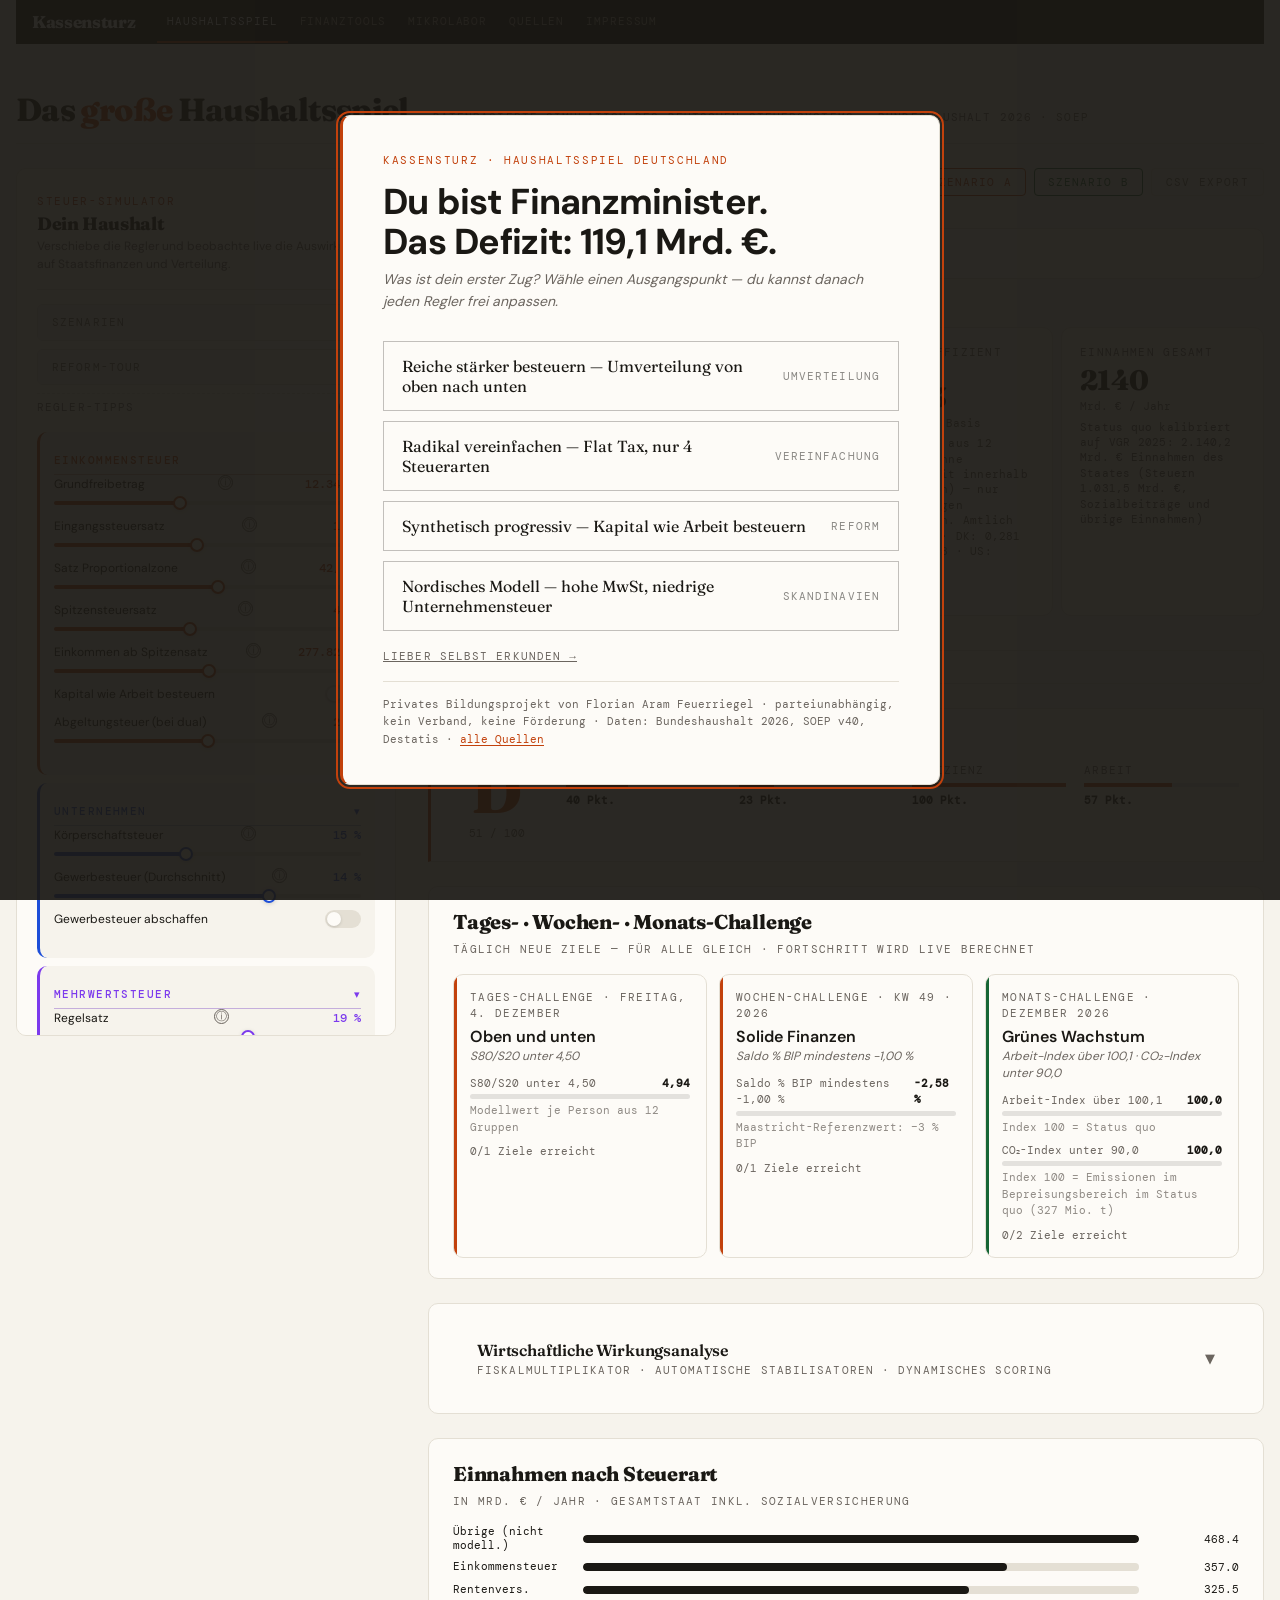
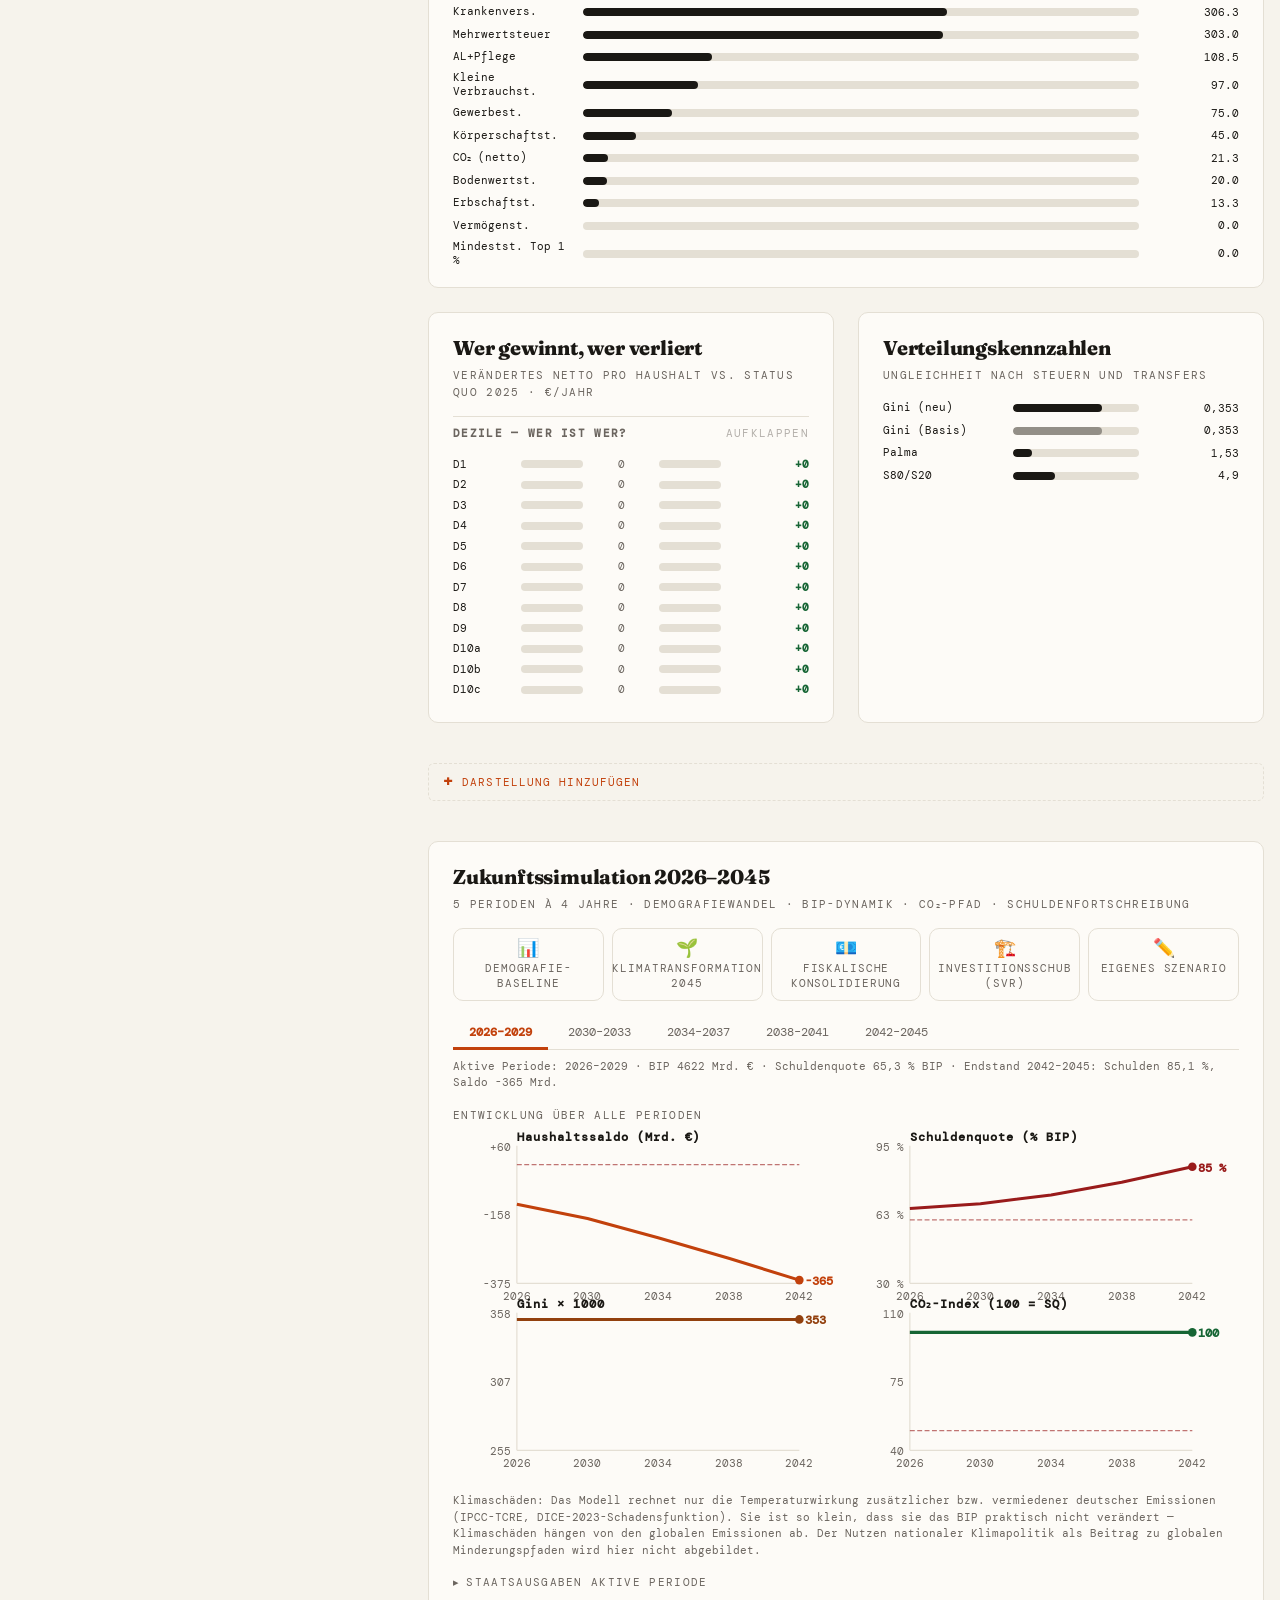
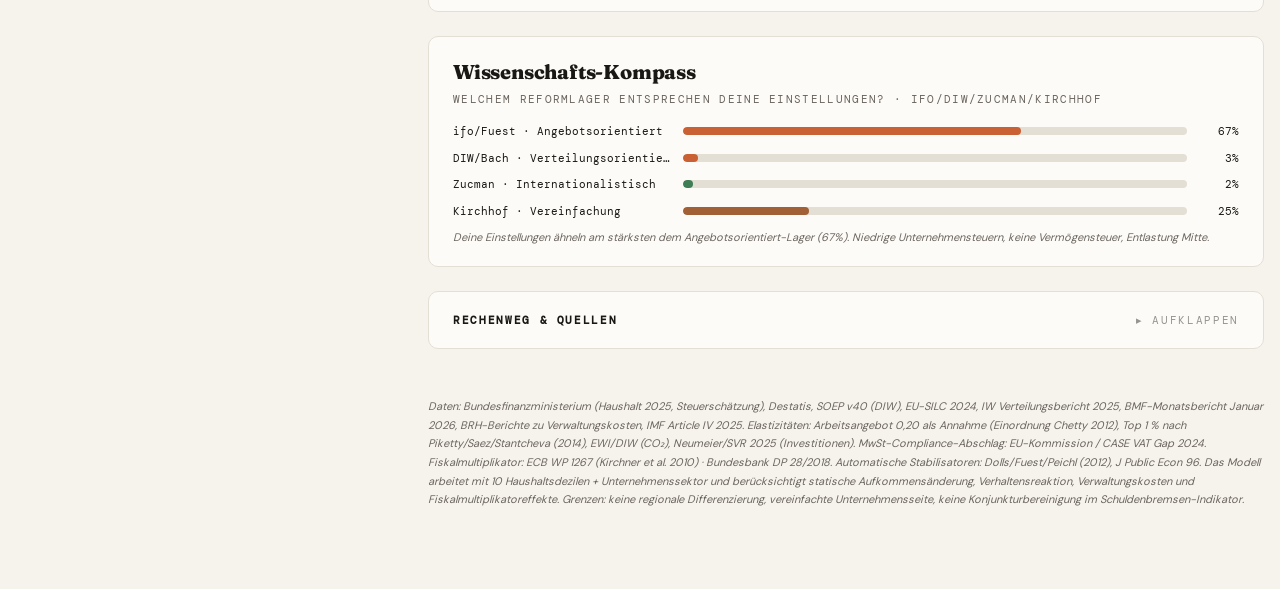
<file: index.html>
<!DOCTYPE html>
<html lang="de">
<head>
<meta charset="UTF-8">
<meta name="viewport" content="width=device-width, initial-scale=1.0">
<meta name="description" content="Simuliere das deutsche Steuersystem: Verschiebe Regler für Einkommensteuer, MwSt und CO₂-Steuer und sieh live, wer gewinnt und wer verliert. Daten aus Bundeshaushalt 2026 und SOEP.">
<meta name="robots" content="index, follow">
<meta name="author" content="Kassensturz">
<link rel="canonical" href="https://kassensturz.org/">
<meta property="og:title" content="Das große Haushaltsspiel – Bundeshaushalt 2026 simulieren">
<meta property="og:description" content="Verschiebe Regler für Steuern und sieh live, wer gewinnt und wer verliert. Datenbasiert mit echten Zahlen aus Bundeshaushalt 2026 und SOEP.">
<meta property="og:type" content="website">
<meta property="og:url" content="https://kassensturz.org/">
<meta property="og:image" content="https://kassensturz.org/docs/haushaltsspiel_screenshot.png">
<meta property="og:image:width" content="2880">
<meta property="og:image:height" content="1800">
<meta property="og:site_name" content="Kassensturz">
<meta property="og:locale" content="de_DE">
<meta name="twitter:card" content="summary_large_image">
<meta name="twitter:title" content="Das große Haushaltsspiel – Bundeshaushalt 2026 simulieren">
<meta name="twitter:description" content="Verschiebe Regler für Steuern und sieh live, wer gewinnt und wer verliert. Datenbasiert mit echten Zahlen aus Bundeshaushalt 2026.">
<meta name="twitter:image" content="https://kassensturz.org/docs/haushaltsspiel_screenshot.png">
<title>Das große Haushaltsspiel – Bundeshaushalt 2026 simulieren | Kassensturz</title>
<script type="application/ld+json">
{
  "@context": "https://schema.org",
  "@type": "WebApplication",
  "name": "Das große Haushaltsspiel",
  "description": "Interaktive Simulation des deutschen Steuersystems mit echten Daten aus Bundeshaushalt 2026 und SOEP.",
  "url": "https://kassensturz.org/",
  "applicationCategory": "EducationalApplication",
  "inLanguage": "de",
  "isAccessibleForFree": true,
  "operatingSystem": "Web",
  "offers": {"@type": "Offer", "price": "0", "priceCurrency": "EUR"},
  "provider": {"@type": "Organization", "name": "Kassensturz", "url": "https://kassensturz.org"}
}
</script>
<script type="application/ld+json">
{
  "@context": "https://schema.org",
  "@type": "WebSite",
  "name": "Kassensturz",
  "url": "https://kassensturz.org",
  "description": "Interaktive Simulatoren für Deutschlands Steuersystem, Bundeshaushalt und Mikroökonomie.",
  "inLanguage": "de",
  "publisher": {"@type": "Organization", "name": "Kassensturz", "url": "https://kassensturz.org"}
}
</script>
<script type="application/ld+json">
{
  "@context": "https://schema.org",
  "@type": "Organization",
  "name": "Kassensturz",
  "url": "https://kassensturz.org",
  "description": "Datenbasierte Plattform für interaktive Steuer- und Haushaltssimulationen. Deutschland 2026. Privates Bildungsprojekt, parteiunabhängig und ohne Förderung.",
  "inLanguage": "de",
  "founder": {"@type": "Person", "name": "Florian Aram Feuerriegel"},
  "hasOfferCatalog": {
    "@type": "OfferCatalog",
    "name": "Kostenlose Tools",
    "itemListElement": [
      {"@type": "Offer", "itemOffered": {"@type": "WebApplication", "name": "Das große Haushaltsspiel", "url": "https://kassensturz.org/"}},
      {"@type": "Offer", "itemOffered": {"@type": "WebApplication", "name": "Finanztools", "url": "https://kassensturz.org/finanz.html"}},
      {"@type": "Offer", "itemOffered": {"@type": "WebApplication", "name": "Mikrolabor", "url": "https://kassensturz.org/mikro.html"}}
    ]
  }
}
</script>
<script type="application/ld+json">
{
  "@context": "https://schema.org",
  "@type": "Dataset",
  "name": "Kassensturz Haushaltsdaten Deutschland 2026",
  "description": "Modellgruppen nach Einkommen, Steueraufkommen, VGR-Summen des Gesamtstaats 2025, Status-quo-Ergebnis des Rechenmodells und gekennzeichnete Annahmen. Erzeugt aus dem Quellcode von kassensturz.org.",
  "url": "https://kassensturz.org/data.json",
  "license": "https://creativecommons.org/licenses/by/4.0/",
  "inLanguage": "de",
  "temporalCoverage": "2026",
  "spatialCoverage": "Deutschland",
  "creator": {"@type": "Organization", "name": "Kassensturz", "url": "https://kassensturz.org"},
  "distribution": {
    "@type": "DataDownload",
    "encodingFormat": "application/json",
    "contentUrl": "https://kassensturz.org/data.json"
  },
  "isBasedOn": [
    {"@type": "CreativeWork", "name": "Bundeshaushalt 2026", "publisher": "Bundesministerium der Finanzen"},
    {"@type": "CreativeWork", "name": "SOEP v40", "publisher": "DIW Berlin"},
    {"@type": "CreativeWork", "name": "Mikrozensus 2024", "publisher": "Destatis"}
  ]
}
</script>
<script type="application/ld+json">
{
  "@context": "https://schema.org",
  "@type": "FAQPage",
  "mainEntity": [
    {
      "@type": "Question",
      "name": "Wie viel Einkommensteuer zahlt man in Deutschland?",
      "acceptedAnswer": {"@type": "Answer", "text": "Der Grundfreibetrag liegt 2026 bei 12.348 €. Darüber greift ein Eingangssteuersatz von 14 %, der progressiv bis zum Spitzensteuersatz von 42 % (ab 69.879 €) steigt. Der Reichensteuersatz von 45 % gilt ab 277.826 €. Kassensturz simuliert die Auswirkungen aller Sätze auf alle Einkommensdezile."}
    },
    {
      "@type": "Question",
      "name": "Wie hoch ist das Staatsdefizit Deutschland 2026?",
      "acceptedAnswer": {"@type": "Answer", "text": "Die Gesamtausgaben des deutschen Staates betragen 2026 rund 1.888 Mrd. €. Die Neuverschuldung des Bundes liegt 2026 bei ca. 98 Mrd. € (ohne Sondervermögen) bzw. ca. 180 Mrd. € (inkl. Sondervermögen für Infrastruktur/Verteidigung). Im Kassensturz-Simulator können Nutzer eigene Steuerszenarien durchspielen, die das Defizit verringern oder erhöhen."}
    },
    {
      "@type": "Question",
      "name": "Was würde eine Vermögenssteuer in Deutschland einbringen?",
      "acceptedAnswer": {"@type": "Answer", "text": "Bei einem steuerpflichtigen Vermögen über 2 Mio. € von ca. 3.500 Mrd. € würde ein Satz von 1 % jährlich rund 35 Mrd. € einbringen. Der Kassensturz-Simulator berechnet verschiedene Szenarien mit unterschiedlichen Freibeträgen und Steuersätzen."}
    },
    {
      "@type": "Question",
      "name": "Wie wirkt die CO₂-Steuer auf unterschiedliche Einkommensgruppen?",
      "acceptedAnswer": {"@type": "Answer", "text": "Die CO₂-Steuer (BEHG) ist regressiv: Niedrigeinkommensbezieher geben einen höheren Anteil ihres Einkommens für Energie aus. Der Kassensturz-Simulator zeigt die Nettobelastung aller 12 Einkommensdezile und ermöglicht den Vergleich mit Entlastungsmaßnahmen wie dem Klimageld."}
    },
    {
      "@type": "Question",
      "name": "Wie ungleich ist die Einkommensverteilung in Deutschland?",
      "acceptedAnswer": {"@type": "Answer", "text": "Der Gini-Koeffizient für Markteinkommen liegt in Deutschland bei ca. 0,50, nach Steuern und Transfers bei ca. 0,29 (SOEP v40, 2024). Das oberste Dezil (D10) hat ein Bruttoeinkommen ab ca. 125.000 €/Jahr, das Top-1-%-Segment ab ca. 277.000 €."}
    },
    {
      "@type": "Question",
      "name": "Was kostet die Rente den deutschen Staat?",
      "acceptedAnswer": {"@type": "Answer", "text": "Die Rentenversicherung hat 2026 Gesamtausgaben von geschätzt ca. 449 Mrd. €, davon trägt der Bund einen Zuschuss von rund 127,8 Mrd. €. Im Kassensturz-Simulator können Beitragssätze und Rentenniveau simuliert werden."}
    }
  ]
}
</script>
<link rel="stylesheet" href="css/fonts.css">
<link rel="stylesheet" href="css/tokens.css">
<link rel="stylesheet" href="css/haushaltsspiel.css">
</head>
<body>
<a class="skip-link" href="#main-content">Zum Inhalt springen</a>
<nav class="site-nav-bar">
  <div class="site-nav-bar-inner">
    <a href="index.html" class="nav-logo">Kassensturz</a>
    <a href="index.html" class="nav-link active">Haushaltsspiel</a>
    <a href="finanz.html" class="nav-link">Finanztools</a>
    <a href="mikro.html" class="nav-link">Mikrolabor</a>
    <a href="quellen.html" class="nav-link">Quellen</a>
    <a href="impressum.html" class="nav-link">Impressum</a>
  </div>
</nav>

<div class="wrap">

<header>
  <h1>Das <em>große</em> Haushaltsspiel</h1>
  <p class="subtitle">Datenbasierte Simulation des deutschen Steuersystems · Bundeshaushalt 2026 · SOEP</p>
</header>

<div class="layout">

  <!-- MOBILE TOGGLE (nur auf kleinen Screens sichtbar) -->
  <button class="mobile-toggle" id="mobile-toggle-btn" type="button" aria-expanded="true" aria-controls="controls-sidebar">
    <span id="mobile-toggle-label">Regler ausblenden</span>
    <span style="font-size:16px" id="mobile-toggle-icon">−</span>
  </button>

  <!-- ============ CONTROLS ============ -->
  <aside class="controls" id="controls-sidebar">

    <!-- SIDEBAR HEAD -->
    <div class="sidebar-head">
      <div class="sidebar-eyebrow">Steuer-Simulator</div>
      <div class="sidebar-title">Dein Haushalt</div>
      <div class="sidebar-desc">Verschiebe die Regler und beobachte live die Auswirkungen auf Staatsfinanzen und Verteilung.</div>
    </div>

    <details class="sidebar-collapsible">
      <summary class="sidebar-collapsible-summary">Szenarien</summary>
      <div class="preset-group">
        <div class="preset-buttons" id="presets">
          <button data-preset="status_quo" class="active">Status&nbsp;Quo&nbsp;2025</button>
          <button data-preset="synthetisch">Synthetisch&nbsp;Progressiv</button>
          <button data-preset="kirchhof">Kirchhof&nbsp;Flat</button>
          <button data-preset="radikal">Stark&nbsp;Umverteilend</button>
          <button data-preset="simpel">5-Steuern-System</button>
          <button data-preset="nordisch">Nordisches&nbsp;Modell</button>
          <button data-preset="koalition27">Koalition&nbsp;2027</button>
          <button data-preset="bge">BGE-Modell</button>
        </div>
      </div>
    </details>

    <!-- REFORM TOURS -->
    <details class="sidebar-collapsible">
      <summary class="sidebar-collapsible-summary">Reform-Tour</summary>
      <div class="tour-buttons" style="padding:4px 0 8px;">
        <button class="tour-btn" onclick="startTour('kirchhof')">Kirchhof-Reform (Flat Tax)</button>
        <button class="tour-btn" onclick="startTour('skandinavisch')">Skandinavisches Modell</button>
        <button class="tour-btn" onclick="startTour('umverteilung')">Starke Umverteilung</button>
      </div>
    </details>

    <!-- Slider-Tipps Toggle -->
    <div class="toggle-row" style="margin-bottom:16px;padding-top:4px;border-top:1px dashed var(--rule);">
      <label for="toggle_slider_tips" style="font-family:'DM Mono',monospace;font-size:var(--fs-micro);text-transform:uppercase;letter-spacing:0.1em;color:var(--muted);">Regler-Tipps</label>
      <input type="checkbox" id="toggle_slider_tips" checked>
    </div>

    <!-- Einkommensteuer -->
    <div class="mod-section ctrl-box" data-mod="est" data-mod-type="control" style="--box-accent:#C2410C">
    <div class="ctrl-section">
    <button type="button" class="ctrl-section-head" data-toggle aria-expanded="true">Einkommensteuer <span class="ctrl-chevron" aria-hidden="true">▾</span></button>
    <div class="ctrl-section-body">
      <div class="slider-row">
        <label for="freibetrag">Grundfreibetrag <span class="value" id="v_freibetrag"></span></label>
        <div class="slider-track" data-accent="#C2410C"><div class="slider-fill"></div><div class="slider-thumb"></div><input type="range" class="styled-slider" id="freibetrag" min="0" max="30000" step="4" data-tastenschritt="500" value="12348"></div>
      </div>
      <div class="slider-row">
        <label for="eingang">Eingangssteuersatz <span class="value" id="v_eingang"></span></label>
        <div class="slider-track" data-accent="#C2410C"><div class="slider-fill"></div><div class="slider-thumb"></div><input type="range" class="styled-slider" id="eingang" min="0" max="30" step="1" value="14"></div>
      </div>
      <div class="slider-row">
        <label for="satz_z4">Satz Proportionalzone <span class="value" id="v_satz_z4"></span></label>
        <div class="slider-track" data-accent="#C2410C"><div class="slider-fill"></div><div class="slider-thumb"></div><input type="range" class="styled-slider" id="satz_z4" min="10" max="70" step="0.1" data-tastenschritt="1" value="42"></div>
      </div>
      <div class="slider-row">
        <label for="spitze">Spitzensteuersatz <span class="value" id="v_spitze"></span></label>
        <div class="slider-track" data-accent="#C2410C"><div class="slider-fill"></div><div class="slider-thumb"></div><input type="range" class="styled-slider" id="spitze" min="25" max="70" step="1" value="45"></div>
      </div>
      <div class="slider-row">
        <label for="grenze">Einkommen ab Spitzensatz <span class="value" id="v_grenze"></span></label>
        <div class="slider-track" data-accent="#C2410C"><div class="slider-fill"></div><div class="slider-thumb"></div><input type="range" class="styled-slider" id="grenze" min="50000" max="500000" step="1" data-tastenschritt="10000" value="277826"></div>
      </div>
      <div class="toggle-row">
        <label for="synthetisch">Kapital wie Arbeit besteuern</label>
        <input type="checkbox" id="synthetisch">
      </div>
      <div class="slider-row" id="row_abgeltung">
        <label for="abgeltung">Abgeltungsteuer (bei dual) <span class="value" id="v_abgeltung"></span></label>
        <div class="slider-track" data-accent="#C2410C"><div class="slider-fill"></div><div class="slider-thumb"></div><input type="range" class="styled-slider" id="abgeltung" min="0" max="50" step="1" value="25"></div>
      </div>
    </div>
    </div>
    </div>

    <!-- Unternehmen -->
    <div class="mod-section ctrl-box" data-mod="kst" data-mod-type="control" style="--box-accent:#1D4ED8">
    <div class="ctrl-section">
    <button type="button" class="ctrl-section-head" data-toggle aria-expanded="true">Unternehmen <span class="ctrl-chevron" aria-hidden="true">▾</span></button>
    <div class="ctrl-section-body">
      <div class="slider-row">
        <label for="kst">Körperschaftsteuer <span class="value" id="v_kst"></span></label>
        <div class="slider-track" data-accent="#1D4ED8"><div class="slider-fill"></div><div class="slider-thumb"></div><input type="range" class="styled-slider" id="kst" min="0" max="35" step="1" value="15"></div>
      </div>
      <div class="slider-row">
        <label for="gewst">Gewerbesteuer (Durchschnitt) <span class="value" id="v_gewst"></span></label>
        <div class="slider-track" data-accent="#1D4ED8"><div class="slider-fill"></div><div class="slider-thumb"></div><input type="range" class="styled-slider" id="gewst" min="0" max="20" step="1" value="14"></div>
      </div>
      <div class="toggle-row">
        <label for="gewst_aus">Gewerbesteuer abschaffen</label>
        <input type="checkbox" id="gewst_aus">
      </div>
    </div>
    </div>
    </div>

    <!-- Mehrwertsteuer -->
    <div class="mod-section ctrl-box" data-mod="mwst" data-mod-type="control" style="--box-accent:#7C3AED">
    <div class="ctrl-section">
    <button type="button" class="ctrl-section-head" data-toggle aria-expanded="true">Mehrwertsteuer <span class="ctrl-chevron" aria-hidden="true">▾</span></button>
    <div class="ctrl-section-body">
      <div class="slider-row">
        <label for="mwst">Regelsatz <span class="value" id="v_mwst"></span></label>
        <div class="slider-track" data-accent="#7C3AED"><div class="slider-fill"></div><div class="slider-thumb"></div><input type="range" class="styled-slider" id="mwst" min="0" max="30" step="1" value="19"></div>
      </div>
      <div class="slider-row">
        <label for="mwst_erm">Ermäßigter Satz <span class="value" id="v_mwst_erm"></span></label>
        <div class="slider-track" data-accent="#7C3AED"><div class="slider-fill"></div><div class="slider-thumb"></div><input type="range" class="styled-slider" id="mwst_erm" min="0" max="19" step="1" value="7"></div>
      </div>
    </div>
    </div>
    </div>

    <!-- CO2 & Klima -->
    <div class="mod-section ctrl-box" data-mod="co2" data-mod-type="control" style="--box-accent:#166534">
    <div class="ctrl-section">
    <button type="button" class="ctrl-section-head" data-toggle aria-expanded="true">CO₂-Steuer · Klimageld <span class="ctrl-chevron" aria-hidden="true">▾</span></button>
    <div class="ctrl-section-body">
      <div class="slider-row">
        <label for="co2">CO₂-Preis <span class="value" id="v_co2"></span></label>
        <div class="slider-track" data-accent="#166534"><div class="slider-fill"></div><div class="slider-thumb"></div><input type="range" class="styled-slider" id="co2" min="0" max="300" step="5" value="65"></div>
      </div>
      <div class="toggle-row">
        <label for="klimageld">Klimageld pro Kopf zurück</label>
        <input type="checkbox" id="klimageld">
      </div>
    </div>
    </div>
    </div>

    <!-- Vermögen & Erbschaft -->
    <div class="mod-section ctrl-box" data-mod="verm" data-mod-type="control" style="display:none;--box-accent:#B45309">
    <div class="ctrl-section">
    <button type="button" class="ctrl-section-head" data-toggle aria-expanded="true">Vermögen · Erbschaft <span class="ctrl-chevron" aria-hidden="true">▾</span></button>
    <div class="ctrl-section-body">
      <div class="slider-row">
        <label for="erb">Erbschaftsteuer (Spitzensatz) <span class="value" id="v_erb"></span></label>
        <div class="slider-track" data-accent="#B45309"><div class="slider-fill"></div><div class="slider-thumb"></div><input type="range" class="styled-slider" id="erb" min="0" max="70" step="1" value="20"></div>
      </div>
      <div class="toggle-row">
        <label for="betriebs">Betriebsvermögen-Ausnahme</label>
        <input type="checkbox" id="betriebs" checked>
      </div>
      <div class="slider-row">
        <label for="boden">Bodenwertsteuer <span class="value" id="v_boden"></span></label>
        <div class="slider-track" data-accent="#B45309"><div class="slider-fill"></div><div class="slider-thumb"></div><input type="range" class="styled-slider" id="boden" min="0" max="3" step="0.1" value="0.4"></div>
      </div>
      <div class="slider-row">
        <label for="verm">Vermögensteuer (ab 2 Mio) <span class="value" id="v_verm"></span></label>
        <div class="slider-track" data-accent="#B45309"><div class="slider-fill"></div><div class="slider-thumb"></div><input type="range" class="styled-slider" id="verm" min="0" max="3" step="0.1" value="0"></div>
      </div>
      <div class="slider-row">
        <label for="zucman">Mindeststeuer Top 1 % (Vermögen) <span class="value" id="v_zucman"></span></label>
        <div class="slider-track" data-accent="#B45309"><div class="slider-fill"></div><div class="slider-thumb"></div><input type="range" class="styled-slider" id="zucman" min="0" max="3" step="0.1" value="0"></div>
      </div>
    </div>
    </div>
    </div>

    <!-- Sozialversicherung -->
    <div class="mod-section ctrl-box" data-mod="sv" data-mod-type="control" style="display:none;--box-accent:#0F766E">
    <div class="ctrl-section">
    <button type="button" class="ctrl-section-head" data-toggle aria-expanded="true">Sozialversicherung <span class="ctrl-chevron" aria-hidden="true">▾</span></button>
    <div class="ctrl-section-body">
      <div class="slider-row">
        <label for="rv">Rente (AN+AG) <span class="value" id="v_rv"></span></label>
        <div class="slider-track" data-accent="#0F766E"><div class="slider-fill"></div><div class="slider-thumb"></div><input type="range" class="styled-slider" id="rv" min="10" max="30" step="0.1" value="18.6"></div>
      </div>
      <div class="slider-row">
        <label for="kv">Krankenversicherung <span class="value" id="v_kv"></span></label>
        <div class="slider-track" data-accent="#0F766E"><div class="slider-fill"></div><div class="slider-thumb"></div><input type="range" class="styled-slider" id="kv" min="8" max="25" step="0.1" value="17.5"></div>
      </div>
      <div class="slider-row">
        <label for="alpf">Arbeitslosen+Pflege <span class="value" id="v_alpf"></span></label>
        <div class="slider-track" data-accent="#0F766E"><div class="slider-fill"></div><div class="slider-thumb"></div><input type="range" class="styled-slider" id="alpf" min="2" max="10" step="0.1" value="6.2"></div>
      </div>
      <div class="slider-row">
        <label for="bbg">Beitr.-Bemessungsgrenze <span class="value" id="v_bbg"></span></label>
        <div class="slider-track" data-accent="#0F766E"><div class="slider-fill"></div><div class="slider-thumb"></div><input type="range" class="styled-slider" id="bbg" min="40000" max="160000" step="50" data-tastenschritt="5000" value="101400"></div>
      </div>
      <div class="toggle-row">
        <label for="buergerv">Bürgerversicherung (alle zahlen)</label>
        <input type="checkbox" id="buergerv">
      </div>
    </div>
    </div>
    </div>

    <!-- BGE -->
    <div class="mod-section ctrl-box" data-mod="bge" data-mod-type="control" style="display:none;--box-accent:#6D28D9">
    <div class="ctrl-section">
    <button type="button" class="ctrl-section-head bge-section collapsed" id="bge-section-title" data-toggle aria-expanded="false">BGE · Grundeinkommen <span class="ctrl-chevron" aria-hidden="true">▾</span></button>
    <div class="ctrl-section-body">
      <div class="bge-slider-wrap">
        <label class="slider-row" for="bge" style="margin-bottom:4px;">
          <span>Monatsbetrag <span class="value" id="v_bge" style="color:var(--accent);font-weight:600;">aus</span></span>
        </label>
        <div class="slider-track" data-accent="#6D28D9"><div class="slider-fill"></div><div class="slider-thumb"></div><input type="range" class="styled-slider" id="bge" min="0" max="2000" step="50" value="0"></div>
        <div style="display:flex;justify-content:space-between;font-family:'DM Mono',monospace;font-size:var(--fs-micro);color:var(--muted);">
          <span>0 €</span><span>1.000 €</span><span>2.000 €</span>
        </div>
      </div>
      <!-- Warnung: BGE > Grundfreibetrag/12 → Staat besteuert eigene Ausgaben -->
      <div id="bge-freibetrag-warning" style="display:none;margin-top:10px;background:rgba(200,64,31,0.1);border-left:3px solid var(--accent);padding:8px 10px;font-family:'DM Mono',monospace;font-size:var(--fs-micro);line-height:1.6;color:var(--ink);">
        <span style="font-weight:600;color:var(--accent);">⚠ Konsistenz-Problem</span><br>
        BGE (<span id="bge-warn-val">—</span> €/M) übersteigt den steuerfreien Grundfreibetrag (<span id="bge-warn-fb">—</span> €/M). Der Staat würde seine eigenen Transferzahlungen mit Einkommensteuer belasten — eine fiskalische Kreisrechnung. Lösung: BGE steuerfrei stellen (§ 3 EStG) oder Freibetrag entsprechend anheben.
      </div>

      <div class="bge-live-cost" id="bge-live-cost">
        <div>Bruttokosten: <strong id="bge-cost-gross">—</strong></div>
        <div class="bge-save">Bürgergeld-Ersatz: <strong id="bge-cost-save">—</strong></div>
        <div class="bge-save">RV-Einsparung: <strong id="bge-cost-rv">—</strong></div>
        <div>Nettokosten: <strong id="bge-cost-net">—</strong></div>
      </div>

      <!-- Rentensystem bei BGE — nur sichtbar wenn BGE > 0 -->
      <div id="bge-rente-box" style="display:none;margin-top:14px;border-top:1px dashed var(--accent);padding-top:12px;">
        <div style="font-family:'DM Mono',monospace;font-size:var(--fs-micro);text-transform:uppercase;letter-spacing:.1em;color:var(--accent);margin-bottom:10px;font-weight:600;">
          Aufstockungs-Rente bei BGE
        </div>
        <div class="slider-row">
          <label for="rente_niveau_gering">Rentenniveau Geringverdiener <span class="value" id="v_rente_niveau_gering"></span></label>
          <div class="slider-track" data-accent="#6D28D9"><div class="slider-fill"></div><div class="slider-thumb"></div><input type="range" class="styled-slider" id="rente_niveau_gering" min="60" max="100" step="5" value="80"></div>
        </div>
        <div class="slider-row">
          <label for="rente_niveau_hoch">Rentenniveau Gutverdiener <span class="value" id="v_rente_niveau_hoch"></span></label>
          <div class="slider-track" data-accent="#6D28D9"><div class="slider-fill"></div><div class="slider-thumb"></div><input type="range" class="styled-slider" id="rente_niveau_hoch" min="30" max="70" step="5" value="50"></div>
        </div>
        <div class="slider-row">
          <label for="rente_grenze">Einkommensgrenze <span class="value" id="v_rente_grenze"></span></label>
          <div class="slider-track" data-accent="#6D28D9"><div class="slider-fill"></div><div class="slider-thumb"></div><input type="range" class="styled-slider" id="rente_grenze" min="20000" max="60000" step="5000" value="35000"></div>
        </div>
        <p style="font-family:'DM Mono',monospace;font-size:var(--fs-micro);color:var(--muted);margin-top:4px;line-height:1.5;">
          BGE = Sockel · Rente = Aufstockung<br>auf % des früheren Nettoeinkommens
        </p>
      </div>

      <p style="font-family:'DM Mono',monospace;font-size:var(--fs-micro);color:var(--muted);margin-top:8px;line-height:1.5;">
        Quellen: DIW Pilot 2024 · RWI 2024<br>ifo Mikrosimulation 2021 (Blömer/Peichl)
      </p>
    </div>
    </div>
    </div>

    <!-- Transfers -->
    <div class="mod-section ctrl-box" data-mod="transfers" data-mod-type="control" style="display:none;--box-accent:#BE185D">
    <div class="ctrl-section">
    <button type="button" class="ctrl-section-head" data-toggle aria-expanded="true">Transfers · Sozialstaat <span class="ctrl-chevron" aria-hidden="true">▾</span></button>
    <div class="ctrl-section-body">
      <div class="slider-row">
        <label for="bg">Bürgergeld-Regelsatz <span class="value" id="v_bg"></span></label>
        <div class="slider-track" data-accent="#BE185D"><div class="slider-fill"></div><div class="slider-thumb"></div><input type="range" class="styled-slider" id="bg" min="0" max="1500" step="1" data-tastenschritt="10" value="563"></div>
      </div>
      <div class="slider-row">
        <label for="kg">Kindergeld <span class="value" id="v_kg"></span></label>
        <div class="slider-track" data-accent="#BE185D"><div class="slider-fill"></div><div class="slider-thumb"></div><input type="range" class="styled-slider" id="kg" min="0" max="500" step="1" data-tastenschritt="5" value="259"></div>
      </div>
      <div class="toggle-row">
        <label for="neg_est">Negative Einkommensteuer</label>
        <input type="checkbox" id="neg_est">
      </div>
    </div>
    </div>
    </div>

    <!-- Staat / Sonstiges -->
    <div class="mod-section ctrl-box" data-mod="kleine" data-mod-type="control" style="display:none;--box-accent:#64748B">
    <div class="ctrl-section">
    <button type="button" class="ctrl-section-head" data-toggle aria-expanded="true">Kleine Verbrauchsteuern <span class="ctrl-chevron" aria-hidden="true">▾</span></button>
    <div class="ctrl-section-body">
      <div class="toggle-row">
        <label for="kleine_st">Energie, Tabak, Kfz etc. behalten</label>
        <input type="checkbox" id="kleine_st" checked>
      </div>
    </div>
    </div>
    </div>

    <!-- Rentenreform -->
    <div class="mod-section ctrl-box" data-mod="renten_ctrl" data-mod-type="control" style="display:none;--box-accent:#EA580C">
    <div class="ctrl-section">
    <button type="button" class="ctrl-section-head collapsed" data-toggle aria-expanded="false">Rentenreform · Generationenkapital <span class="ctrl-chevron" aria-hidden="true">▾</span></button>
    <div class="ctrl-section-body">
      <div class="slider-row">
        <label for="kapitalquote">Fondsquote (% des RV-Aufkommens) <span class="value" id="v_kapitalquote"></span></label>
        <div class="slider-track" data-accent="#EA580C"><div class="slider-fill"></div><div class="slider-thumb"></div><input type="range" class="styled-slider" id="kapitalquote" min="0" max="30" step="1" value="0"></div>
      </div>
      <div class="slider-row">
        <label for="rendite_fonds">Erwartete Jahresrendite <span class="value" id="v_rendite_fonds"></span></label>
        <div class="slider-track" data-accent="#EA580C"><div class="slider-fill"></div><div class="slider-thumb"></div><input type="range" class="styled-slider" id="rendite_fonds" min="2" max="10" step="0.5" value="7"></div>
      </div>
      <div class="slider-row">
        <label for="startjahr">Investition ab Jahr <span class="value" id="v_startjahr"></span></label>
        <div class="slider-track" data-accent="#EA580C"><div class="slider-fill"></div><div class="slider-thumb"></div><input type="range" class="styled-slider" id="startjahr" min="2000" max="2025" step="1" value="2020"></div>
      </div>
    </div>
    </div>
    </div>

    <!-- GKV Reform -->
    <div class="mod-section ctrl-box" data-mod="gkv_ctrl" data-mod-type="control" style="display:none;--box-accent:#0369A1">
    <div class="ctrl-section">
    <button type="button" class="ctrl-section-head collapsed" data-toggle aria-expanded="false">Gesundheitsreform · GKV <span class="ctrl-chevron" aria-hidden="true">▾</span></button>
    <div class="ctrl-section-body">
      <div class="toggle-row">
        <label for="pkv_abschaffen">PKV abschaffen (alle in GKV)</label>
        <input type="checkbox" id="pkv_abschaffen">
      </div>
      <div class="toggle-row">
        <label for="kv_kapital">Kapitalerträge KV-pflichtig</label>
        <input type="checkbox" id="kv_kapital">
      </div>
      <div class="toggle-row">
        <label for="kv_bbg_frei">KV-Beitragsbemessungsgrenze abschaffen</label>
        <input type="checkbox" id="kv_bbg_frei">
      </div>
      <div class="slider-row">
        <label for="anzahl_kv">Anzahl Krankenkassen <span class="value" id="v_anzahl_kv"></span></label>
        <div class="slider-track" data-accent="#0369A1"><div class="slider-fill"></div><div class="slider-thumb"></div><input type="range" class="styled-slider" id="anzahl_kv" min="5" max="105" step="5" value="95"></div>
      </div>
      <div class="slider-row">
        <label for="praevention">Prävention-Invest. (Mrd. €) <span class="value" id="v_praevention"></span></label>
        <div class="slider-track" data-accent="#0369A1"><div class="slider-fill"></div><div class="slider-thumb"></div><input type="range" class="styled-slider" id="praevention" min="0" max="20" step="1" value="0"></div>
      </div>
    </div>
    </div>
    </div>

    <button type="button" class="mod-add-btn" id="mod-add-control-btn" aria-haspopup="dialog">
      <span aria-hidden="true">+</span> Regler-Modul hinzufügen
    </button>

  </aside>

  <!-- ============ DASHBOARD ============ -->
  <main class="dashboard" id="main-content">

    <!-- REFORM TOUR BAR -->
    <div class="reform-tour-bar" id="reform-tour-bar">
      <div class="reform-tour-info">
        <div class="reform-tour-eyebrow" id="reform-tour-eyebrow"></div>
        <div class="reform-tour-title" id="reform-tour-title"></div>
        <div class="reform-tour-desc" id="reform-tour-desc"></div>
      </div>
      <div class="reform-tour-step" id="reform-tour-step"></div>
      <div class="reform-tour-nav">
        <button class="reform-tour-btn" id="reform-tour-back" onclick="tourPrev()">← Zurück</button>
        <button class="reform-tour-btn" id="reform-tour-next" onclick="tourNext()">Weiter →</button>
      </div>
      <button class="reform-tour-close" onclick="endTour()" title="Tour beenden">✕</button>
    </div>

    <div style="display:flex;justify-content:flex-end;gap:8px;margin-bottom:8px;flex-wrap:wrap;">
      <button id="card-btn" class="toolbar-btn-primary">Bild speichern</button>
      <button id="share-btn" class="toolbar-btn">Link kopieren</button>
      <button id="undo-btn" class="toolbar-btn" disabled>Rückgängig</button>
      <button id="save-a-btn" class="scenario-btn scenario-btn-a" title="Klicken um Szenario A zu bearbeiten">Szenario A</button>
      <button id="save-b-btn" class="scenario-btn scenario-btn-b" title="Klicken um Szenario B zu bearbeiten">Szenario B</button>
      <button id="csv-export-btn" class="toolbar-btn">CSV Export</button>
    </div>
    <canvas id="share-canvas"></canvas>
    <!-- Szenario-Vergleich Panel (erscheint wenn A+B gespeichert) -->
    <div id="szenario-panel" style="display:none"></div>

    <details class="about">
      <summary>Wie funktioniert das? (Kurz)</summary>
      <p>Das Modell rechnet mit <strong>10 repräsentativen Haushalten</strong> (Dezile), einem Unternehmenssektor und dem Staat. Alle Startwerte basieren auf Bundeshaushalt 2026, SOEP-Einkommensdezilen, EU-SILC und BMF-Steuerstatistik.</p>
      <p>Jede Änderung löst drei Berechnungen aus: (1) <strong>statische Aufkommensänderung</strong> — wie viel Steuer kommt bei unveränderten Verhalten rein; (2) <strong>Verhaltensreaktion</strong> — Haushalte passen Arbeit/Konsum über Elastizitäten aus der Literatur an; (3) <strong>Verwaltungskosten</strong> je Steuerart nach Schätzungen von BRH/OECD.</p>
      <p>Das ist ein <em>Lerntool</em>, kein Prognosemodell. Es zeigt Größenordnungen und Trade-offs, nicht präzise Vorhersagen. Vergleich: Echte Mikrosimulation wie EUROMOD hat ~20.000 Haushalte und dynamische Effekte.</p>
    </details>

    <!-- KPI TOP ROW -->
    <!-- KONTEXT — welcher Modus und welche Periode diese Zahlen erzeugt hat.
         Lag vorher in der Sidebar bzw. 2500px weiter unten. -->
    <div class="kpi-context">
      <div class="scenario-mode-bar" id="scenario-mode-bar">
        <span class="scenario-mode-bar-dot" aria-hidden="true"></span>
        <span id="scenario-mode-label">Szenario A aktiv</span>
        <button class="scenario-mode-bar-exit" type="button" aria-label="Szenario-Modus verlassen" onclick="exitScenarioMode()">✕</button>
      </div>
      <div class="periode-bar" id="periode-bar" hidden>
        <span class="periode-bar-label">Aktive Periode</span>
        <strong id="periode-bar-value">—</strong>
      </div>
    </div>
    <div class="kpi-grid" id="kpi-grid">
      <!-- 4 primäre KPIs — immer sichtbar -->
      <div class="kpi" id="kpi_card_saldo">
        <div class="kpi-label">Staatssaldo</div>
        <div class="kpi-value" id="kpi_saldo">—</div>
        <div class="kpi-delta" id="kpi_saldo_d">—</div>
        <div class="kpi-bench" id="kpi_saldo_bench"></div>
      </div>
      <div class="kpi" id="kpi_card_sbremse">
        <div class="kpi-label">Defizitquote (Maastricht)</div>
        <div class="kpi-value" id="kpi_sbremse" style="font-size:22px">—</div>
        <div class="kpi-delta" id="kpi_sbremse_d">Saldo Gesamtstaat / BIP</div>
        <div class="kpi-bench">Referenzwert −3 % BIP (Art. 126 AEUV). Die Schuldenbremse (Art. 109, 115 GG) gilt strukturell für Bund und Länder, seit 2025 mit Ausnahme für Verteidigung über 1 % BIP und 0,35 % BIP für die Länder — im Modell nicht abbildbar.</div>
      </div>
      <div class="kpi" id="kpi_card_gini">
        <div class="kpi-label">Gini-Koeffizient (Modell)</div>
        <div class="kpi-value" id="kpi_gini">—</div>
        <div class="kpi-delta" id="kpi_gini_d">—</div>
        <div class="kpi-bench" id="kpi_gini_bench"></div>
      </div>
      <div class="kpi" id="kpi_card_einn">
        <div class="kpi-label">Einnahmen gesamt</div>
        <div class="kpi-value" id="kpi_einn">—</div>
        <div class="kpi-delta neutral">Mrd. € / Jahr</div>
        <div class="kpi-bench" id="kpi_einn_bench"></div>
      </div>
      <div class="kpi kpi-secondary" id="kpi_card_admin">
        <div class="kpi-label">Verwaltungskosten</div>
        <div class="kpi-value" id="kpi_admin">—</div>
        <div class="kpi-delta" id="kpi_admin_d">—</div>
        <div class="kpi-bench" id="kpi_admin_bench"></div>
      </div>
      <div class="kpi kpi-secondary" id="kpi_card_nst">
        <div class="kpi-label">Aktive Steuerarten</div>
        <div class="kpi-value" id="kpi_nst">—</div>
        <div class="kpi-delta neutral">Anzahl</div>
        <div class="kpi-bench" id="kpi_nst_bench"></div>
      </div>
      <div class="kpi kpi-secondary" id="kpi_card_arb">
        <div class="kpi-label">Arbeitsangebot</div>
        <div class="kpi-value" id="kpi_arb">—</div>
        <div class="kpi-delta" id="kpi_arb_d">vs. Basis</div>
        <div class="kpi-bench" id="kpi_arb_bench"></div>
      </div>
      <div class="kpi kpi-secondary" id="kpi_card_armut">
        <div class="kpi-label">Armutsrisikoquote</div>
        <div class="kpi-value" id="kpi_armut">—</div>
        <div class="kpi-delta" id="kpi_armut_d">—</div>
        <div class="kpi-bench" id="kpi_armut_bench"></div>
      </div>
      <div class="kpi kpi-secondary" id="kpi_card_schuld">
        <div class="kpi-label">Schuldenquote Δ/Jahr</div>
        <div class="kpi-value" id="kpi_schuld">—</div>
        <div class="kpi-delta" id="kpi_schuld_d">% des BIP</div>
        <div class="kpi-bench" id="kpi_schuld_bench"></div>
      </div>
      <div class="kpi kpi-secondary" id="kpi_card_dwl">
        <div class="kpi-label">Wohlfahrtsverlust</div>
        <div class="kpi-value" id="kpi_dwl">—</div>
        <div class="kpi-delta" id="kpi_dwl_d">Mrd. € / Jahr</div>
        <div class="kpi-bench" id="kpi_dwl_bench"></div>
      </div>
      <div class="kpi kpi-secondary" id="kpi_card_zins">
        <div class="kpi-label">Zinslastquote</div>
        <div class="kpi-value" id="kpi_zins">—</div>
        <div class="kpi-delta" id="kpi_zins_d">Cent je Steuer-€</div>
        <div class="kpi-bench" id="kpi_zins_bench"></div>
      </div>
    </div>

    <button class="kpi-more-btn" id="kpi-more-toggle" type="button"
            aria-expanded="false" aria-controls="kpi-grid" onclick="toggleKPIMore()">7 weitere Kennzahlen <span id="kpi-more-chevron" aria-hidden="true">▾</span></button>

    <!-- GESAMTNOTE / SCORE PANEL -->
    <div class="score-panel" id="score-panel">
      <div class="score-left">
        <div class="score-label-tag">Gesamtnote</div>
        <div class="score-grade" id="score-grade">—</div>
        <div class="score-number" id="score-number">— / 100</div>
      </div>
      <div class="score-dims" id="score-dims"></div>
    </div>

    <!-- BGE IMPACT PANEL (nur wenn BGE > 0) -->
    <div class="bge-impact-panel" id="bge-impact-panel" style="display:none">
      <div style="display:flex;justify-content:space-between;align-items:baseline;flex-wrap:wrap;gap:8px;">
        <div>
          <h2>Grundeinkommen — Wirkungsanalyse</h2>
          <div class="panel-sub">Fiskalische und soziale Effekte · basierend auf Mikrosimulation</div>
        </div>
        <span id="bge-panel-badge" style="font-family:'DM Mono',monospace;font-size:var(--fs-micro);text-transform:uppercase;letter-spacing:.12em;padding:4px 10px;background:var(--accent);color:var(--paper);">— €/Monat</span>
      </div>
      <div class="bge-kpi-row" id="bge-kpi-row"></div>
      <div class="bge-financing-bar">
        <span class="bge-financing-label">Finanzierungslücke:</span>
        <div class="bge-financing-track"><div class="bge-financing-fill" id="bge-fin-fill" style="width:0%"></div></div>
        <span class="bge-financing-pct" id="bge-fin-pct">—</span>
      </div>
      <div class="bge-source-note">Quellen: RWI 2024 · DIW Pilotprojekt Grundeinkommen 2021–2024 · ifo Mikrosimulation (Blömer/Peichl 2021) · ZEW Heim et al.</div>
    </div>

    <div class="warning-box" id="warnbox" style="display:none">
      <strong>Hinweis</strong>
      <span id="warntext"></span>
    </div>

    <!-- CHALLENGES -->
    <div class="panel" id="challenges-panel">
      <h2>Tages- · Wochen- · Monats-Challenge</h2>
      <div class="panel-sub">Täglich neue Ziele — für alle gleich · Fortschritt wird live berechnet</div>
      <div class="challenge-grid" id="challenges-grid" style="margin-top:16px"></div>
    </div>

    <!-- WIRTSCHAFTLICHE WIRKUNGSANALYSE -->
    <details class="panel panel-collapsible" data-mod="wirk">
      <summary>
        <div class="summary-left">
          <div>
            <h2>Wirtschaftliche Wirkungsanalyse</h2>
            <div class="panel-sub">Fiskalmultiplikator · Automatische Stabilisatoren · Dynamisches Scoring</div>
          </div>
        </div>
        <span class="summary-chevron">▼</span>
      </summary>
      <div class="panel-body">
        <div class="bars" id="wirk_bars" style="margin-top:16px"></div>
        <p style="font-size:11px;color:var(--muted);margin-top:10px;font-style:italic;">BIP-Impuls: Saldoänderung × 0,65 (kurzfristiger Steuer-/Transfermultiplikator nach Gechert 2015). Automatische Stabilisatoren: Anteil eines Rückgangs der Markteinkommen um 5 %, den Steuern und Abgaben auffangen (Dolls/Fuest/Peichl 2012, J Public Econ 96). Dyn. Scoring: verhaltensbedingte Aufkommensreaktion (Neumeier/SVR 2025). Quellen: Gechert (2015) Oxford Economic Papers · Dolls/Fuest/Peichl (2012) · Elmendorf/Hubbard/Williams 2024</p>
      </div>
    </details>

    <!-- EINNAHMEN NACH STEUERART -->
    <div class="panel" data-mod="einnahmen">
      <h2>Einnahmen nach Steuerart</h2>
      <div class="panel-sub">in Mrd. € / Jahr · Gesamtstaat inkl. Sozialversicherung</div>
      <div class="bars" id="revenue_bars"></div>
    </div>

    <div class="two-col" data-mod="haushalt">
      <!-- HAUSHALTSWIRKUNG -->
      <div class="panel">
        <h2>Wer gewinnt, wer verliert</h2>
        <div class="panel-sub">Verändertes Netto pro Haushalt vs. Status Quo 2025 · €/Jahr</div>
        <details class="dezil-legend">
          <summary>Dezile — wer ist wer? <span class="dezil-legend-hint">aufklappen</span></summary>
          <div class="dezil-legend-body">
            <div class="dezil-legend-grid">
              <span class="dlg-head">Dezil</span><span class="dlg-head">∅ Brutto/Monat</span><span class="dlg-head">Einkommensgruppe</span>
              <span>D1</span><span>~1.170 €</span><span>unterste 10 %</span>
              <span>D2</span><span>~1.750 €</span><span>10–20 %</span>
              <span>D3</span><span>~2.250 €</span><span>20–30 %</span>
              <span>D4</span><span>~2.750 €</span><span>30–40 %</span>
              <span>D5</span><span>~3.330 €</span><span>40–50 % · Median</span>
              <span>D6</span><span>~4.000 €</span><span>50–60 %</span>
              <span>D7</span><span>~4.830 €</span><span>60–70 %</span>
              <span>D8</span><span>~6.000 €</span><span>70–80 %</span>
              <span>D9</span><span>~7.920 €</span><span>80–90 %</span>
              <span>D10a</span><span>~10.420 €</span><span>90–95 %</span>
              <span>D10b</span><span>~18.330 €</span><span>95–99 %</span>
              <span>D10c</span><span>~58.330 €</span><span>Top 1 %</span>
            </div>
            <p class="dezil-legend-note">∅ Bruttoeinkommen im Modell (SOEP v40). D10 ist in drei Gruppen aufgespalten: P90–95, P95–99 und Top 1 %.</p>
          </div>
        </details>
        <div class="divergent-chart" id="household_chart"></div>
      </div>

      <!-- VERTEILUNGSKENNZAHLEN -->
      <div class="panel">
        <h2>Verteilungskennzahlen</h2>
        <div class="panel-sub">Ungleichheit nach Steuern und Transfers</div>
        <div class="bars" id="distrib_bars"></div>
      </div>
    </div>

    <div class="two-col" data-mod="belastung" style="display:none">
      <!-- STEUERBELASTUNG JE DEZIL -->
      <div class="panel">
        <h2>Gesamtbelastung pro Dezil</h2>
        <div class="panel-sub">Steuern + SV-Beiträge − Transfers, in % des Bruttoeinkommens</div>
        <div class="bars" id="burden_bars"></div>
      </div>

      <!-- VERHALTENSEFFEKTE -->
      <div class="panel">
        <h2>Geschätzte Verhaltenseffekte</h2>
        <div class="panel-sub">Index 100 = Status Quo · Elastizitäten aus empir. Literatur</div>
        <div class="bars" id="behavior_bars"></div>
      </div>
    </div>

    <!-- EST-TARIFKURVE -->
    <div class="panel" data-mod="est_kurve" style="display:none">
      <h2>Einkommensteuer-Tarifkurve</h2>
      <div class="panel-sub">Grenz- und Effektivsteuersatz nach aktuellem Tarif · nur ESt (ohne SV)</div>
      <div id="est_kurve"></div>
    </div>

    <!-- LAFFER-KURVE -->
    <div class="panel" data-mod="laffer" style="display:none">
      <h2>Laffer-Kurve</h2>
      <div class="panel-sub">Gesamteinnahmen vs. Spitzensteuersatz (Zone 5) · alle anderen Parameter wie eingestellt · Top-1-%-Gruppe mit Pareto-Rand (Annahme a = 1,6) und Verhaltensreaktion</div>
      <div id="laffer_chart"></div>
      <p style="font-size:11px;color:var(--muted);margin-top:10px;font-style:italic;">Das Aufkommensmaximum ist kein optimaler Steuersatz: Verteilungsziele und Wohlfahrtsgewichte sind nicht berücksichtigt. Das Maximum hängt stark von der angenommenen Elastizität und dem Pareto-Parameter ab. Für Deutschland mit Splitting ermitteln Bach/Corneo/Steiner (2012) einen optimalen Spitzensatz von rund 2/3. Quellen: Saez (2001), Diamond/Saez (2011), Piketty/Saez/Stantcheva (2014), Bach/Corneo/Steiner (2012).</p>
    </div>

    <div class="two-col" data-mod="metr" style="display:none">
      <!-- METR -->
      <div class="panel">
        <h2>Grenzabgabensatz (METR) je Dezil</h2>
        <div class="panel-sub">ESt-Grenzsteuersatz + SV (AN) + Transfer-Entzug — zeigt Arbeitsanreize</div>
        <div class="bars" id="metr_bars"></div>
        <p style="font-size:11px;color:var(--muted);margin-top:12px;font-style:italic;">D1–D2: Bürgergeld-Anrechnung (§ 11b SGB II) erhöht METR deutlich. Hoher METR = schwacher Anreiz, mehr zu arbeiten.</p>
      </div>

      <!-- EINKOMMENSVERTEILUNG VISUALISIERUNG -->
      <div class="panel">
        <h2>Einkommensverteilung nach Dezil</h2>
        <div class="panel-sub">Netto-Einkommen pro Haushalt · mit Armutsgrenze (60 % Median)</div>
        <div id="income_dist_chart"></div>
      </div>
    </div>

    <!-- RENTEN & GKV PANEL — display controlled by renderRenten(), no data-mod -->
    <div class="panel" id="renten-panel">
      <h2>Rentenreform · Generationenkapital &amp; GKV</h2>
      <div class="panel-sub">Historische Was-wäre-wenn-Analyse · Beitragssatzprojektion 2025–2045 · GKV-Strukturreformen</div>
      <div id="renten_kpis" class="kpi-grid" style="margin-bottom:16px;border:none;background:transparent;gap:8px;grid-template-columns:repeat(auto-fit,minmax(160px,1fr))"></div>
      <div class="two-col" style="margin-top:8px;">
        <div>
          <div style="font-family:'DM Mono',monospace;font-size:var(--fs-micro);text-transform:uppercase;letter-spacing:.12em;color:var(--muted);margin-bottom:8px;">Kapitalstockaufbau (Mrd. €)</div>
          <div id="kapitalstock_chart"></div>
        </div>
        <div>
          <div style="font-family:'DM Mono',monospace;font-size:var(--fs-micro);text-transform:uppercase;letter-spacing:.12em;color:var(--muted);margin-bottom:8px;">RV-Beitragssatz Projektion 2025–2045 (%)</div>
          <div id="beitrag_proj_chart"></div>
        </div>
      </div>
      <div id="gkv_panel" style="margin-top:20px;"></div>
    </div>

    <!-- SCHULDENQUOTENPFAD -->
    <div class="panel" data-mod="schulden" style="display:none">
      <h2>Schuldenquotenpfad 2025–2045</h2>
      <div class="panel-sub">Projektion bei konstantem Primärsaldo · Maastricht-Grenze 60 % · BIP-Wachstum 1,5 % nominal</div>
      <div id="schulden_pfad_chart"></div>
    </div>

    <button type="button" class="mod-add-btn mod-add-result" id="mod-add-result-btn" aria-haspopup="dialog">
      <span aria-hidden="true">+</span> Darstellung hinzufügen
    </button>


    <!-- ZUKUNFTSSIMULATION -->
    <div class="panel" id="zukunft-panel">
      <h2>Zukunftssimulation 2026–2045</h2>
      <div class="panel-sub">5 Perioden à 4 Jahre · Demografiewandel · BIP-Dynamik · CO₂-Pfad · Schuldenfortschreibung</div>

      <!-- Szenario-Picker -->
      <div id="zukunft-szenarien" class="zukunft-szenarien-grid"></div>

      <!-- Perioden-Timeline -->
      <div class="perioden-timeline" id="perioden-timeline">
        <button class="perioden-tab active" data-periode="0">2026–2029</button>
        <button class="perioden-tab" data-periode="1">2030–2033</button>
        <button class="perioden-tab" data-periode="2">2034–2037</button>
        <button class="perioden-tab" data-periode="3">2038–2041</button>
        <button class="perioden-tab" data-periode="4">2042–2045</button>
      </div>
      <div class="perioden-hint" id="perioden-hint">Passe die Regler für die aktive Periode an — Änderungen propagieren automatisch in die Folgeperioden.</div>

      <!-- KPI-Zeitreihen -->
      <div style="margin-top:16px;">
        <div style="font-family:'DM Mono',monospace;font-size:var(--fs-micro);text-transform:uppercase;letter-spacing:.12em;color:var(--muted);margin-bottom:8px;">Entwicklung über alle Perioden</div>
        <div id="zeitreihe_chart"></div>
        <p class="perioden-hint" id="klima-hinweis">Klimaschäden: Das Modell rechnet nur die Temperaturwirkung zusätzlicher bzw. vermiedener deutscher Emissionen (IPCC-TCRE, DICE-2023-Schadensfunktion). Sie ist so klein, dass sie das BIP praktisch nicht verändert — Klimaschäden hängen von den globalen Emissionen ab. Der Nutzen nationaler Klimapolitik als Beitrag zu globalen Minderungspfaden wird hier nicht abgebildet.</p>
      </div>

      <!-- Staatsausgaben je Periode -->
      <details class="zukunft-ausgaben-details" style="margin-top:16px;">
        <summary style="font-family:'DM Mono',monospace;font-size:var(--fs-micro);text-transform:uppercase;letter-spacing:.12em;color:var(--muted);cursor:pointer;list-style:none;display:flex;align-items:center;gap:6px;">
          <span id="ausgaben-chevron" style="transition:transform .2s;">▸</span> Staatsausgaben aktive Periode
        </summary>
        <div style="margin-top:10px;"><div id="staatsausgaben_chart"></div></div>
      </details>
    </div>

    <!-- Wissenschafts-Kompass -->
    <div class="panel" id="wissenschafts-panel">
      <h2>Wissenschafts-Kompass</h2>
      <div class="panel-sub">Welchem Reformlager entsprechen deine Einstellungen? · ifo/DIW/Zucman/Kirchhof</div>
      <div id="wissenschafts_bars"></div>
      <p id="wissenschafts_note" style="font-size:11px;color:var(--muted);margin-top:10px;font-style:italic;"></p>
    </div>

    <details class="panel rw-details" id="rw-details">
      <summary>
        Rechenweg &amp; Quellen
        <span class="rw-hint">▸ aufklappen</span>
      </summary>
      <div class="rw-body" id="rw-body"></div>
    </details>

    <p class="footer-note">
      Daten: Bundesfinanzministerium (Haushalt 2025, Steuerschätzung), Destatis, SOEP v40 (DIW), EU-SILC 2024, IW Verteilungsbericht 2025, BMF-Monatsbericht Januar 2026, BRH-Berichte zu Verwaltungskosten, IMF Article IV 2025. Elastizitäten: Arbeitsangebot 0,20 als Annahme (Einordnung Chetty 2012), Top 1 % nach Piketty/Saez/Stantcheva (2014), EWI/DIW (CO₂), Neumeier/SVR 2025 (Investitionen). MwSt-Compliance-Abschlag: EU-Kommission / CASE VAT Gap 2024. Fiskalmultiplikator: ECB WP 1267 (Kirchner et al. 2010) · Bundesbank DP 28/2018. Automatische Stabilisatoren: Dolls/Fuest/Peichl (2012), J Public Econ 96. Das Modell arbeitet mit 10 Haushaltsdezilen + Unternehmenssektor und berücksichtigt statische Aufkommensänderung, Verhaltensreaktion, Verwaltungskosten und Fiskalmultiplikatoreffekte. Grenzen: keine regionale Differenzierung, vereinfachte Unternehmensseite, keine Konjunkturbereinigung im Schuldenbremsen-Indikator.
    </p>

  </main>
</div>
</div>

<div id="tt-popup" class="tt-popup" hidden>
  <span id="tt-title" class="tt-title"></span>
  <span id="tt-text"></span>
  <span id="tt-quelle" class="tt-quelle"></span>
</div>


<!-- CARD STYLE PICKER MODAL -->
<div class="csp-backdrop" id="csp-modal" style="display:none" onclick="if(event.target===this)closeCardModal()">
  <div class="csp-picker">
    <div class="csp-head">
      <span class="csp-title">Format & Stil wählen</span>
      <button class="csp-close" onclick="closeCardModal()">✕</button>
    </div>
    <div class="csp-formats">
      <button class="csp-fmt" onclick="pickCardStyle('landscape')">
        <div class="csp-preview-wrap">
          <div class="csp-preview csp-landscape" id="csp-prev-landscape"></div>
        </div>
        <div class="csp-fmt-name">Querformat</div>
        <div class="csp-fmt-plat">Twitter · X<br>LinkedIn · Facebook</div>
      </button>
      <button class="csp-fmt" onclick="pickCardStyle('square')">
        <div class="csp-preview-wrap">
          <div class="csp-preview csp-square" id="csp-prev-square"></div>
        </div>
        <div class="csp-fmt-name">Quadrat</div>
        <div class="csp-fmt-plat">Instagram · Facebook<br>1080 × 1080</div>
      </button>
      <button class="csp-fmt" onclick="pickCardStyle('story')">
        <div class="csp-preview-wrap">
          <div class="csp-preview csp-story" id="csp-prev-story"></div>
        </div>
        <div class="csp-fmt-name">Story</div>
        <div class="csp-fmt-plat">Instagram Story<br>TikTok · Reels</div>
      </button>
    </div>
    <hr class="csp-divider">
    <div class="csp-theme-row">
      <span class="csp-theme-label">Stil:</span>
      <button class="csp-theme-btn active" id="csp-dark" onclick="setCardTheme('dark')">Dunkel</button>
      <button class="csp-theme-btn" id="csp-light" onclick="setCardTheme('light')">Hell</button>
      <span class="csp-hint">Klicke ein Format um sofort zu speichern</span>
    </div>
  </div>
</div>

<!-- ONBOARDING OVERLAY -->
<div class="onboarding-overlay" id="onboarding-overlay" style="display:none"
     role="dialog" aria-modal="true" aria-labelledby="onboarding-title">
  <div class="onboarding-card" tabindex="-1">
    <div class="onboarding-eyebrow">Kassensturz · Haushaltsspiel Deutschland</div>
    <div class="onboarding-title" id="onboarding-title">Du bist Finanzminister.<br><span id="onboarding-lage">—</span></div>
    <div class="onboarding-sub">Was ist dein erster Zug? Wähle einen Ausgangspunkt — du kannst danach jeden Regler frei anpassen.</div>
    <div class="onboarding-choices">
      <button class="onboarding-choice" onclick="startWith('radikal')">
        Reiche stärker besteuern — Umverteilung von oben nach unten
        <span class="onboarding-choice-tag">Umverteilung</span>
      </button>
      <button class="onboarding-choice" onclick="startWith('kirchhof')">
        Radikal vereinfachen — Flat Tax, nur 4 Steuerarten
        <span class="onboarding-choice-tag">Vereinfachung</span>
      </button>
      <button class="onboarding-choice" onclick="startWith('synthetisch')">
        Synthetisch progressiv — Kapital wie Arbeit besteuern
        <span class="onboarding-choice-tag">Reform</span>
      </button>
      <button class="onboarding-choice" onclick="startWith('nordisch')">
        Nordisches Modell — hohe MwSt, niedrige Unternehmensteuer
        <span class="onboarding-choice-tag">Skandinavien</span>
      </button>
    </div>
    <button class="onboarding-skip" onclick="closeOnboarding()">Lieber selbst erkunden →</button>
    <p class="onboarding-independence">Privates Bildungsprojekt von Florian Aram Feuerriegel · parteiunabhängig, kein Verband, keine Förderung · Daten: Bundeshaushalt 2026, SOEP v40, Destatis · <a href="quellen.html">alle Quellen</a></p>
  </div>
</div>

<!-- SLIDER TOOLTIP -->
<div class="slider-tooltip" id="slider-tooltip"></div>

<!-- MODUL-PICKER OVERLAY -->
<div class="mod-overlay" id="mod-overlay">
  <div class="mod-drawer">
    <div class="mod-drawer-head">
      <div>
        <div class="mod-drawer-title" id="mod-drawer-title">Module hinzufügen</div>
        <div class="mod-drawer-sub" id="mod-drawer-sub">Wähle was du zur Simulation hinzufügen möchtest</div>
      </div>
      <button class="mod-drawer-close" id="mod-drawer-close-btn">✕</button>
    </div>
    <div class="mod-grid" id="mod-grid"></div>
  </div>
</div>

<script type="module" src="js/haushaltsspiel.js"></script>
</body>
</html>
</file>
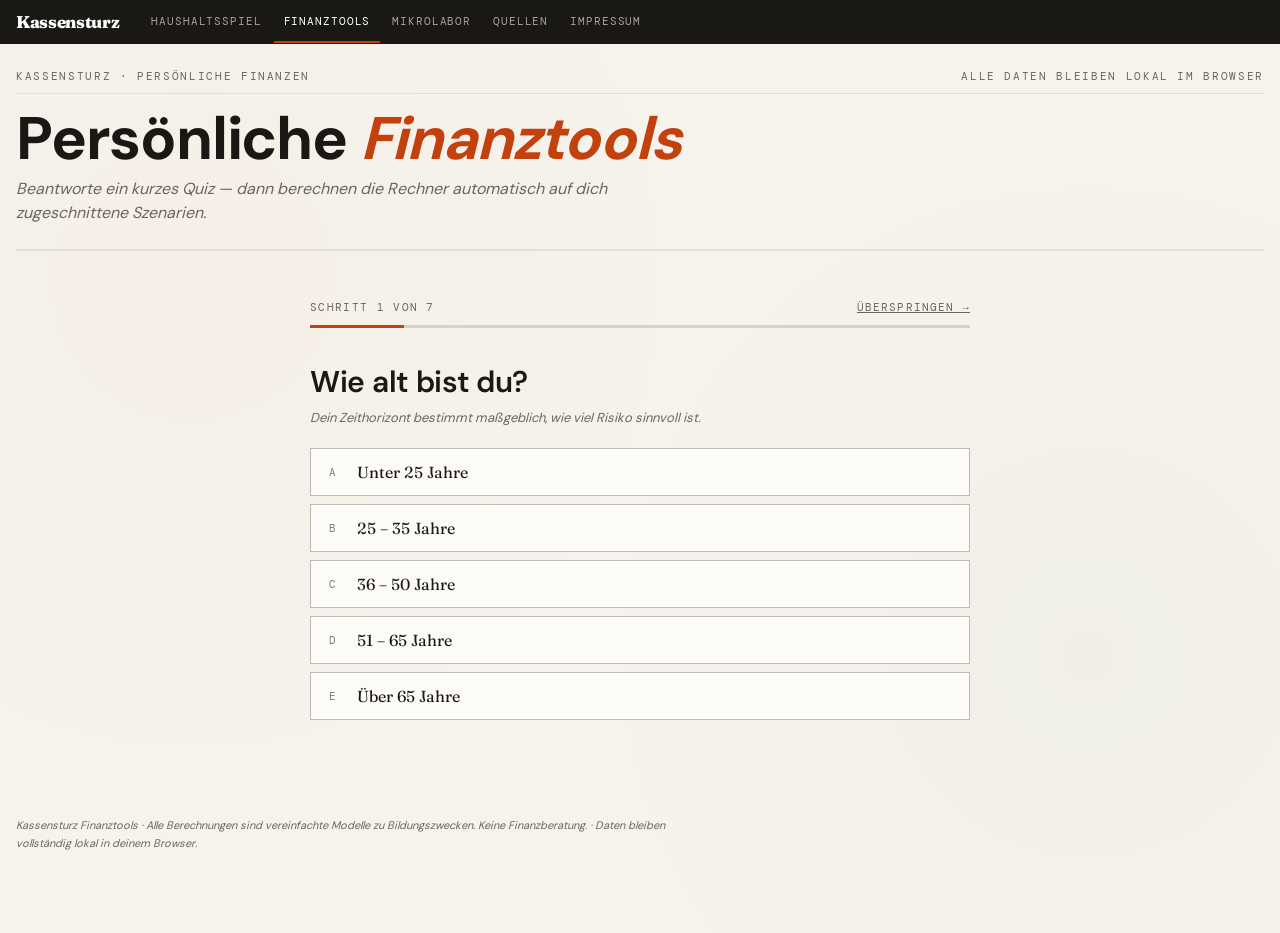
<file: finanz.html>
<!DOCTYPE html>
<html lang="de">
<head>
<meta charset="UTF-8">
<meta name="viewport" content="width=device-width, initial-scale=1.0">
<meta name="description" content="Kostenlose Finanzrechner für Deutschland: Kreditrechner, Rentenrechner, Inflationsrechner und mehr. Datenbasiert, ohne Anmeldung.">
<meta name="robots" content="index, follow">
<meta name="author" content="Kassensturz">
<link rel="canonical" href="https://kassensturz.org/finanz.html">
<meta property="og:title" content="Finanztools – Kredit, Rente & Inflation berechnen | Kassensturz">
<meta property="og:description" content="Kostenlose Finanzrechner für Deutschland: Kreditrechner, Rentenrechner, Inflationsrechner. Datenbasiert und ohne Werbung.">
<meta property="og:type" content="website">
<meta property="og:url" content="https://kassensturz.org/finanz.html">
<meta property="og:image" content="https://kassensturz.org/docs/haushaltsspiel_screenshot.png">
<meta property="og:site_name" content="Kassensturz">
<meta property="og:locale" content="de_DE">
<meta name="twitter:card" content="summary_large_image">
<meta name="twitter:title" content="Finanztools – Kredit, Rente & Inflation berechnen | Kassensturz">
<meta name="twitter:description" content="Kostenlose Finanzrechner für Deutschland. Datenbasiert, ohne Anmeldung.">
<meta name="twitter:image" content="https://kassensturz.org/docs/haushaltsspiel_screenshot.png">
<title>Finanztools – Kredit, Rente & Inflation berechnen | Kassensturz</title>
<link rel="stylesheet" href="css/fonts.css">
<link rel="stylesheet" href="css/tokens.css">
<style>
  /* Palette, Typo, Fokus und Nav: css/tokens.css.
     Hier nur die Datenreihen-Akzente dieser Seite. */
  :root {
    --accent2: #1e5f3a;
    --accent3: #2a4d7a;
  }
  body {
    background-image:
      radial-gradient(circle at 15% 30%, rgba(194,65,12,0.025) 0%, transparent 40%),
      radial-gradient(circle at 85% 70%, rgba(22,101,52,0.025) 0%, transparent 40%);
    min-height: 100vh;
    padding: 0 0 80px;
  }
  .wrap { max-width: 1300px; margin: 0 auto; padding: 0 16px; }

  /* ── SITE NAV ── */

  /* ── HEADER ── */
  header {
    border-bottom: 2px solid var(--rule);
    padding: 24px 0 24px;
    margin-bottom: 40px;
  }
  .masthead {
    display: flex;
    justify-content: space-between;
    align-items: baseline;
    font-family: var(--ff-mono);
    font-size: var(--fs-micro);
    text-transform: uppercase;
    letter-spacing: 0.15em;
    color: var(--muted);
    border-bottom: 1px solid var(--rule);
    padding-bottom: 8px;
    margin-bottom: 16px;
  }
  h1 {
    font-size: clamp(32px, 5vw, 60px);
    font-weight: 800;
    line-height: 0.95;
    letter-spacing: -0.02em;
    margin-bottom: 10px;
  }
  h1 em { font-style: italic; color: var(--accent); }
  .subtitle {
    font-size: 16px;
    color: var(--muted);
    font-style: italic;
    max-width: 620px;
  }

  /* ── QUIZ ── */
  #quiz-section { padding: 8px 0 40px; }
  .quiz-wrapper { max-width: 660px; margin: 0 auto; }
  .quiz-meta {
    display: flex;
    justify-content: space-between;
    align-items: center;
    margin-bottom: 10px;
  }
  .quiz-step-label {
    font-family: var(--ff-mono);
    font-size: var(--fs-micro);
    text-transform: uppercase;
    letter-spacing: 0.12em;
    color: var(--muted);
  }
  .quiz-progress {
    height: 3px;
    background: rgba(42,39,32,0.15);
    margin-bottom: 36px;
  }
  .quiz-progress-fill {
    height: 100%;
    background: var(--accent);
    transition: width 0.4s ease;
  }
  .quiz-step { display: none; animation: fadeIn 0.25s ease; }
  .quiz-step.active { display: block; }
  @keyframes fadeIn { from { opacity:0; transform:translateY(8px); } to { opacity:1; transform:none; } }

  .quiz-question {
    font-size: clamp(20px, 3.5vw, 30px);
    font-weight: 600;
    line-height: 1.2;
    letter-spacing: -0.01em;
    margin-bottom: 8px;
  }
  .quiz-sub {
    font-size: 13px;
    color: var(--muted);
    font-style: italic;
    margin-bottom: 20px;
  }
  .quiz-options {
    display: flex;
    flex-direction: column;
    gap: 8px;
    margin-bottom: 16px;
  }
  .quiz-option {
    background: var(--paper);
    border: 1.5px solid rgba(42,39,32,0.3);
    padding: 13px 18px;
    cursor: pointer;
    font-family: var(--ff-display);
    font-size: 16px;
    text-align: left;
    display: flex;
    align-items: center;
    gap: 14px;
    transition: all 0.12s;
    color: var(--ink);
  }
  .quiz-option:hover { background: var(--ink); color: var(--paper); border-color: var(--ink); }
  .quiz-option:focus-visible { outline: 2px solid var(--accent); outline-offset: 2px; }
  .quiz-option.selected { background: var(--accent); color: var(--paper); border-color: var(--accent); }
  .quiz-option-key {
    font-family: var(--ff-mono);
    font-size: var(--fs-micro);
    opacity: 0.55;
    min-width: 14px;
  }
  .quiz-divider { border: none; border-top: 1px dashed rgba(42,39,32,0.2); margin: 24px 0; }
  .quiz-question-sub {
    font-size: clamp(16px, 2.5vw, 22px);
    font-weight: 600;
    letter-spacing: -0.01em;
    margin-bottom: 8px;
  }
  .quiz-next-btn {
    font-family: var(--ff-mono);
    font-size: 11px;
    text-transform: uppercase;
    letter-spacing: 0.12em;
    padding: 10px 24px;
    background: var(--ink);
    color: var(--paper);
    border: none;
    cursor: pointer;
    margin-top: 8px;
    transition: background 0.15s;
    display: none;
  }
  .quiz-next-btn:hover { background: var(--accent); }
  .quiz-next-btn:focus-visible { outline: 2px solid var(--accent); outline-offset: 2px; }
  .quiz-next-btn.visible { display: inline-block; }
  .quiz-skip-row {
    margin-top: 20px;
    display: flex;
    justify-content: space-between;
    align-items: center;
  }
  .quiz-skip {
    font-family: var(--ff-mono);
    font-size: var(--fs-micro);
    text-transform: uppercase;
    letter-spacing: 0.1em;
    color: var(--muted);
    background: none;
    border: none;
    cursor: pointer;
    text-decoration: underline;
  }
  .quiz-skip:hover { color: var(--ink); }

  /* ── SECURITY SLIDER ── */
  .security-scale {
    display: flex;
    align-items: center;
    gap: 12px;
    margin: 12px 0 4px;
  }
  .security-scale-label {
    font-family: var(--ff-mono);
    font-size: var(--fs-micro);
    color: var(--muted);
    white-space: nowrap;
  }
  .security-slider {
    flex: 1;
    height: 4px;
    background: var(--rule);
    outline: none;
    -webkit-appearance: none;
    border-radius: 99px;
    cursor: pointer;
  }
  .security-slider::-webkit-slider-thumb {
    -webkit-appearance: none;
    width: 20px; height: 20px;
    background: var(--accent);
    cursor: pointer;
    border: 2px solid var(--paper);
    border-radius: 50%;
    box-shadow: 0 0 0 3px rgba(194,65,12,0.15);
    transition: box-shadow 0.2s, transform 0.15s;
  }
  .security-slider::-webkit-slider-thumb:hover {
    box-shadow: 0 0 0 6px rgba(194,65,12,0.2);
    transform: scale(1.1);
  }

  /* ── PROFILE CARD ── */
  #profile-card {
    max-width: 660px;
    margin: 0 auto 40px;
    background: var(--paper);
    border: 1px solid var(--rule);
    border-left: 5px solid var(--accent);
    padding: 24px 28px;
    display: none;
    animation: fadeIn 0.35s ease;
  }
  .profile-card-label {
    font-family: var(--ff-mono);
    font-size: var(--fs-micro);
    text-transform: uppercase;
    letter-spacing: 0.14em;
    color: var(--accent);
    margin-bottom: 10px;
  }
  .profile-type {
    font-size: clamp(22px, 4vw, 34px);
    font-weight: 800;
    letter-spacing: -0.02em;
    margin-bottom: 6px;
  }
  .profile-desc {
    font-size: 14px;
    color: var(--muted);
    font-style: italic;
    margin-bottom: 20px;
  }
  .profile-alloc {
    display: flex;
    flex-direction: column;
    gap: 10px;
    margin-bottom: 20px;
  }
  .alloc-row {
    display: grid;
    grid-template-columns: 130px 1fr 48px;
    align-items: center;
    gap: 12px;
    font-size: 13px;
  }
  .alloc-label { font-family: var(--ff-mono); font-size: 11px; }
  .alloc-track { height: 8px; background: var(--bg); border: 1px solid var(--rule); overflow: hidden; }
  .alloc-fill { height: 100%; transition: width 0.7s cubic-bezier(0.2,0.8,0.2,1); }
  .alloc-pct { font-family: var(--ff-mono); font-size: 11px; text-align: right; font-weight: 600; }
  .profile-start-btn {
    font-family: var(--ff-mono);
    font-size: 11px;
    text-transform: uppercase;
    letter-spacing: 0.12em;
    padding: 11px 26px;
    background: var(--accent);
    color: var(--paper);
    border: none;
    cursor: pointer;
    transition: background 0.15s;
  }
  .profile-start-btn:hover { background: var(--ink); }
  .profile-retake {
    font-family: var(--ff-mono);
    font-size: var(--fs-micro);
    letter-spacing: 0.08em;
    color: var(--muted);
    background: none;
    border: 1px solid var(--rule);
    padding: 11px 16px;
    cursor: pointer;
    margin-left: 10px;
  }
  .profile-retake:hover { background: var(--ink); color: var(--paper); border-color: var(--ink); }

  /* ── TOOLS ── */
  #tools-section { display: none; animation: fadeIn 0.3s ease; }
  .tool-tabs-bar {
    display: flex;
    border-bottom: 1px solid var(--rule);
    margin-bottom: 28px;
    overflow-x: auto;
  }
  .tool-tab {
    font-family: var(--ff-mono);
    font-size: 11px;
    text-transform: uppercase;
    letter-spacing: 0.1em;
    padding: 11px 18px;
    border: none;
    border-bottom: 2px solid transparent;
    margin-bottom: -1px;
    background: none;
    color: var(--muted);
    cursor: pointer;
    white-space: nowrap;
    transition: color 0.15s;
  }
  .tool-tab:hover { color: var(--ink); }
  .tool-tab.active { color: var(--ink); border-bottom-color: var(--accent); font-weight: 600; }
  .tool-pane { display: none; }
  .tool-pane.active { display: block; }
  .hs-banner {
    background: var(--ink);
    color: var(--paper);
    font-family: var(--ff-mono);
    font-size: 11px;
    padding: 10px 18px;
    display: flex;
    align-items: center;
    gap: 12px;
    margin-bottom: 16px;
  }
  .hs-banner-tag {
    background: var(--accent);
    color: var(--paper);
    font-size: var(--fs-micro);
    text-transform: uppercase;
    letter-spacing: 0.12em;
    padding: 2px 7px;
    white-space: nowrap;
  }
  .hs-banner-close {
    margin-left: auto;
    background: none;
    border: none;
    color: var(--paper);
    cursor: pointer;
    font-size: 14px;
    opacity: 0.6;
  }
  .hs-banner-close:hover { opacity: 1; }

  /* ── LAYOUT (sidebar + dashboard) same as main game ── */
  .layout {
    display: grid;
    grid-template-columns: minmax(300px, 360px) 1fr;
    gap: 28px;
    align-items: start;
  }
  @media (max-width: 900px) { .layout { grid-template-columns: 1fr; } }

  .controls {
    background: var(--paper);
    border: 1px solid var(--rule);
    padding: 20px;
    position: sticky;
    top: 16px;
    max-height: calc(100vh - 32px);
    overflow-y: auto;
  }
  .controls::-webkit-scrollbar { width: 5px; }
  .controls::-webkit-scrollbar-thumb { background: var(--rule); }
  @media (max-width: 900px) { .controls { position: relative; top: 0; max-height: none; } }

  .section-title {
    font-family: var(--ff-mono);
    font-size: 11px;
    text-transform: uppercase;
    letter-spacing: 0.14em;
    font-weight: 600;
    margin: 18px 0 10px;
    padding-bottom: 4px;
    border-bottom: 1px solid var(--rule);
    display: flex;
    justify-content: space-between;
    align-items: center;
    cursor: pointer;
    user-select: none;
  }
  .section-title::after { content: '−'; font-size: 14px; }
  .section-title.collapsed::after { content: '+'; }
  .section-title.collapsed + .section-body { display: none; }
  .section-body { padding-bottom: 6px; }

  .slider-row { margin-bottom: 14px; }
  .slider-row label {
    display: flex;
    justify-content: space-between;
    font-size: 13px;
    margin-bottom: 4px;
  }
  .slider-row .value {
    font-family: var(--ff-mono);
    font-size: 12px;
    color: var(--accent);
    font-weight: 600;
  }
  input[type="range"] {
    width: 100%;
    height: 4px;
    background: var(--rule);
    outline: none;
    -webkit-appearance: none;
    border-radius: 99px;
    cursor: pointer;
  }
  input[type="range"]::-webkit-slider-thumb {
    -webkit-appearance: none;
    width: 20px; height: 20px;
    background: var(--accent);
    cursor: pointer;
    border: 2px solid var(--paper);
    border-radius: 50%;
    box-shadow: 0 0 0 3px rgba(194,65,12,0.15);
    transition: box-shadow 0.2s, transform 0.15s;
  }
  input[type="range"]::-webkit-slider-thumb:hover {
    box-shadow: 0 0 0 6px rgba(194,65,12,0.2);
    transform: scale(1.1);
  }
  input[type="range"]::-moz-range-thumb {
    width: 20px; height: 20px;
    background: var(--accent);
    cursor: pointer;
    border: 2px solid var(--paper);
    border-radius: 50%;
  }
  .toggle-row {
    display: flex;
    justify-content: space-between;
    align-items: center;
    margin-bottom: 12px;
    font-size: 13px;
  }
  .toggle-row input[type="checkbox"] {
    appearance: none;
    width: 36px; height: 18px;
    background: var(--rule);
    position: relative;
    cursor: pointer;
    transition: background 0.2s;
    flex-shrink: 0;
  }
  .toggle-row input[type="checkbox"]:checked { background: var(--accent); }
  .toggle-row input[type="checkbox"]::before {
    content: ''; position: absolute;
    width: 14px; height: 14px;
    background: var(--paper);
    top: 2px; left: 2px;
    transition: transform 0.2s;
  }
  .toggle-row input[type="checkbox"]:checked::before { transform: translateX(18px); }

  .dashboard { display: flex; flex-direction: column; gap: 20px; }

  .kpi-grid {
    display: grid;
    grid-template-columns: repeat(auto-fit, minmax(160px, 1fr));
    gap: 1px;
    background: var(--rule);
    border: 1px solid var(--rule);
  }
  .kpi { background: var(--paper); padding: 15px 17px; }
  .kpi-label {
    font-family: var(--ff-mono);
    font-size: var(--fs-micro);
    text-transform: uppercase;
    letter-spacing: 0.12em;
    color: var(--muted);
    margin-bottom: 5px;
  }
  .kpi-value { font-size: 26px; font-weight: 800; letter-spacing: -0.02em; line-height: 1; }
  .kpi-delta { font-family: var(--ff-mono); font-size: var(--fs-micro); margin-top: 4px; }
  .kpi-delta.good { color: var(--good); }
  .kpi-delta.bad  { color: var(--bad); }
  .kpi-delta.neutral { color: var(--muted); }

  .panel {
    background: var(--paper);
    border: 1px solid var(--border);
    border-radius: 8px;
    padding: 20px 22px;
    transition: box-shadow 0.2s;
  }
  .panel:hover { box-shadow: 0 4px 20px rgba(0,0,0,0.07); }
  .panel h2 { font-size: 18px; font-weight: 600; margin-bottom: 3px; letter-spacing: -0.01em; }
  .panel-sub {
    font-family: var(--ff-mono);
    font-size: var(--fs-micro);
    text-transform: uppercase;
    letter-spacing: 0.12em;
    color: var(--muted);
    margin-bottom: 14px;
  }

  /* ── COMPARISON PANEL (Kredit vs Invest) ── */
  .compare-grid {
    display: grid;
    grid-template-columns: 1fr 1fr;
    gap: 1px;
    background: var(--rule);
    border: 1px solid var(--rule);
    margin-bottom: 20px;
  }
  @media (max-width: 600px) { .compare-grid { grid-template-columns: 1fr; } }
  .compare-cell { background: var(--paper); padding: 16px 18px; }
  .compare-cell-label {
    font-family: var(--ff-mono);
    font-size: var(--fs-micro);
    text-transform: uppercase;
    letter-spacing: 0.12em;
    color: var(--muted);
    margin-bottom: 6px;
  }
  .compare-cell-value { font-size: 22px; font-weight: 800; letter-spacing: -0.02em; }
  .compare-cell-sub { font-size: 12px; color: var(--muted); margin-top: 3px; font-style: italic; }

  .winner-banner {
    padding: 14px 18px;
    font-family: var(--ff-mono);
    font-size: 11px;
    text-transform: uppercase;
    letter-spacing: 0.1em;
    margin-bottom: 20px;
  }
  .winner-banner.kredit { background: var(--accent); color: var(--paper); }
  .winner-banner.invest { background: var(--good); color: var(--paper); }
  .winner-banner.gleich { background: var(--ink); color: var(--paper); }

  /* ── BARS ── */
  .bars { display: flex; flex-direction: column; gap: 6px; }
  .bar-row {
    display: grid;
    grid-template-columns: 80px 1fr 90px;
    align-items: center;
    gap: 10px;
    font-size: 12px;
  }
  .bar-label { font-family: var(--ff-mono); font-size: 11px; }
  .bar-track { height: 18px; background: var(--bg); border: 1px solid var(--rule); overflow: hidden; }
  .bar-fill { height: 100%; transition: width 0.4s cubic-bezier(0.2,0.8,0.2,1); min-width: 0; background: var(--ink); }
  .bar-fill.pos { background: var(--good); }
  .bar-fill.neg { background: var(--bad); }
  .bar-fill.neu { background: var(--accent); }
  .bar-value { font-family: var(--ff-mono); font-size: 11px; text-align: right; }

  /* ── PROFILE STRIP (shown in tools) ── */
  .profile-strip {
    background: var(--ink);
    color: var(--paper);
    padding: 10px 18px;
    display: flex;
    justify-content: space-between;
    align-items: center;
    font-family: var(--ff-mono);
    font-size: 11px;
    margin-bottom: 24px;
    flex-wrap: wrap;
    gap: 8px;
  }
  .profile-strip-name { font-weight: 600; letter-spacing: 0.05em; }
  .profile-strip-alloc { opacity: 0.7; }
  .profile-strip-btn {
    background: transparent;
    border: 1px solid rgba(251,249,244,0.3);
    color: var(--paper);
    font-family: var(--ff-mono);
    font-size: var(--fs-micro);
    text-transform: uppercase;
    letter-spacing: 0.1em;
    padding: 4px 10px;
    cursor: pointer;
  }
  .profile-strip-btn:hover { background: rgba(251,249,244,0.1); }

  /* ── INFO BOX ── */
  .info-box {
    background: rgba(42,77,122,0.06);
    border-left: 3px solid var(--accent);
    padding: 12px 16px;
    font-size: 13px;
    line-height: 1.55;
    font-style: italic;
    color: var(--muted);
  }
  .info-box strong { font-style: normal; color: var(--ink); }

  .footer-note {
    font-size: 11px;
    color: var(--muted);
    font-style: italic;
    margin-top: 32px;
    line-height: 1.7;
    max-width: 700px;
  }
</style>
</head>
<body>
<a class="skip-link" href="#main-content">Zum Inhalt springen</a>

<!-- SITE NAV -->
<nav class="site-nav-bar">
  <div class="site-nav-bar-inner">
    <a href="index.html" class="nav-logo">Kassensturz</a>
    <a href="index.html" class="nav-link">Haushaltsspiel</a>
    <a href="finanz.html" class="nav-link active">Finanztools</a>
    <a href="mikro.html" class="nav-link">Mikrolabor</a>
    <a href="quellen.html" class="nav-link">Quellen</a>
    <a href="impressum.html" class="nav-link">Impressum</a>
  </div>
</nav>

<div class="wrap" id="main-content">
  <header>
    <div class="masthead">
      <span>Kassensturz · Persönliche Finanzen</span>
      <span>Alle Daten bleiben lokal im Browser</span>
    </div>
    <h1>Persönliche <em>Finanztools</em></h1>
    <p class="subtitle">Beantworte ein kurzes Quiz — dann berechnen die Rechner automatisch auf dich zugeschnittene Szenarien.</p>
  </header>

  <!-- ════════════════════════════════════════
       QUIZ
  ════════════════════════════════════════ -->
  <div id="quiz-section">
    <div class="quiz-wrapper">
      <div class="quiz-meta">
        <span class="quiz-step-label" id="quiz-step-label">Schritt 1 von 7</span>
        <button class="quiz-skip" onclick="skipQuiz()">Überspringen →</button>
      </div>
      <div class="quiz-progress">
        <div class="quiz-progress-fill" id="quiz-progress-fill" style="width:14.3%"></div>
      </div>

      <!-- ── STEP 1: Alter ── -->
      <div class="quiz-step active" id="step-1">
        <div class="quiz-question">Wie alt bist du?</div>
        <div class="quiz-sub">Dein Zeithorizont bestimmt maßgeblich, wie viel Risiko sinnvoll ist.</div>
        <div class="quiz-options">
          <button class="quiz-option" data-key="age" data-val="u25" onclick="selectOption(this)"><span class="quiz-option-key">A</span>Unter 25 Jahre</button>
          <button class="quiz-option" data-key="age" data-val="25-35" onclick="selectOption(this)"><span class="quiz-option-key">B</span>25 – 35 Jahre</button>
          <button class="quiz-option" data-key="age" data-val="36-50" onclick="selectOption(this)"><span class="quiz-option-key">C</span>36 – 50 Jahre</button>
          <button class="quiz-option" data-key="age" data-val="51-65" onclick="selectOption(this)"><span class="quiz-option-key">D</span>51 – 65 Jahre</button>
          <button class="quiz-option" data-key="age" data-val="65p" onclick="selectOption(this)"><span class="quiz-option-key">E</span>Über 65 Jahre</button>
        </div>
      </div>

      <!-- ── STEP 2: Einkommen ── -->
      <div class="quiz-step" id="step-2">
        <div class="quiz-question">Was ist dein monatliches Nettoeinkommen?</div>
        <div class="quiz-options">
          <button class="quiz-option" data-key="income" data-val="u1500" onclick="selectOption(this)"><span class="quiz-option-key">A</span>Unter 1.500 €</button>
          <button class="quiz-option" data-key="income" data-val="1500-2500" onclick="selectOption(this)"><span class="quiz-option-key">B</span>1.500 – 2.500 €</button>
          <button class="quiz-option" data-key="income" data-val="2500-4000" onclick="selectOption(this)"><span class="quiz-option-key">C</span>2.500 – 4.000 €</button>
          <button class="quiz-option" data-key="income" data-val="4000-7000" onclick="selectOption(this)"><span class="quiz-option-key">D</span>4.000 – 7.000 €</button>
          <button class="quiz-option" data-key="income" data-val="7000p" onclick="selectOption(this)"><span class="quiz-option-key">E</span>Über 7.000 €</button>
        </div>
      </div>

      <!-- ── STEP 3: Sparrate ── -->
      <div class="quiz-step" id="step-3">
        <div class="quiz-question">Wie viel kannst du monatlich anlegen?</div>
        <div class="quiz-options">
          <button class="quiz-option" data-key="saverate" data-val="u100" onclick="selectOption(this)"><span class="quiz-option-key">A</span>Kaum etwas — unter 100 €</button>
          <button class="quiz-option" data-key="saverate" data-val="100-300" onclick="selectOption(this)"><span class="quiz-option-key">B</span>Ein bisschen — 100 bis 300 €</button>
          <button class="quiz-option" data-key="saverate" data-val="300-1000" onclick="selectOption(this)"><span class="quiz-option-key">C</span>Regelmäßig — 300 bis 1.000 €</button>
          <button class="quiz-option" data-key="saverate" data-val="1000p" onclick="selectOption(this)"><span class="quiz-option-key">D</span>Deutlich mehr — über 1.000 €</button>
        </div>
      </div>

      <!-- ── STEP 4: Ziel ── -->
      <div class="quiz-step" id="step-4">
        <div class="quiz-question">Wofür sparst oder investierst du?</div>
        <div class="quiz-options">
          <button class="quiz-option" data-key="goal" data-val="notgroschen" onclick="selectOption(this)"><span class="quiz-option-key">A</span>Notgroschen / Sicherheitspolster</button>
          <button class="quiz-option" data-key="goal" data-val="kauf" onclick="selectOption(this)"><span class="quiz-option-key">B</span>Große Anschaffung (Auto, Urlaub) in unter 3 Jahren</button>
          <button class="quiz-option" data-key="goal" data-val="immobilie" onclick="selectOption(this)"><span class="quiz-option-key">C</span>Wohneigentum</button>
          <button class="quiz-option" data-key="goal" data-val="rente" onclick="selectOption(this)"><span class="quiz-option-key">D</span>Altersvorsorge</button>
          <button class="quiz-option" data-key="goal" data-val="aufbau" onclick="selectOption(this)"><span class="quiz-option-key">E</span>Langfristiger Vermögensaufbau</button>
        </div>
      </div>

      <!-- ── STEP 5: Zeithorizont ── -->
      <div class="quiz-step" id="step-5">
        <div class="quiz-question">Wann könntest du das Geld brauchen?</div>
        <div class="quiz-options">
          <button class="quiz-option" data-key="horizon" data-val="u1" onclick="selectOption(this)"><span class="quiz-option-key">A</span>Jederzeit — unter 1 Jahr</button>
          <button class="quiz-option" data-key="horizon" data-val="1-5" onclick="selectOption(this)"><span class="quiz-option-key">B</span>In 1 bis 5 Jahren</button>
          <button class="quiz-option" data-key="horizon" data-val="5-15" onclick="selectOption(this)"><span class="quiz-option-key">C</span>In 5 bis 15 Jahren</button>
          <button class="quiz-option" data-key="horizon" data-val="15p" onclick="selectOption(this)"><span class="quiz-option-key">D</span>Erst in 15+ Jahren</button>
        </div>
      </div>

      <!-- ── STEP 6: Risiko ── -->
      <div class="quiz-step" id="step-6">
        <div class="quiz-question">Stell dir vor: Dein Depot verliert in einem Jahr 25% an Wert. Was tust du?</div>
        <div class="quiz-options">
          <button class="quiz-option" data-key="crash" data-val="sell" onclick="selectOption(this)"><span class="quiz-option-key">A</span>Ich verkaufe alles — das ist mir zu riskant</button>
          <button class="quiz-option" data-key="crash" data-val="nervous" onclick="selectOption(this)"><span class="quiz-option-key">B</span>Ich bin nervös, halte aber durch</button>
          <button class="quiz-option" data-key="crash" data-val="calm" onclick="selectOption(this)"><span class="quiz-option-key">C</span>Ich bleibe ruhig — das gehört dazu</button>
          <button class="quiz-option" data-key="crash" data-val="buy" onclick="selectOption(this)"><span class="quiz-option-key">D</span>Ich kaufe nach — günstige Gelegenheit!</button>
        </div>
        <hr class="quiz-divider">
        <div class="quiz-question-sub">Wie wichtig ist dir Stabilität vs. Rendite?</div>
        <div class="security-scale">
          <span class="security-scale-label">Sicherheit</span>
          <input type="range" class="security-slider" id="security-slider" min="1" max="5" step="1" value="3">
          <span class="security-scale-label">Rendite</span>
        </div>
        <div style="font-family:var(--ff-mono);font-size:var(--fs-micro);color:var(--muted);margin-top:6px;" id="security-label">Ausgewogen (3/5)</div>
        <div class="quiz-skip-row">
          <button class="quiz-next-btn" id="step6-next" onclick="goToStep(7)">Weiter →</button>
        </div>
      </div>

      <!-- ── STEP 7: Vorwissen ── -->
      <div class="quiz-step" id="step-7">
        <div class="quiz-question">Wie gut kennst du dich mit Geldanlage aus?</div>
        <div class="quiz-sub">Beeinflusst die Tiefe der Erklärungen in den Rechnern.</div>
        <div class="quiz-options">
          <button class="quiz-option" data-key="knowledge" data-val="beginner" onclick="selectOption(this)"><span class="quiz-option-key">A</span>Anfänger — ich lerne gerade</button>
          <button class="quiz-option" data-key="knowledge" data-val="basic" onclick="selectOption(this)"><span class="quiz-option-key">B</span>Grundkenntnisse — ich kenne ETFs und Zinsen</button>
          <button class="quiz-option" data-key="knowledge" data-val="advanced" onclick="selectOption(this)"><span class="quiz-option-key">C</span>Fortgeschritten — ich kenne Assetklassen, Rebalancing</button>
          <button class="quiz-option" data-key="knowledge" data-val="pro" onclick="selectOption(this)"><span class="quiz-option-key">D</span>Profi — kein Bedarf an Erklärungen</button>
        </div>
      </div>

    </div><!-- end quiz-wrapper -->
  </div><!-- end quiz-section -->

  <!-- ════════════════════════════════════════
       PROFILE CARD
  ════════════════════════════════════════ -->
  <div id="profile-card">
    <div class="profile-card-label">Dein Finanzprofil</div>
    <div class="profile-type" id="profile-type-name">—</div>
    <div class="profile-desc" id="profile-type-desc">—</div>
    <div class="profile-alloc" id="profile-alloc"></div>
    <p style="font-size:11px;color:var(--muted);margin-top:8px;font-style:italic;" id="profile-annahmen"></p>
    <div style="display:flex;gap:0;flex-wrap:wrap;">
      <button class="profile-start-btn" onclick="showTools()">Zu den Rechnern →</button>
      <button class="profile-retake" onclick="retakeQuiz()">Quiz wiederholen</button>
    </div>
  </div>

  <!-- ════════════════════════════════════════
       TOOLS
  ════════════════════════════════════════ -->
  <div id="tools-section">
    <div class="profile-strip" id="profile-strip">
      <div>
        <span class="profile-strip-name" id="strip-name">—</span>
        <span class="profile-strip-alloc" id="strip-alloc"></span>
      </div>
      <button class="profile-strip-btn" onclick="retakeQuiz()">Profil ändern</button>
    </div>

    <div class="hs-banner" id="hs-banner" style="display:none">
      <span class="hs-banner-tag">Haushaltsspiel</span>
      <span id="hs-banner-text">Steuersätze aus deinem Szenario geladen.</span>
      <button class="hs-banner-close" onclick="document.getElementById('hs-banner').style.display='none'">×</button>
    </div>

    <div class="tool-tabs-bar">
      <button class="tool-tab active" onclick="switchTool('invest', this)">Investieren</button>
      <button class="tool-tab" onclick="switchTool('kredit', this)">Kredit vs. Investieren</button>
      <button class="tool-tab" onclick="switchTool('rente', this)">Altersvorsorge</button>
    </div>

    <!-- ═══ TOOL 1: INVESTIEREN ═══ -->
    <div class="tool-pane active" id="tool-invest">
      <div class="layout">
        <!-- Sidebar -->
        <aside class="controls">
          <div class="section-title" data-toggle>Startbedingungen</div>
          <div class="section-body">
            <div class="slider-row">
              <label>Startkapital <span class="value" id="v_startkapital"></span></label>
              <input type="range" id="startkapital" min="0" max="200000" step="1000" value="10000">
            </div>
            <div class="slider-row">
              <label>Monatliche Sparrate <span class="value" id="v_sparrate"></span></label>
              <input type="range" id="sparrate" min="0" max="5000" step="50" value="200">
            </div>
          </div>

          <div class="section-title" data-toggle>Rendite & Laufzeit</div>
          <div class="section-body">
            <div class="slider-row">
              <label>Erwartete Jahresrendite <span class="value" id="v_rendite"></span></label>
              <input type="range" id="rendite" min="0" max="15" step="0.5" value="7">
            </div>
            <div class="slider-row">
              <label>Anlagehorizont <span class="value" id="v_horizont"></span></label>
              <input type="range" id="horizont" min="1" max="40" step="1" value="20">
            </div>
          </div>

          <div class="section-title" data-toggle>Steuern & Inflation</div>
          <div class="section-body">
            <div class="slider-row">
              <label>Abgeltungsteuer <span class="value" id="v_invest_steuer"></span></label>
              <input type="range" id="invest_steuer" min="0" max="35" step="1" value="25">
            </div>
            <div class="toggle-row">
              <label for="invest_aktienfonds">Aktienfonds/-ETF (Teilfreistellung 30 %)</label>
              <input type="checkbox" id="invest_aktienfonds" checked>
            </div>
            <div class="slider-row">
              <label>Inflation (p.a.) <span class="value" id="v_inflation"></span></label>
              <input type="range" id="inflation" min="0" max="8" step="0.5" value="2.5">
            </div>
          </div>

          <div class="section-title" data-toggle>Vergleichszins</div>
          <div class="section-body">
            <div class="slider-row">
              <label>Tagesgeld / Festgeld <span class="value" id="v_tagesgeld"></span></label>
              <input type="range" id="tagesgeld" min="0" max="6" step="0.25" value="3">
            </div>
          </div>
        </aside>

        <!-- Dashboard -->
        <div class="dashboard">
          <!-- KPIs -->
          <div class="kpi-grid">
            <div class="kpi">
              <div class="kpi-label">Endbetrag</div>
              <div class="kpi-value" id="kpi_endbetrag">—</div>
              <div class="kpi-delta neutral">nominal</div>
            </div>
            <div class="kpi">
              <div class="kpi-label">Real (inflationsber.)</div>
              <div class="kpi-value" id="kpi_real">—</div>
              <div class="kpi-delta neutral" id="kpi_real_d">—</div>
            </div>
            <div class="kpi">
              <div class="kpi-label">Zinseszins-Anteil</div>
              <div class="kpi-value" id="kpi_zinsen">—</div>
              <div class="kpi-delta good" id="kpi_zinsen_d">—</div>
            </div>
            <div class="kpi">
              <div class="kpi-label">Steuerabzug</div>
              <div class="kpi-value" id="kpi_steuer">—</div>
              <div class="kpi-delta bad">vom Gewinn</div>
            </div>
          </div>

          <!-- Chart -->
          <div class="panel">
            <h2>Vermögensentwicklung</h2>
            <div class="panel-sub">Nominal · grau = Einzahlungen · grün = Zinseszins · gestrichelt = real (inflationsbereinigt)</div>
            <div id="invest-chart"></div>
            <div style="display:flex;gap:20px;margin-top:10px;flex-wrap:wrap;">
              <div style="display:flex;align-items:center;gap:6px;font-family:var(--ff-mono);font-size:var(--fs-micro);color:var(--muted);">
                <div style="width:20px;height:8px;background:rgba(42,39,32,0.18);border:1px solid var(--rule);"></div>Einzahlungen
              </div>
              <div style="display:flex;align-items:center;gap:6px;font-family:var(--ff-mono);font-size:var(--fs-micro);color:var(--muted);">
                <div style="width:20px;height:8px;background:rgba(30,95,58,0.35);"></div>Zinseszins
              </div>
              <div style="display:flex;align-items:center;gap:6px;font-family:var(--ff-mono);font-size:var(--fs-micro);color:var(--muted);">
                <div style="width:20px;height:3px;background:var(--accent);border-top:2px dashed var(--accent);"></div>Real
              </div>
            </div>
          </div>

          <!-- Vergleich Tagesgeld -->
          <div class="panel">
            <h2>Vergleich: Depot vs. Tagesgeld</h2>
            <div class="panel-sub">Gleiche Einzahlungen — unterschiedliche Ergebnisse</div>
            <div class="bars" id="invest-vergleich-bars"></div>
          </div>

          <!-- Info -->
          <div class="info-box" id="invest-info-box">
            <strong>Die 72er-Regel:</strong> Teile 72 durch deine Rendite — so viele Jahre dauert es, bis sich dein Kapital verdoppelt.
          </div>
        </div>
      </div>
    </div><!-- end tool-invest -->

    <!-- ═══ TOOL 2: KREDIT VS. INVESTIEREN ═══ -->
    <div class="tool-pane" id="tool-kredit">
      <div class="layout">
        <!-- Sidebar -->
        <aside class="controls">
          <div class="section-title" data-toggle>Kredit</div>
          <div class="section-body">
            <div class="slider-row">
              <label>Kreditsumme <span class="value" id="v_kreditsumme"></span></label>
              <input type="range" id="kreditsumme" min="10000" max="600000" step="5000" value="250000">
            </div>
            <div class="slider-row">
              <label>Zinssatz (p.a.) <span class="value" id="v_kreditzins"></span></label>
              <input type="range" id="kreditzins" min="0.5" max="8" step="0.25" value="4">
            </div>
            <div class="slider-row">
              <label>Laufzeit <span class="value" id="v_laufzeit"></span></label>
              <input type="range" id="laufzeit" min="5" max="35" step="1" value="20">
            </div>
          </div>

          <div class="section-title" data-toggle>Verfügbares Extra-Budget</div>
          <div class="section-body">
            <div class="slider-row">
              <label>Budget / Jahr <span class="value" id="v_budget"></span></label>
              <input type="range" id="budget" min="0" max="50000" step="500" value="5000">
            </div>
            <div style="font-size:13px;color:var(--muted);font-style:italic;margin-bottom:14px;">Dieses Budget kannst du entweder als Sondertilgung einsetzen oder in ein Portfolio investieren.</div>
          </div>

          <div class="section-title" data-toggle>Investitionsrendite</div>
          <div class="section-body">
            <div class="slider-row">
              <label>Portfolio-Rendite (p.a.) <span class="value" id="v_portfolio_rendite"></span></label>
              <input type="range" id="portfolio_rendite" min="0" max="12" step="0.5" value="6">
            </div>
            <div class="slider-row">
              <label>Abgeltungsteuer <span class="value" id="v_kredit_steuer"></span></label>
              <input type="range" id="kredit_steuer" min="0" max="35" step="1" value="25">
            </div>
            <div class="toggle-row">
              <label for="kredit_aktienfonds">Aktienfonds/-ETF (Teilfreistellung 30 %)</label>
              <input type="checkbox" id="kredit_aktienfonds" checked>
            </div>
          </div>
        </aside>

        <!-- Dashboard -->
        <div class="dashboard">
          <div id="winner-banner" class="winner-banner gleich">—</div>

          <div class="compare-grid">
            <div class="compare-cell">
              <div class="compare-cell-label">Sondertilgung — Nettovermögen nach Laufzeit</div>
              <div class="compare-cell-value" id="kredit_ergebnis_tilgung">—</div>
              <div class="compare-cell-sub" id="kredit_sub_tilgung">—</div>
            </div>
            <div class="compare-cell">
              <div class="compare-cell-label">Investieren — Nettovermögen nach Laufzeit</div>
              <div class="compare-cell-value" id="kredit_ergebnis_invest">—</div>
              <div class="compare-cell-sub" id="kredit_sub_invest">—</div>
            </div>
          </div>

          <div class="panel">
            <h2>Detailvergleich</h2>
            <div class="panel-sub">nach der vollen Laufzeit</div>
            <div class="bars" id="kredit-bars"></div>
          </div>

          <div class="panel">
            <h2>Laufzeitentwicklung</h2>
            <div class="panel-sub">Vermögen (Immobilie − Restschuld + Portfolio nach Steuer) Jahr für Jahr bei gleichem monatlichem Mittelabfluss · blau = Tilgung · grün = Investieren</div>
            <div id="kredit-chart"></div>
          </div>

          <div class="info-box" id="kredit-info-box">
            Wenn dein <strong>Kreditzins größer als die Netto-Rendite</strong> ist (nach Steuer), lohnt immer die Tilgung. Aber die Rendite ist unsicher — der Zinsvorteil durch Tilgung ist garantiert.
          </div>
        </div>
      </div>
    </div><!-- end tool-kredit -->

    <!-- ═══ TOOL 3: ALTERSVORSORGE ═══ -->
    <div class="tool-pane" id="tool-rente">
      <div class="layout">
        <!-- Sidebar -->
        <aside class="controls">
          <div class="section-title" data-toggle>Deine Situation</div>
          <div class="section-body">
            <div class="slider-row">
              <label>Aktuelles Alter <span class="value" id="v_alter"></span></label>
              <input type="range" id="alter" min="18" max="64" step="1" value="35">
            </div>
            <div class="slider-row">
              <label>Gewünschtes Rentenalter <span class="value" id="v_rentenalter"></span></label>
              <input type="range" id="rentenalter" min="55" max="70" step="1" value="67">
            </div>
            <div class="slider-row">
              <label>Vorhandenes Depot <span class="value" id="v_depot_start"></span></label>
              <input type="range" id="depot_start" min="0" max="500000" step="5000" value="0">
            </div>
          </div>

          <div class="section-title" data-toggle>Ziel & Lücke</div>
          <div class="section-body">
            <div class="slider-row">
              <label>Gewünschte Monatsrente <span class="value" id="v_wunschrente"></span></label>
              <input type="range" id="wunschrente" min="500" max="6000" step="100" value="2500">
            </div>
            <div class="slider-row">
              <label>Erwartete gesetzliche Rente <span class="value" id="v_gesrente"></span></label>
              <input type="range" id="gesrente" min="0" max="3500" step="50" value="1400">
            </div>
          </div>

          <div class="section-title" data-toggle>Annahmen</div>
          <div class="section-body">
            <div class="slider-row">
              <label>Depot-Rendite (Ansparphase) <span class="value" id="v_depot_rendite"></span></label>
              <input type="range" id="depot_rendite" min="1" max="10" step="0.5" value="6">
            </div>
            <div class="slider-row">
              <label>Inflation <span class="value" id="v_rente_inflation"></span></label>
              <input type="range" id="rente_inflation" min="0" max="5" step="0.5" value="2.5">
            </div>
            <div class="slider-row">
              <label>Rentenphase (Jahre) <span class="value" id="v_rentenphase"></span></label>
              <input type="range" id="rentenphase" min="10" max="40" step="1" value="25">
            </div>
          </div>
        </aside>

        <!-- Dashboard -->
        <div class="dashboard">
          <div class="kpi-grid">
            <div class="kpi">
              <div class="kpi-label">Rentenlücke / Monat</div>
              <div class="kpi-value" id="kpi_luecke">—</div>
              <div class="kpi-delta bad">monatlich fehlendes Einkommen</div>
            </div>
            <div class="kpi">
              <div class="kpi-label">Benötigtes Kapital</div>
              <div class="kpi-value" id="kpi_kapital">—</div>
              <div class="kpi-delta neutral">bei 4%-Entnahmerate</div>
            </div>
            <div class="kpi">
              <div class="kpi-label">Monatliche Sparrate</div>
              <div class="kpi-value" id="kpi_sparrate_nötig">—</div>
              <div class="kpi-delta neutral" id="kpi_sparrate_d">—</div>
            </div>
            <div class="kpi">
              <div class="kpi-label">Jahre bis Rente</div>
              <div class="kpi-value" id="kpi_jahre">—</div>
              <div class="kpi-delta neutral">Ansparphase</div>
            </div>
          </div>

          <div class="panel">
            <h2>Rentenbausteine</h2>
            <div class="panel-sub">Monatliches Einkommen im Ruhestand</div>
            <div class="bars" id="rente-bars"></div>
          </div>

          <div class="panel">
            <h2>Kapitalaufbau bis zur Rente</h2>
            <div class="panel-sub">Depotentwicklung in der Ansparphase</div>
            <div id="rente-chart"></div>
          </div>

          <div class="info-box" id="rente-info-box">
            <strong>Die 4%-Regel:</strong> Du kannst jährlich 4% deines Depots entnehmen, ohne das Kapital langfristig zu verbrauchen. Für 1.000 € / Monat brauchst du ca. 300.000 € Depot.
          </div>
        </div>
      </div>
    </div><!-- end tool-rente -->

  </div><!-- end tools-section -->

  <p class="footer-note" style="margin-top:40px;">
    Kassensturz Finanztools · Alle Berechnungen sind vereinfachte Modelle zu Bildungszwecken. Keine Finanzberatung. · Daten bleiben vollständig lokal in deinem Browser.
  </p>
</div><!-- end wrap -->

<script>
// ════════════════════════════════════════════
// QUIZ
// ════════════════════════════════════════════
const answers = {};
let currentStep = 1;

// Step requirements: which keys must be answered before advancing
const stepKeys = {
  1: ['age'],
  2: ['income'],
  3: ['saverate'],
  4: ['goal'],
  5: ['horizon'],
  6: ['crash'],
  7: ['knowledge']
};
const TOTAL_STEPS = 7;

document.getElementById('security-slider').addEventListener('input', function() {
  const v = +this.value;
  const labels = ['', 'Sehr sicherheitsorientiert (1/5)', 'Eher sicher (2/5)', 'Ausgewogen (3/5)', 'Eher renditestark (4/5)', 'Renditeoptimiert (5/5)'];
  document.getElementById('security-label').textContent = labels[v];
  answers.security = v;
  checkStepReady(6);
});

function selectOption(btn) {
  const key = btn.dataset.key;
  const val = btn.dataset.val;
  answers[key] = val;

  // Mark selected within same key group
  document.querySelectorAll(`.quiz-option[data-key="${key}"]`).forEach(b => b.classList.remove('selected'));
  btn.classList.add('selected');

  const step = currentStep;
  checkStepReady(step);

  // Single-question steps auto-advance
  if (stepKeys[step].length === 1) {
    setTimeout(() => {
      if (step === TOTAL_STEPS) finishQuiz();
      else goToStep(step + 1);
    }, 280);
  }
}

function checkStepReady(step) {
  if (step === 6) {
    const ready = answers.crash !== undefined;
    const btn = document.getElementById('step6-next');
    if (btn) btn.classList.toggle('visible', ready);
  }
}

function goToStep(n) {
  document.getElementById(`step-${currentStep}`).classList.remove('active');
  currentStep = n;
  document.getElementById(`step-${n}`).classList.add('active');
  document.getElementById('quiz-step-label').textContent = `Schritt ${n} von ${TOTAL_STEPS}`;
  document.getElementById('quiz-progress-fill').style.width = (n / TOTAL_STEPS * 100) + '%';
  window.scrollTo({top: 0, behavior: 'smooth'});
}

function skipQuiz() {
  // Fill defaults
  if (!answers.age)       answers.age       = '25-35';
  if (!answers.income)    answers.income    = '2500-4000';
  if (!answers.saverate)  answers.saverate  = '300-1000';
  if (!answers.goal)      answers.goal      = 'aufbau';
  if (!answers.horizon)   answers.horizon   = '15p';
  if (!answers.crash)     answers.crash     = 'calm';
  if (!answers.security)  answers.security  = 3;
  if (!answers.knowledge) answers.knowledge = 'basic';
  finishQuiz();
}

function finishQuiz() {
  const profile = computeProfile(answers);
  showProfileCard(profile);
  lsSetJSON('finanz_profile', profile);
  lsSetJSON('finanz_answers', answers);
}

function retakeQuiz() {
  document.getElementById('tools-section').style.display = 'none';
  document.getElementById('profile-card').style.display = 'none';
  // reset
  Object.keys(answers).forEach(k => delete answers[k]);
  document.querySelectorAll('.quiz-option').forEach(b => b.classList.remove('selected'));
  document.querySelectorAll('.quiz-next-btn').forEach(b => b.classList.remove('visible'));
  currentStep = 1;
  document.querySelectorAll('.quiz-step').forEach(s => s.classList.remove('active'));
  document.getElementById('step-1').classList.add('active');
  document.getElementById('quiz-step-label').textContent = `Schritt 1 von ${TOTAL_STEPS}`;
  document.getElementById('quiz-progress-fill').style.width = (1 / TOTAL_STEPS * 100) + '%';
  document.getElementById('quiz-section').style.display = '';
  window.scrollTo({top: 0, behavior: 'smooth'});
}

// ── PROFILE COMPUTATION ──
const RENDITE_ANNAHMEN = { aktien: 7, anleihen: 2.5, tagesgeld: 3 };

function computeProfile(a) {
  let risk = 50;

  const ageScore =    { u25: 22, '25-35': 16, '36-50': 2, '51-65': -14, '65p': -22 };
  const horizScore =  { u1: -28, '1-5': -16, '5-15': 10, '15p': 26 };
  const crashScore =  { sell: -22, nervous: -8, calm: 10, buy: 22 };
  const incomeScore = { u1500: -6, '1500-2500': -2, '2500-4000': 4, '4000-7000': 8, '7000p': 12 };

  risk += ageScore[a.age]   || 0;
  risk += horizScore[a.horizon] || 0;
  risk += crashScore[a.crash]   || 0;
  risk += incomeScore[a.income] || 0;
  risk += ((3 - (a.security || 3)) * -7); // security=1 (sicher) → reduce risk; security=5 → add risk
  if (a.goal === 'notgroschen' || a.goal === 'kauf') risk -= 10;
  if (a.goal === 'rente' || a.goal === 'aufbau') risk += 8;

  risk = Math.max(5, Math.min(98, risk));

  // Asset allocation from risk score
  const stockPct = Math.round(risk * 0.85);
  const bondPct  = Math.round((100 - stockPct) * 0.55);
  const cashPct  = 100 - stockPct - bondPct;

  // Blended expected return
  // [ANNAHME] Nominale Renditeerwartungen p. a. je Anlageklasse — keine Prognose, ohne Quelle (F-059)
  const blendedRendite = (stockPct * RENDITE_ANNAHMEN.aktien + bondPct * RENDITE_ANNAHMEN.anleihen + cashPct * RENDITE_ANNAHMEN.tagesgeld) / 100;

  // Suggested monthly savings from saverate
  const saverateMap = { u100: 50, '100-300': 200, '300-1000': 500, '1000p': 1500 };
  const sparrate = saverateMap[a.saverate] || 200;

  const incomeMap = { u1500: 1200, '1500-2500': 2000, '2500-4000': 3200, '4000-7000': 5000, '7000p': 9000 };
  const nettoeinkommen = incomeMap[a.income] || 3000;

  const ageMap = { u25: 22, '25-35': 30, '36-50': 43, '51-65': 57, '65p': 68 };
  const alter = ageMap[a.age] || 35;

  const horizYears = { u1: 1, '1-5': 3, '5-15': 10, '15p': 25 };
  const jahre = horizYears[a.horizon] || 15;

  // Profile type
  let profileType, profileDesc;
  if      (risk < 20) { profileType = 'Sicherheitsparker';        profileDesc = 'Du bevorzugst maximale Sicherheit und kurze Horizonte.'; }
  else if (risk < 35) { profileType = 'Vorsichtiger Sparer';      profileDesc = 'Stabilität steht für dich im Vordergrund.'; }
  else if (risk < 50) { profileType = 'Ausgewogener Sparer';      profileDesc = 'Du suchst die Balance zwischen Sicherheit und Rendite.'; }
  else if (risk < 62) { profileType = 'Balancierter Aufbauer';    profileDesc = 'Du kannst mit moderaten Schwankungen gut umgehen.'; }
  else if (risk < 74) { profileType = 'Wachstumsorientierter';    profileDesc = 'Langfristige Rendite ist dir wichtiger als kurzfristige Sicherheit.'; }
  else if (risk < 85) { profileType = 'Langfristiger Aufbauer';   profileDesc = 'Du denkst in Jahrzehnten und nutzt den Zinseszins konsequent.'; }
  else                { profileType = 'Renditeoptimist';           profileDesc = 'Du akzeptierst hohe Schwankungen für maximale Rendite.'; }

  return { risk, stockPct, bondPct, cashPct, blendedRendite, profileType, profileDesc, sparrate, nettoeinkommen, alter, jahre };
}

function showProfileCard(p) {
  document.getElementById('quiz-section').style.display = 'none';
  const card = document.getElementById('profile-card');
  card.style.display = 'block';

  document.getElementById('profile-type-name').textContent = p.profileType;
  document.getElementById('profile-type-desc').textContent = p.profileDesc;

  const alloc = [
    { label: 'Aktien / ETFs', pct: p.stockPct, color: 'var(--good)' },
    { label: 'Anleihen', pct: p.bondPct, color: 'var(--accent)' },
    { label: 'Tagesgeld', pct: p.cashPct, color: 'var(--muted)' },
  ];
  document.getElementById('profile-alloc').innerHTML = alloc.map(a => `
    <div class="alloc-row">
      <div class="alloc-label">${a.label}</div>
      <div class="alloc-track"><div class="alloc-fill" style="width:${a.pct}%;background:${a.color}"></div></div>
      <div class="alloc-pct">${a.pct} %</div>
    </div>`).join('');

  document.getElementById('profile-annahmen').textContent =
    `Erwartete Rendite ${p.blendedRendite.toFixed(1).replace('.', ',')} % p. a. aus Annahmen je Anlageklasse (Aktien ${RENDITE_ANNAHMEN.aktien} %, Anleihen ${String(RENDITE_ANNAHMEN.anleihen).replace('.', ',')} %, Tagesgeld ${RENDITE_ANNAHMEN.tagesgeld} %) — keine Prognose.`;
  prefillSliders(p);
}

function prefillSliders(p) {
  // Invest tool
  document.getElementById('sparrate').value  = p.sparrate;
  document.getElementById('rendite').value   = p.blendedRendite.toFixed(1);
  document.getElementById('horizont').value  = Math.min(40, Math.max(1, p.jahre));
  document.getElementById('startkapital').value = 0;

  // Altersvorsorge tool
  document.getElementById('alter').value     = p.alter;
  document.getElementById('depot_rendite').value = p.blendedRendite.toFixed(1);

  // Update all labels
  renderInvest();
  renderKredit();
  renderRente();
}

function showTools() {
  document.getElementById('profile-card').style.display = 'none';
  const ts = document.getElementById('tools-section');
  ts.style.display = 'block';

  const p = gueltigesProfil(lsGetJSON('finanz_profile'));
  if (p) {
    document.getElementById('strip-name').textContent = p.profileType;
    document.getElementById('strip-alloc').textContent =
      ` · Aktien ${p.stockPct}%  Anleihen ${p.bondPct}%  Cash ${p.cashPct}%`;
    prefillSliders(p);
  } else {
    renderInvest(); renderKredit(); renderRente();
  }

  // section toggle
  document.querySelectorAll('.section-title[data-toggle]').forEach(el => {
    el.addEventListener('click', () => el.classList.toggle('collapsed'));
  });

  window.scrollTo({top: 0, behavior: 'smooth'});
}

function switchTool(id, btn) {
  document.querySelectorAll('.tool-tab').forEach(t => t.classList.remove('active'));
  document.querySelectorAll('.tool-pane').forEach(p => p.classList.remove('active'));
  btn.classList.add('active');
  document.getElementById('tool-' + id).classList.add('active');
}

// ════════════════════════════════════════════
// HELPERS
// ════════════════════════════════════════════
function fmtEUR(v, digits = 0) {
  if (Math.abs(v) >= 1000000) return (v / 1000000).toFixed(1).replace('.', ',') + ' Mio. €';
  if (Math.abs(v) >= 1000)    return (v / 1000).toFixed(digits === 0 ? 0 : 1).replace('.', ',') + ' Tsd. €';
  return v.toFixed(0) + ' €';
}
function fmtK(v) {
  if (v >= 1000000) return (v/1000000).toFixed(1).replace('.',',') + ' Mio.';
  if (v >= 1000)    return (v/1000).toFixed(0) + ' Tsd.';
  return v.toFixed(0);
}

// ════════════════════════════════════════════
// TOOL 1: INVESTIEREN
// ════════════════════════════════════════════
// ── Rechenkonventionen der Finanztools (F-059) ──
// Jahresrendite → effektiver Monatszins; Einzahlungen jeweils am Monatsende (nachschüssig).
// Steuer beim Verkauf: Abgeltungsteuer + Soli auf den Gewinn nach Teilfreistellung (Aktienfonds 30 %,
// § 20 Abs. 1 InvStG) und Sparer-Pauschbetrag (§ 20 Abs. 9 EStG). Vereinfachung: keine Vorabpauschale,
// keine Kirchensteuer, Pauschbetrag nur einmal im Verkaufsjahr.
const SPARER_PAUSCHBETRAG = 1000, TEILFREISTELLUNG_AKTIEN = 0.30, SOLI_SATZ = 0.055;
function monatszins(jahresProzent) { return Math.pow(1 + jahresProzent / 100, 1 / 12) - 1; }
function steuerAufGewinn(gewinn, satzProzent, aktienfonds) {
  const stpfl = Math.max(0, gewinn * (aktienfonds ? 1 - TEILFREISTELLUNG_AKTIEN : 1) - SPARER_PAUSCHBETRAG);
  return stpfl * satzProzent / 100 * (1 + SOLI_SATZ);
}

function calcInvest(p) {
  const r = monatszins(p.rendite);
  let depot = p.startkapital;
  let einz  = p.startkapital;
  const years = [{ year: 0, depot, einz, real: depot }];

  for (let y = 1; y <= p.horizont; y++) {
    for (let m = 0; m < 12; m++) {
      depot = depot * (1 + r) + p.sparrate;
      einz += p.sparrate;
    }
    const real = depot / Math.pow(1 + p.inflation / 100, y);
    years.push({ year: y, depot, einz, real });
  }

  const renditeGewinn  = depot - einz;
  const steuerAbzug    = steuerAufGewinn(renditeGewinn, p.steuer, p.aktienfonds);
  const nachSteuer     = depot - steuerAbzug;
  const realEnd        = years[years.length - 1].real;

  // Tagesgeld comparison
  const tgR = monatszins(p.tagesgeld);
  let tgDepot = p.startkapital;
  for (let y = 0; y < p.horizont; y++)
    for (let m = 0; m < 12; m++) tgDepot = tgDepot * (1 + tgR) + p.sparrate;

  return { years, depot, nachSteuer, realEnd, einz, renditeGewinn, steuerAbzug, tgDepot };
}

function renderInvest() {
  const p = {
    startkapital: +document.getElementById('startkapital').value,
    sparrate:     +document.getElementById('sparrate').value,
    rendite:      +document.getElementById('rendite').value,
    horizont:     +document.getElementById('horizont').value,
    steuer:       +document.getElementById('invest_steuer').value,
    aktienfonds:  document.getElementById('invest_aktienfonds').checked,
    inflation:    +document.getElementById('inflation').value,
    tagesgeld:    +document.getElementById('tagesgeld').value,
  };

  document.getElementById('v_startkapital').textContent  = fmtEUR(p.startkapital);
  document.getElementById('v_sparrate').textContent      = fmtEUR(p.sparrate) + ' / Mo.';
  document.getElementById('v_rendite').textContent       = p.rendite.toFixed(1).replace('.', ',') + ' %';
  document.getElementById('v_horizont').textContent      = p.horizont + ' Jahre';
  document.getElementById('v_invest_steuer').textContent = p.steuer + ' % + Soli';
  document.getElementById('v_inflation').textContent     = p.inflation.toFixed(1).replace('.', ',') + ' %';
  document.getElementById('v_tagesgeld').textContent     = p.tagesgeld.toFixed(2).replace('.', ',') + ' %';

  const r = calcInvest(p);

  document.getElementById('kpi_endbetrag').textContent = fmtEUR(r.depot);
  document.getElementById('kpi_real').textContent      = fmtEUR(r.realEnd);
  document.getElementById('kpi_real_d').textContent    = 'inflationsbereinigt';
  const zinsPct = r.depot > 0 ? (r.renditeGewinn / r.depot * 100).toFixed(0) : 0;
  document.getElementById('kpi_zinsen').textContent    = fmtEUR(r.renditeGewinn);
  document.getElementById('kpi_zinsen_d').textContent  = zinsPct + '% des Endbetrags';
  document.getElementById('kpi_steuer').textContent    = fmtEUR(r.steuerAbzug);

  // 72er-Regel info
  const verdopp = p.rendite > 0 ? (72 / p.rendite).toFixed(1).replace('.', ',') : '—';
  document.getElementById('invest-info-box').innerHTML =
    `<strong>Die 72er-Regel:</strong> Bei ${p.rendite.toFixed(1).replace('.',',')} % Rendite verdoppelt sich dein Kapital alle <strong>~${verdopp} Jahre</strong>. Über ${p.horizont} Jahre macht der Zinseszins <strong>${fmtEUR(r.renditeGewinn)}</strong> aus.<br><span style="font-size:11px">Rechenweise: Jahresrendite als effektiver Zins, Einzahlung jeweils zum Monatsende. Steuer beim Verkauf: Abgeltungsteuer + Soli auf den Gewinn nach Teilfreistellung und Sparer-Pauschbetrag (1.000 €); ohne Vorabpauschale und Kirchensteuer.</span>`;

  // SVG Chart
  renderInvestChart(r, p);

  // Vergleich Bars
  const maxBar = Math.max(r.depot, r.tgDepot, r.einz);
  const barsData = [
    { label: 'Depot', v: r.depot,     cls: 'pos' },
    { label: 'n. Steuer', v: r.nachSteuer, cls: 'neu' },
    { label: 'Tagesgeld', v: r.tgDepot,   cls: '' },
    { label: 'Einzahl.', v: r.einz,       cls: '' },
  ];
  document.getElementById('invest-vergleich-bars').innerHTML = barsData.map(b => `
    <div class="bar-row">
      <div class="bar-label">${b.label}</div>
      <div class="bar-track"><div class="bar-fill ${b.cls}" style="width:${Math.max(2, b.v/maxBar*100)}%"></div></div>
      <div class="bar-value">${fmtEUR(b.v)}</div>
    </div>`).join('');
}

function renderInvestChart(r, p) {
  const el = document.getElementById('invest-chart');
  const W = 600, H = 200, pl = 70, pr = 20, pt = 12, pb = 32;
  const iW = W - pl - pr, iH = H - pt - pb;
  const data = r.years;
  const maxV = Math.max(...data.map(d => d.depot), 1);

  const xOf = d => pl + (d.year / p.horizont) * iW;
  const yOf = v => pt + iH - (v / maxV) * iH;

  // Stacked areas
  const einzPts = data.map(d => `${xOf(d)},${yOf(d.einz)}`).join(' ');
  const depPts  = data.map(d => `${xOf(d)},${yOf(d.depot)}`).join(' ');
  const realPts = data.map(d => `${xOf(d)},${yOf(d.real)}`).join(' ');

  const last = data[data.length - 1];
  const einzArea = `${pl},${pt+iH} ${einzPts} ${xOf(last)},${pt+iH}`;
  const depArea  = `${einzPts} ${xOf(last)},${pt+iH} ${pl},${pt+iH}`;

  // Y labels
  const yLabels = [0, 0.25, 0.5, 0.75, 1].map(f => {
    const v = f * maxV;
    const y = yOf(v);
    return `<line x1="${pl}" y1="${y}" x2="${pl+iW}" y2="${y}" stroke="rgba(42,39,32,0.07)" stroke-width="1"/>
            <text x="${pl-6}" y="${y+4}" text-anchor="end" font-size="10" font-family="DM Mono,monospace" fill="var(--muted)">${fmtK(v)}</text>`;
  }).join('');

  // X labels
  const step = Math.max(1, Math.ceil(p.horizont / 6));
  const xLabels = [];
  for (let y = 0; y <= p.horizont; y += step) {
    xLabels.push(`<text x="${xOf({year:y})}" y="${pt+iH+18}" text-anchor="middle" font-size="10" font-family="DM Mono,monospace" fill="var(--muted)">J${y}</text>`);
  }

  el.innerHTML = `<svg viewBox="0 0 ${W} ${H+10}" style="width:100%;overflow:visible">
    ${yLabels}${xLabels.join('')}
    <line x1="${pl}" y1="${pt}" x2="${pl}" y2="${pt+iH}" stroke="var(--rule)" stroke-width="1.5"/>
    <line x1="${pl}" y1="${pt+iH}" x2="${pl+iW}" y2="${pt+iH}" stroke="var(--rule)" stroke-width="1.5"/>
    <polygon points="${einzArea}" fill="rgba(42,39,32,0.12)"/>
    <polygon points="${depArea}"  fill="rgba(30,95,58,0.28)"/>
    <polyline points="${depPts}"  fill="none" stroke="var(--good)" stroke-width="2"/>
    <polyline points="${einzPts}" fill="none" stroke="rgba(42,39,32,0.35)" stroke-width="1.5"/>
    <polyline points="${realPts}" fill="none" stroke="var(--accent)" stroke-width="1.5" stroke-dasharray="5,3"/>
    <text x="${xOf(last)-4}" y="${yOf(last.depot)-8}" text-anchor="end" font-size="11" font-family="DM Mono,monospace" font-weight="600" fill="var(--good)">${fmtEUR(r.depot)}</text>
  </svg>`;
}

document.querySelectorAll('#tool-invest input[type="range"], #tool-invest input[type="checkbox"]').forEach(inp => {
  inp.addEventListener('input', renderInvest);
});

// ════════════════════════════════════════════
// TOOL 2: KREDIT VS. INVESTIEREN
// ════════════════════════════════════════════
function calcKredit(p) {
  // Sollzins p. a. / 12: übliche Konvention bei Annuitätendarlehen (der Effektivzins liegt leicht darüber)
  const r = p.zinssatz / 100 / 12;
  const n = p.laufzeit * 12;
  // Monthly mortgage payment (annuity)
  const monatRate = r > 0
    ? p.kreditsumme * r * Math.pow(1+r, n) / (Math.pow(1+r, n) - 1)
    : p.kreditsumme / n;

  const gesamtZahlung = monatRate * n;
  const zinsenGesamt  = gesamtZahlung - p.kreditsumme;

  // SCENARIO A: Sondertilgung. Nach vollständiger Tilgung fließen Rate und Zusatzbudget in dasselbe
  // Portfolio wie in B — beide Szenarien haben über die ganze Laufzeit denselben Mittelabfluss (F-032).
  const extraMonthly_A = p.budget / 12;
  const ri = monatszins(p.portfolio_rendite);
  let restschuld = p.kreditsumme;
  let gezahlteZinsen = 0;
  let yearsTilgung = 0;
  let portfolioA = 0, einzahlungA = 0;
  const verlauf_A = [{ year: 0, netto: 0 }];

  for (let y = 1; y <= p.laufzeit; y++) {
    for (let m = 0; m < 12; m++) {
      let frei = monatRate + extraMonthly_A;
      if (restschuld > 0) {
        const zinsAnteil = restschuld * r;
        const zahlung    = Math.min(restschuld + zinsAnteil, frei);
        gezahlteZinsen  += zinsAnteil;
        restschuld       = Math.max(0, restschuld + zinsAnteil - zahlung);
        frei            -= zahlung;
      }
      portfolioA = portfolioA * (1 + ri) + frei;
      einzahlungA += frei;
    }
    if (restschuld <= 0 && yearsTilgung === 0) yearsTilgung = y;
    // Vermögen = Immobilienwert (= Kreditsumme angenommen) − Restschuld + Portfolio nach Steuer. Gezahlte Zinsen
    // sind darin enthalten (weniger Geld im Portfolio); beide Szenarien haben denselben Mittelabfluss.
    const portfolioA_ns = portfolioA - steuerAufGewinn(portfolioA - einzahlungA, p.steuer, p.aktienfonds);
    verlauf_A.push({ year: y, netto: p.kreditsumme - restschuld + portfolioA_ns });
  }
  const zinsenSpartA  = zinsenGesamt - gezahlteZinsen;
  const portfolioA_NS = portfolioA - steuerAufGewinn(portfolioA - einzahlungA, p.steuer, p.aktienfonds);
  const nettoA        = p.kreditsumme - Math.max(0, restschuld) + portfolioA_NS;

  // SCENARIO B: Investieren (extra budget goes into portfolio)
  const extraMonthly_B = p.budget / 12;
  let portfolioB = 0;
  let restschuldB = p.kreditsumme;
  let zinsenB = 0;
  const verlauf_B = [{ year: 0, netto: 0 }];

  for (let y = 1; y <= p.laufzeit; y++) {
    for (let m = 0; m < 12; m++) {
      if (restschuldB > 0) {
        const zinsAnteil = restschuldB * r;
        const tilgung    = Math.min(restschuldB, monatRate - zinsAnteil);
        zinsenB         += zinsAnteil;
        restschuldB      = Math.max(0, restschuldB - tilgung);
      }
      portfolioB = portfolioB * (1 + ri) + extraMonthly_B;
    }
    const portfolioNachSteuer = portfolioB - steuerAufGewinn(portfolioB - p.budget * y, p.steuer, p.aktienfonds);
    verlauf_B.push({ year: y, netto: p.kreditsumme - Math.max(0, restschuldB) + portfolioNachSteuer });
  }

  const portfolioSteuer = steuerAufGewinn(portfolioB - p.budget * p.laufzeit, p.steuer, p.aktienfonds);
  const portfolioNS     = portfolioB - portfolioSteuer;
  const nettoB          = p.kreditsumme - Math.max(0, restschuldB) + portfolioNS;

  return { monatRate, zinsenGesamt, zinsenSpartA, nettoA, nettoB, portfolioNS, portfolioA_NS, verlauf_A, verlauf_B, yearsTilgung };
}

function renderKredit() {
  const p = {
    kreditsumme:       +document.getElementById('kreditsumme').value,
    zinssatz:          +document.getElementById('kreditzins').value,
    laufzeit:          +document.getElementById('laufzeit').value,
    budget:            +document.getElementById('budget').value,
    portfolio_rendite: +document.getElementById('portfolio_rendite').value,
    steuer:            +document.getElementById('kredit_steuer').value,
    aktienfonds:       document.getElementById('kredit_aktienfonds').checked,
  };

  document.getElementById('v_kreditsumme').textContent    = fmtEUR(p.kreditsumme);
  document.getElementById('v_kreditzins').textContent     = p.zinssatz.toFixed(2).replace('.', ',') + ' %';
  document.getElementById('v_laufzeit').textContent       = p.laufzeit + ' Jahre';
  document.getElementById('v_budget').textContent         = fmtEUR(p.budget) + ' / Jahr';
  document.getElementById('v_portfolio_rendite').textContent = p.portfolio_rendite.toFixed(1).replace('.', ',') + ' %';
  document.getElementById('v_kredit_steuer').textContent  = p.steuer + ' % + Soli';

  const r = calcKredit(p);

  // Winner
  const diff = r.nettoB - r.nettoA;
  const banner = document.getElementById('winner-banner');
  if (Math.abs(diff) < p.kreditsumme * 0.01) {
    banner.className = 'winner-banner gleich';
    banner.textContent = '≈ Beide Strategien liegen gleichauf';
  } else if (diff > 0) {
    banner.className = 'winner-banner invest';
    banner.textContent = `✓ Investieren liegt vorne — Vorteil: ${fmtEUR(Math.abs(diff))}`;
  } else {
    banner.className = 'winner-banner kredit';
    banner.textContent = `✓ Sondertilgen liegt vorne — Vorteil: ${fmtEUR(Math.abs(diff))}`;
  }

  document.getElementById('kredit_ergebnis_tilgung').textContent = fmtEUR(r.nettoA);
  document.getElementById('kredit_sub_tilgung').textContent = `${fmtEUR(r.zinsenSpartA)} Zinsen gespart` + (r.yearsTilgung ? ` · schuldenfrei nach ${r.yearsTilgung} J., danach Portfolio ${fmtEUR(r.portfolioA_NS)} (n. Steuer)` : '');
  document.getElementById('kredit_ergebnis_invest').textContent  = fmtEUR(r.nettoB);
  document.getElementById('kredit_sub_invest').textContent  = `Portfolio ${fmtEUR(r.portfolioNS)} (n. Steuer)`;

  // Detail bars
  const maxBar = Math.max(Math.abs(r.nettoA), Math.abs(r.nettoB), r.zinsenGesamt, r.portfolioNS, 1);
  document.getElementById('kredit-bars').innerHTML = [
    { label: 'Netto Tilgung', v: r.nettoA,        cls: r.nettoA >= r.nettoB ? 'pos' : '' },
    { label: 'Netto Invest',  v: r.nettoB,         cls: r.nettoB > r.nettoA  ? 'pos' : '' },
    { label: 'Zinsen gespart', v: r.zinsenSpartA,  cls: 'neu' },
    { label: 'Portfolio (nS)', v: r.portfolioNS,   cls: 'neu' },
  ].map(b => `<div class="bar-row">
    <div class="bar-label">${b.label}</div>
    <div class="bar-track"><div class="bar-fill ${b.cls}" style="width:${Math.max(2, Math.abs(b.v)/maxBar*100)}%"></div></div>
    <div class="bar-value">${fmtEUR(b.v)}</div>
  </div>`).join('');

  // Info box
  // Grobe Nettorendite für den Hinweis: Steuer auf den Gewinn nach Teilfreistellung (ohne Pauschbetrag)
  const netto_rendite = p.portfolio_rendite * (1 - p.steuer / 100 * (1 + SOLI_SATZ) * (p.aktienfonds ? 1 - TEILFREISTELLUNG_AKTIEN : 1));
  document.getElementById('kredit-info-box').innerHTML = netto_rendite > p.zinssatz
    ? `<strong>Netto-Rendite (${netto_rendite.toFixed(1).replace('.',',')}%) &gt; Kreditzins (${p.zinssatz.toFixed(2).replace('.',',')}%)</strong> — rein rechnerisch lohnt Investieren mehr. Aber: Die Rendite ist unsicher, der Zinsvorteil durch Tilgung ist <em>garantiert</em>.`
    : `<strong>Kreditzins (${p.zinssatz.toFixed(2).replace('.',',')}%) &gt; Netto-Rendite (${netto_rendite.toFixed(1).replace('.',',')}%)</strong> — Sondertilgung ist die mathematisch bessere Wahl: risikolose Einsparung schlägt unsichere Rendite.`;

  // Chart
  renderKreditChart(r, p);
}

function renderKreditChart(r, p) {
  const el = document.getElementById('kredit-chart');
  const W = 600, H = 190, pl = 70, pr = 20, pt = 12, pb = 32;
  const iW = W - pl - pr, iH = H - pt - pb;

  const allVals = [...r.verlauf_A.map(d => d.netto), ...r.verlauf_B.map(d => d.netto)];
  const minV = Math.min(0, ...allVals);
  const maxV = Math.max(1, ...allVals);
  const range = maxV - minV;

  const xOf = d => pl + (d.year / p.laufzeit) * iW;
  const yOf = v => pt + iH - ((v - minV) / range) * iH;
  const zero_y = yOf(0);

  const ptsA = r.verlauf_A.map(d => `${xOf(d)},${yOf(d.netto)}`).join(' ');
  const ptsB = r.verlauf_B.map(d => `${xOf(d)},${yOf(d.netto)}`).join(' ');

  const yLabels = [-1, -0.5, 0, 0.5, 1].map(f => {
    const v = minV + (f + 1) / 2 * range;
    const y = yOf(v);
    if (y < pt - 5 || y > pt + iH + 5) return '';
    return `<line x1="${pl}" y1="${y}" x2="${pl+iW}" y2="${y}" stroke="rgba(42,39,32,0.07)" stroke-width="1"/>
            <text x="${pl-6}" y="${y+4}" text-anchor="end" font-size="10" font-family="DM Mono,monospace" fill="var(--muted)">${fmtK(v)}</text>`;
  }).filter(Boolean).join('');

  const step = Math.max(1, Math.ceil(p.laufzeit / 6));
  const xLabels = [];
  for (let y = 0; y <= p.laufzeit; y += step) {
    xLabels.push(`<text x="${xOf({year:y})}" y="${pt+iH+18}" text-anchor="middle" font-size="10" font-family="DM Mono,monospace" fill="var(--muted)">J${y}</text>`);
  }

  el.innerHTML = `<svg viewBox="0 0 ${W} ${H+10}" style="width:100%;overflow:visible">
    ${yLabels}${xLabels.join('')}
    <line x1="${pl}" y1="${pt}" x2="${pl}" y2="${pt+iH}" stroke="var(--rule)" stroke-width="1.5"/>
    <line x1="${pl}" y1="${pt+iH}" x2="${pl+iW}" y2="${pt+iH}" stroke="var(--rule)" stroke-width="1.5"/>
    <line x1="${pl}" y1="${Math.min(pt+iH, Math.max(pt, zero_y))}" x2="${pl+iW}" y2="${Math.min(pt+iH, Math.max(pt, zero_y))}" stroke="var(--rule)" stroke-width="0.8" stroke-dasharray="3,3" opacity="0.5"/>
    <polyline points="${ptsA}" fill="none" stroke="var(--accent)" stroke-width="2.5"/>
    <polyline points="${ptsB}" fill="none" stroke="var(--good)" stroke-width="2.5" stroke-dasharray="6,3"/>
    <text x="${pl+6}" y="${pt+14}" font-size="10" font-family="DM Mono,monospace" fill="var(--accent)">— Tilgung</text>
    <text x="${pl+80}" y="${pt+14}" font-size="10" font-family="DM Mono,monospace" fill="var(--good)">- - Investieren</text>
  </svg>`;
}

document.querySelectorAll('#tool-kredit input[type="range"], #tool-kredit input[type="checkbox"]').forEach(inp => {
  inp.addEventListener('input', renderKredit);
});

// ════════════════════════════════════════════
// TOOL 3: ALTERSVORSORGE
// ════════════════════════════════════════════
// Altersvorsorge (F-030, F-031): Wunschrente und gesetzliche Rente in heutiger Kaufkraft; die gesetzliche
// Rente wächst annahmegemäß mit der Inflation. Die Lücke wird bis Rentenbeginn inflationiert und über die
// gewählte Rentenphase als real konstante Monatsrente entnommen (Barwert mit realer Rendite, nachschüssig).
function calcRente(p) {
  const jahre = Math.max(1, p.rentenalter - p.alter);
  const pi = p.inflation / 100;
  const luecke = Math.max(0, p.wunschrente - p.gesrente);                 // heutige Kaufkraft
  const lueckeNominalStart = luecke * Math.pow(1 + pi, jahre);            // Euro bei Rentenbeginn

  // Rentenbarwertfaktor über die Rentenphase mit realem Monatszins
  const rReal = (1 + p.depot_rendite / 100) / (1 + pi) - 1;
  const iReal = Math.pow(1 + rReal, 1 / 12) - 1;
  const m = p.rentenphase * 12;
  const rbf = Math.abs(iReal) > 1e-12 ? (1 - Math.pow(1 + iReal, -m)) / iReal : m;
  const benoetigtesKapital = lueckeNominalStart * rbf;
  // Vergleichswert: feste Entnahmerate 4 % (Bengen 1994, US-Daten, 30 Jahre)
  const kapital4Prozent = lueckeNominalStart * 12 / 0.04;

  // Sparrate (nachschüssig, effektiver Monatszins), um das Kapital zu erreichen
  const r = monatszins(p.depot_rendite);
  const n = jahre * 12;
  const fv_factor = r > 0 ? (Math.pow(1 + r, n) - 1) / r : n;
  const fv_start  = p.depot_start * Math.pow(1 + r, n);
  const sparrateNötig = Math.max(0, (benoetigtesKapital - fv_start) / fv_factor);

  const verlauf = [{ year: 0, depot: p.depot_start }];
  let depot = p.depot_start;
  for (let y = 1; y <= jahre; y++) {
    for (let mo = 0; mo < 12; mo++) depot = depot * (1 + r) + sparrateNötig;
    verlauf.push({ year: y, depot });
  }

  // Nominaler Betrag bei Rentenbeginn, der der heutigen Wunschrente entspricht
  const wunschNominal = p.wunschrente * Math.pow(1 + pi, jahre);

  return { jahre, luecke, lueckeNominalStart, benoetigtesKapital, kapital4Prozent, sparrateNötig, verlauf, wunschNominal, rbf };
}

function renderRente() {
  const p = {
    alter:         +document.getElementById('alter').value,
    rentenalter:   +document.getElementById('rentenalter').value,
    depot_start:   +document.getElementById('depot_start').value,
    wunschrente:   +document.getElementById('wunschrente').value,
    gesrente:      +document.getElementById('gesrente').value,
    depot_rendite: +document.getElementById('depot_rendite').value,
    inflation:     +document.getElementById('rente_inflation').value,
    rentenphase:   +document.getElementById('rentenphase').value,
  };

  // Guard: rentenalter must be > alter
  if (p.rentenalter <= p.alter) {
    document.getElementById('rentenalter').value = p.alter + 1;
    p.rentenalter = p.alter + 1;
  }

  document.getElementById('v_alter').textContent       = p.alter + ' Jahre';
  document.getElementById('v_rentenalter').textContent = p.rentenalter + ' Jahre';
  document.getElementById('v_depot_start').textContent = fmtEUR(p.depot_start);
  document.getElementById('v_wunschrente').textContent = fmtEUR(p.wunschrente) + ' / Mo.';
  document.getElementById('v_gesrente').textContent    = fmtEUR(p.gesrente) + ' / Mo.';
  document.getElementById('v_depot_rendite').textContent = p.depot_rendite.toFixed(1).replace('.', ',') + ' %';
  document.getElementById('v_rente_inflation').textContent = p.inflation.toFixed(1).replace('.', ',') + ' %';
  document.getElementById('v_rentenphase').textContent = p.rentenphase + ' Jahre';

  const r = calcRente(p);

  document.getElementById('kpi_luecke').textContent       = fmtEUR(r.luecke) + ' / Mo.';
  document.getElementById('kpi_luecke').style.color       = r.luecke > 0 ? 'var(--bad)' : 'var(--good)';
  document.getElementById('kpi_kapital').textContent      = fmtEUR(r.benoetigtesKapital);
  document.getElementById('kpi_sparrate_nötig').textContent = fmtEUR(r.sparrateNötig) + ' / Mo.';
  document.getElementById('kpi_sparrate_d').textContent   = `bei ${p.depot_rendite.toFixed(1)} % Rendite`;
  document.getElementById('kpi_jahre').textContent        = r.jahre;

  // Bars
  const maxBar = Math.max(p.wunschrente, r.wunschNominal, 1);
  document.getElementById('rente-bars').innerHTML = [
    { label: 'Wunschbetrag', v: p.wunschrente, cls: 'neu' },
    { label: 'Gesetzl. RV', v: p.gesrente,     cls: 'pos' },
    { label: 'Private VV', v: Math.min(p.wunschrente, r.luecke), cls: r.luecke > 0 ? '' : 'pos' },
    { label: 'Nominal bei Rentenbeginn', v: r.wunschNominal, cls: '' },
  ].map(b => `<div class="bar-row">
    <div class="bar-label">${b.label}</div>
    <div class="bar-track"><div class="bar-fill ${b.cls}" style="width:${Math.max(2, b.v/maxBar*100)}%"></div></div>
    <div class="bar-value">${fmtEUR(b.v)} / Mo.</div>
  </div>`).join('');

  // Chart
  renderRenteChart(r, p);

  // Info
  document.getElementById('rente-info-box').innerHTML =
    r.luecke <= 0
      ? `<strong>Keine Rentenlücke!</strong> Die gesetzliche Rente deckt bereits deinen Wunsch von ${fmtEUR(p.wunschrente)} / Monat ab.`
      : `Für ${fmtEUR(r.luecke)} / Monat private Zusatzrente in heutiger Kaufkraft (bei Rentenbeginn ${fmtEUR(r.lueckeNominalStart)} / Monat, danach mit der Inflation steigend) über ${p.rentenphase} Jahre brauchst du bei Rentenbeginn <strong>${fmtEUR(r.benoetigtesKapital)}</strong>. Das entspricht einer monatlichen Sparrate von <strong>${fmtEUR(r.sparrateNötig)}</strong> über ${r.jahre} Jahre (nominal, Rendite ${p.depot_rendite.toFixed(1).replace('.', ',')} %). Vergleich: Nach der 4-%-Regel (Bengen 1994, US-Daten, 30 Jahre Entnahme) wären es ${fmtEUR(r.kapital4Prozent)}. Annahme: Die gesetzliche Rente steigt mit der Inflation.`;
}

function renderRenteChart(r, p) {
  const el = document.getElementById('rente-chart');
  const W = 600, H = 190, pl = 72, pr = 20, pt = 12, pb = 32;
  const iW = W - pl - pr, iH = H - pt - pb;
  const data = r.verlauf;
  const maxV = Math.max(1, ...data.map(d => d.depot), r.benoetigtesKapital);

  const xOf = d => pl + (d.year / Math.max(1, r.jahre)) * iW;
  const yOf = v => pt + iH - (v / maxV) * iH;

  const pts = data.map(d => `${xOf(d)},${yOf(d.depot)}`).join(' ');
  const area = `${pl},${pt+iH} ${pts} ${xOf(data[data.length-1])},${pt+iH}`;
  const target_y = yOf(r.benoetigtesKapital);

  const yLabels = [0, 0.25, 0.5, 0.75, 1].map(f => {
    const v = f * maxV;
    const y = yOf(v);
    return `<line x1="${pl}" y1="${y}" x2="${pl+iW}" y2="${y}" stroke="rgba(42,39,32,0.07)" stroke-width="1"/>
            <text x="${pl-6}" y="${y+4}" text-anchor="end" font-size="10" font-family="DM Mono,monospace" fill="var(--muted)">${fmtK(v)}</text>`;
  }).join('');

  const step = Math.max(1, Math.ceil(r.jahre / 6));
  const xLabels = [];
  for (let y = 0; y <= r.jahre; y += step) {
    const age = p.alter + y;
    xLabels.push(`<text x="${xOf({year:y})}" y="${pt+iH+18}" text-anchor="middle" font-size="10" font-family="DM Mono,monospace" fill="var(--muted)">${age}</text>`);
  }

  const targetLine = target_y >= pt && target_y <= pt + iH
    ? `<line x1="${pl}" y1="${target_y}" x2="${pl+iW}" y2="${target_y}" stroke="var(--bad)" stroke-width="1.5" stroke-dasharray="5,3"/>
       <text x="${pl+iW-4}" y="${target_y-5}" text-anchor="end" font-size="10" font-family="DM Mono,monospace" fill="var(--bad)">Ziel: ${fmtK(r.benoetigtesKapital)}</text>`
    : '';

  el.innerHTML = `<svg viewBox="0 0 ${W} ${H+10}" style="width:100%;overflow:visible">
    ${yLabels}${xLabels.join('')}
    <line x1="${pl}" y1="${pt}" x2="${pl}" y2="${pt+iH}" stroke="var(--rule)" stroke-width="1.5"/>
    <line x1="${pl}" y1="${pt+iH}" x2="${pl+iW}" y2="${pt+iH}" stroke="var(--rule)" stroke-width="1.5"/>
    ${targetLine}
    <polygon points="${area}" fill="rgba(42,77,122,0.18)"/>
    <polyline points="${pts}" fill="none" stroke="var(--accent)" stroke-width="2.5"/>
    <text x="${xOf(data[data.length-1])-4}" y="${yOf(data[data.length-1].depot)-8}" text-anchor="end" font-size="11" font-family="DM Mono,monospace" font-weight="600" fill="var(--accent)">${fmtEUR(data[data.length-1].depot)}</text>
  </svg>`;
}

document.querySelectorAll('#tool-rente input[type="range"]').forEach(inp => {
  inp.addEventListener('input', renderRente);
});

// ════════════════════════════════════════════
// INIT
// ════════════════════════════════════════════

// Section collapsing for tools sidebar
document.querySelectorAll('.section-title[data-toggle]').forEach(el => {
  el.addEventListener('click', () => el.classList.toggle('collapsed'));
});

// ── localStorage: kann fehlen, werfen oder fremde Inhalte enthalten (F-060) ──
function lsGetJSON(key) {
  try { const v = localStorage.getItem(key); return v ? JSON.parse(v) : null; } catch { return null; }
}
function lsSetJSON(key, val) {
  try { localStorage.setItem(key, JSON.stringify(val)); } catch {}
}
function gueltigesProfil(p) {
  if (!p || typeof p !== 'object') return null;
  const zahlen = ['risk', 'stockPct', 'bondPct', 'cashPct', 'blendedRendite', 'sparrate', 'nettoeinkommen', 'alter', 'jahre'];
  if (!zahlen.every(k => typeof p[k] === 'number' && Number.isFinite(p[k]))) return null;
  return typeof p.profileType === 'string' ? p : null;
}

// Restore profile from localStorage
(function init() {
  const p = gueltigesProfil(lsGetJSON('finanz_profile'));
  const savedAnswers = lsGetJSON('finanz_answers');
  if (p && savedAnswers && typeof savedAnswers === 'object') {
    for (const k of ['age', 'income', 'saverate', 'goal', 'horizon', 'crash', 'security', 'knowledge']) {
      if (Object.hasOwn(savedAnswers, k)) answers[k] = savedAnswers[k];
    }
    document.getElementById('strip-name').textContent = p.profileType;
    document.getElementById('strip-alloc').textContent =
      ` · Aktien ${p.stockPct}%  Anleihen ${p.bondPct}%  Cash ${p.cashPct}%`;
    prefillSliders(p);
    // Show quiz with "Sie haben bereits ein Profil" option? For now just show quiz fresh.
  }
  // Load params from Haushaltsspiel if available
  const hsP = lsGetJSON('haushaltsspiel_params');
  if (hsP) {
    try {
      if (typeof hsP.abgeltung === 'number' && Number.isFinite(hsP.abgeltung)) {
        const slider = document.getElementById('invest_steuer');
        slider.value = hsP.abgeltung;
        document.getElementById('v_invest_steuer').textContent = hsP.abgeltung + ' %';
        const banner = document.getElementById('hs-banner');
        document.getElementById('hs-banner-text').textContent =
          `Abgeltungsteuer ${hsP.abgeltung} % aus deinem Haushaltsspiel-Szenario geladen.`;
        banner.style.display = 'flex';
      }
    } catch(e) {}
  }

  // Initial renders so tools work even if quiz is skipped
  renderInvest();
  renderKredit();
  renderRente();
})();
</script>
</body>
</html>
</file>
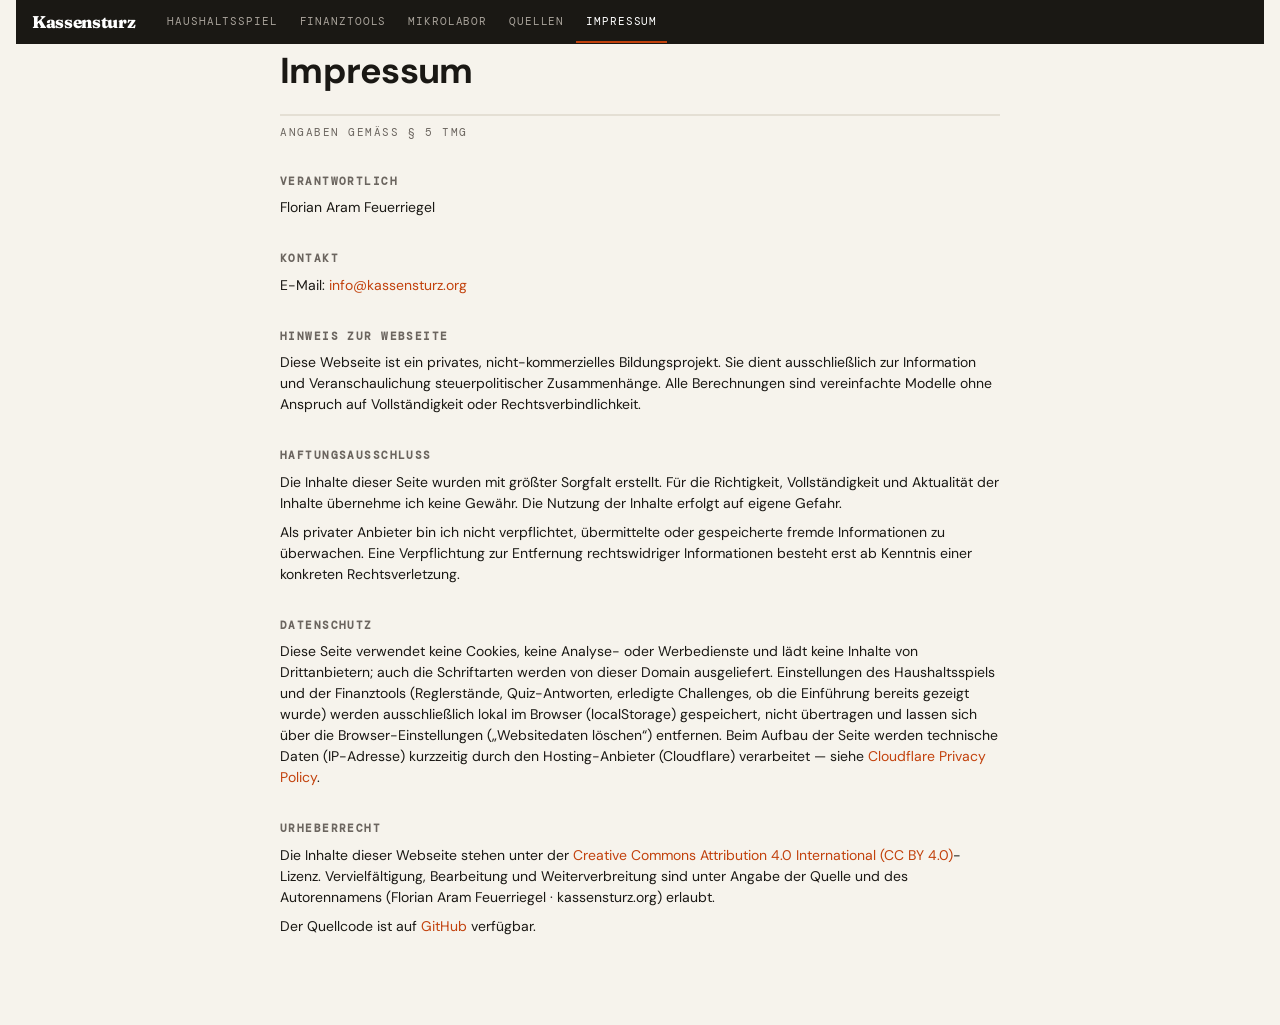
<file: impressum.html>
<!DOCTYPE html>
<html lang="de">
<head>
<meta charset="UTF-8">
<meta name="viewport" content="width=device-width, initial-scale=1.0">
<meta name="robots" content="noindex, nofollow">
<link rel="canonical" href="https://kassensturz.org/impressum.html">
<title>Impressum | Kassensturz</title>
<link rel="stylesheet" href="css/fonts.css">
<link rel="stylesheet" href="css/tokens.css">
<style>
  /* Palette, Typo, Fokus und Nav: css/tokens.css. */
  body { padding: 0 16px 80px; }
  .wrap { max-width: 720px; margin: 0 auto; }

  h1 {
    font-size: 36px;
    font-weight: 800;
    letter-spacing: -0.02em;
    margin-bottom: 6px;
    border-bottom: 2px solid var(--rule);
    padding-bottom: 16px;
  }
  .eyebrow {
    font-family: var(--ff-mono);
    font-size: var(--fs-micro);
    text-transform: uppercase;
    letter-spacing: 0.14em;
    color: var(--muted);
    margin-bottom: 32px;
    margin-top: 8px;
  }
  h2 {
    font-family: var(--ff-mono);
    font-size: 11px;
    text-transform: uppercase;
    letter-spacing: 0.13em;
    color: var(--muted);
    margin: 32px 0 8px;
  }
  p { margin-bottom: 8px; font-size: 14px; }
  a { color: var(--accent); text-decoration: none; }
  a:hover { text-decoration: underline; }
  .placeholder {
    background: rgba(194,65,12,0.08);
    border: 1px dashed rgba(194,65,12,0.4);
    padding: 2px 6px;
    font-style: italic;
    color: var(--accent);
    font-size: 13px;
  }
  .hint {
    font-family: var(--ff-mono);
    font-size: var(--fs-micro);
    color: var(--muted);
    background: rgba(42,39,32,0.05);
    border-left: 2px solid var(--accent);
    padding: 10px 14px;
    margin: 24px 0;
    line-height: 1.6;
  }
</style>
</head>
<body>
<a class="skip-link" href="#main-content">Zum Inhalt springen</a>
<nav class="site-nav-bar">
  <div class="site-nav-bar-inner">
    <a href="index.html" class="nav-logo">Kassensturz</a>
    <a href="index.html" class="nav-link">Haushaltsspiel</a>
    <a href="finanz.html" class="nav-link">Finanztools</a>
    <a href="mikro.html" class="nav-link">Mikrolabor</a>
    <a href="quellen.html" class="nav-link">Quellen</a>
    <a href="impressum.html" class="nav-link active">Impressum</a>
  </div>
</nav>

<div class="wrap" id="main-content">
  <h1>Impressum</h1>
  <div class="eyebrow">Angaben gemäß § 5 TMG</div>

  <h2>Verantwortlich</h2>
  <p>
    Florian Aram Feuerriegel
  </p>

  <h2>Kontakt</h2>
  <p>E-Mail: <a href="mailto:info@kassensturz.org">info@kassensturz.org</a></p>

  <h2>Hinweis zur Webseite</h2>
  <p>
    Diese Webseite ist ein privates, nicht-kommerzielles Bildungsprojekt.
    Sie dient ausschließlich zur Information und Veranschaulichung steuerpolitischer Zusammenhänge.
    Alle Berechnungen sind vereinfachte Modelle ohne Anspruch auf Vollständigkeit oder Rechtsverbindlichkeit.
  </p>

  <h2>Haftungsausschluss</h2>
  <p>
    Die Inhalte dieser Seite wurden mit größter Sorgfalt erstellt. Für die Richtigkeit, Vollständigkeit
    und Aktualität der Inhalte übernehme ich keine Gewähr. Die Nutzung der Inhalte erfolgt auf eigene Gefahr.
  </p>
  <p>
    Als privater Anbieter bin ich nicht verpflichtet, übermittelte oder gespeicherte fremde Informationen
    zu überwachen. Eine Verpflichtung zur Entfernung rechtswidriger Informationen besteht erst ab
    Kenntnis einer konkreten Rechtsverletzung.
  </p>

  <h2 id="datenschutz">Datenschutz</h2>
  <p>
    Diese Seite verwendet keine Cookies, keine Analyse- oder Werbedienste und lädt keine Inhalte
    von Drittanbietern; auch die Schriftarten werden von dieser Domain ausgeliefert.
    Einstellungen des Haushaltsspiels und der Finanztools (Reglerstände, Quiz-Antworten, erledigte
    Challenges, ob die Einführung bereits gezeigt wurde) werden ausschließlich lokal im Browser (localStorage) gespeichert, nicht übertragen und
    lassen sich über die Browser-Einstellungen („Websitedaten löschen“) entfernen.
    Beim Aufbau der Seite werden technische Daten (IP-Adresse) kurzzeitig durch den Hosting-Anbieter
    (Cloudflare) verarbeitet — siehe <a href="https://www.cloudflare.com/privacypolicy/" target="_blank" rel="noopener">Cloudflare Privacy Policy</a>.
  </p>

  <h2>Urheberrecht</h2>
  <p>
    Die Inhalte dieser Webseite stehen unter der
    <a href="https://creativecommons.org/licenses/by/4.0/" target="_blank" rel="noopener">Creative Commons Attribution 4.0 International (CC BY 4.0)</a>-Lizenz.
    Vervielfältigung, Bearbeitung und Weiterverbreitung sind unter Angabe der Quelle und des Autorennamens
    (Florian Aram Feuerriegel · kassensturz.org) erlaubt.
  </p>
  <p>
    Der Quellcode ist auf <a href="https://github.com/Floderso/kassensturz" target="_blank" rel="noopener">GitHub</a> verfügbar.
  </p>

</div>
</body>
</html>
</file>
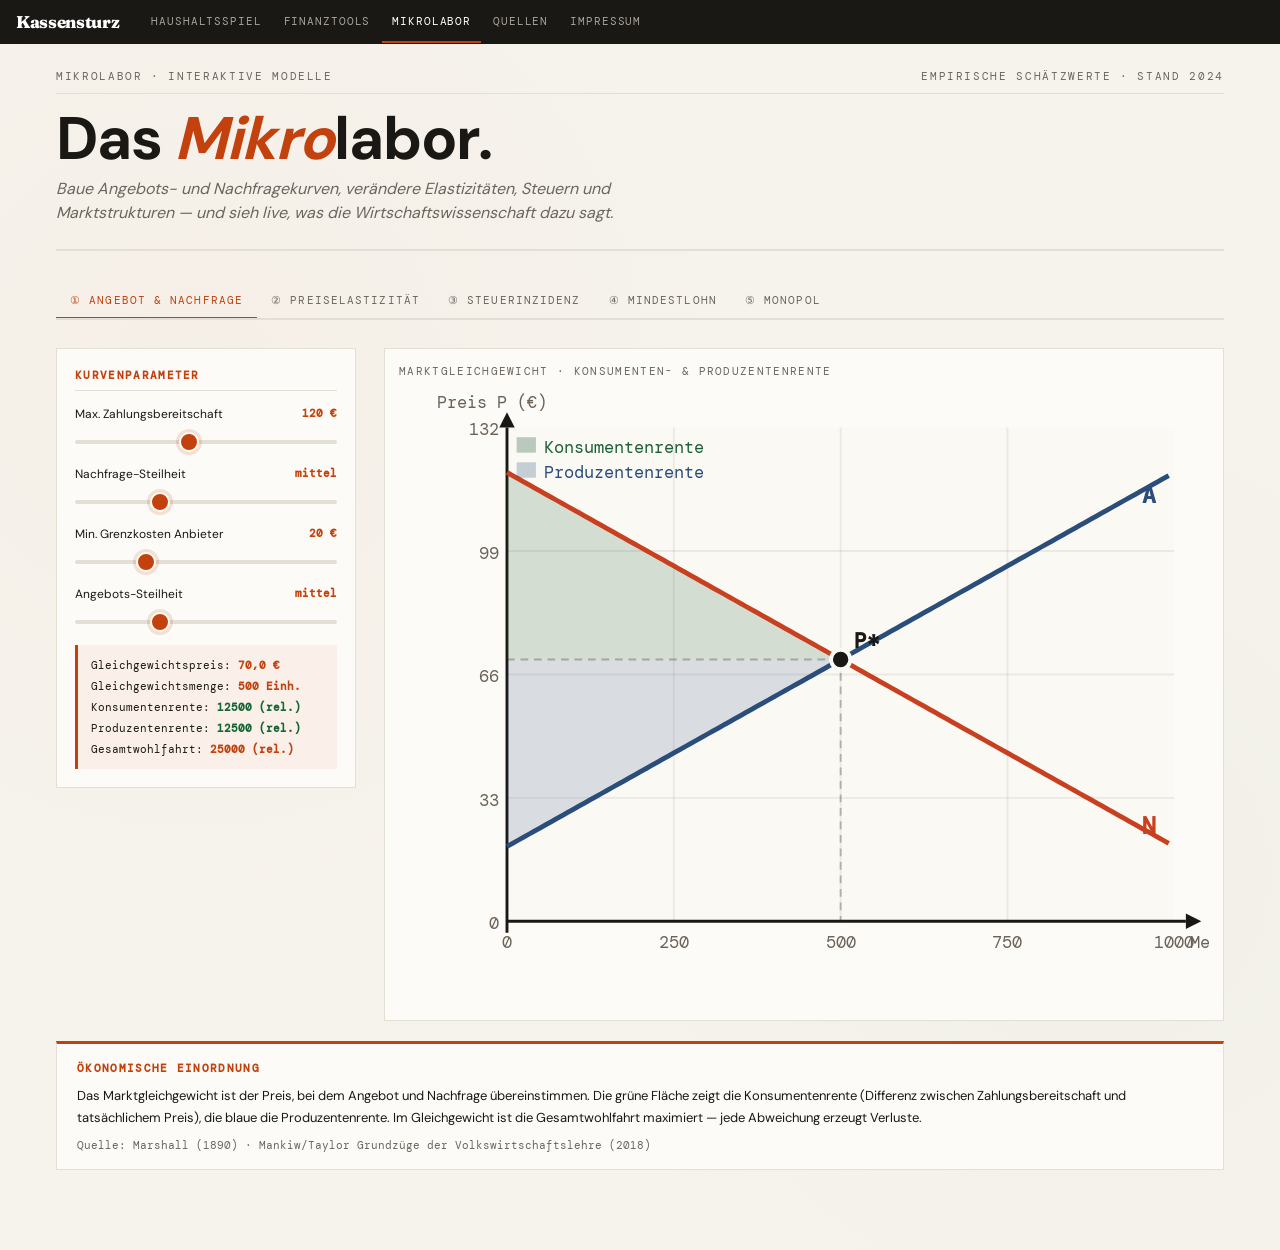
<file: mikro.html>
<!DOCTYPE html>
<html lang="de">
<head>
<meta charset="UTF-8">
<meta name="viewport" content="width=device-width, initial-scale=1.0">
<meta name="description" content="Interaktive Mikroökonomie-Modelle: Angebot & Nachfrage, Preiselastizität, Steuerinzidenz, Mindestlohn, Monopol. Kostenlos und ohne Anmeldung.">
<meta name="robots" content="index, follow">
<meta name="author" content="Kassensturz">
<link rel="canonical" href="https://kassensturz.org/mikro.html">
<meta property="og:title" content="Mikrolabor – Interaktive Mikroökonomie-Modelle | Kassensturz">
<meta property="og:description" content="Interaktive Mikroökonomie-Modelle: Angebot & Nachfrage, Preiselastizität, Steuerinzidenz, Mindestlohn, Monopol.">
<meta property="og:type" content="website">
<meta property="og:url" content="https://kassensturz.org/mikro.html">
<meta property="og:image" content="https://kassensturz.org/docs/haushaltsspiel_screenshot.png">
<meta property="og:site_name" content="Kassensturz">
<meta property="og:locale" content="de_DE">
<meta name="twitter:card" content="summary_large_image">
<meta name="twitter:title" content="Mikrolabor – Interaktive Mikroökonomie-Modelle | Kassensturz">
<meta name="twitter:description" content="Angebot & Nachfrage, Preiselastizität, Steuerinzidenz und mehr. Kostenlos und ohne Anmeldung.">
<meta name="twitter:image" content="https://kassensturz.org/docs/haushaltsspiel_screenshot.png">
<title>Mikrolabor – Interaktive Mikroökonomie-Modelle | Kassensturz</title>
<link rel="stylesheet" href="css/fonts.css">
<link rel="stylesheet" href="css/tokens.css">
<style>
  /* Palette, Typo, Fokus und Nav: css/tokens.css.
     Hier nur die Datenreihen-Akzente dieser Seite. */
  :root {
    --accent2: #1e5f3a;
    --accent3: #2a4d7a;
  }
  body {
    background-image:
      radial-gradient(circle at 15% 30%, rgba(194,65,12,0.025) 0%, transparent 40%),
      radial-gradient(circle at 85% 70%, rgba(22,101,52,0.025) 0%, transparent 40%);
    min-height: 100vh;
    padding: 0 0 80px;
  }
  .wrap { max-width: 1200px; margin: 0 auto; padding: 0 16px; }

  /* NAV */

  /* HEADER */
  header { border-bottom: 2px solid var(--rule); padding: 24px 0; margin-bottom: 32px; }
  .masthead {
    display: flex; justify-content: space-between;
    font-family: var(--ff-mono); font-size: var(--fs-micro);
    text-transform: uppercase; letter-spacing: 0.15em; color: var(--muted);
    border-bottom: 1px solid var(--rule); padding-bottom: 8px; margin-bottom: 16px;
  }
  h1 { font-size: clamp(32px,5vw,60px); font-weight: 800; line-height: 0.95; letter-spacing: -0.02em; margin-bottom: 10px; }
  h1 em { font-style: italic; color: var(--accent); }
  .subtitle { font-size: 16px; color: var(--muted); font-style: italic; max-width: 640px; }

  /* MODEL TABS */
  .model-tabs {
    display: flex; border-bottom: 2px solid var(--rule);
    margin-bottom: 28px; overflow-x: auto;
  }
  .model-tab {
    font-family: var(--ff-mono); font-size: var(--fs-micro);
    text-transform: uppercase; letter-spacing: 0.1em;
    padding: 10px 14px; background: none; border: none;
    border-bottom: 3px solid transparent; cursor: pointer;
    color: var(--muted); white-space: nowrap; transition: color 0.15s;
    margin-bottom: -2px;
  }
  .model-tab:hover { color: var(--ink); }
  .model-tab.active { color: var(--accent); border-bottom-color: var(--accent); }

  /* MODEL PANEL */
  .model-panel { display: none; }
  .model-panel.active { display: block; }
  .model-layout {
    display: grid; grid-template-columns: 300px 1fr;
    gap: 28px; align-items: start; margin-bottom: 20px;
  }
  @media (max-width: 860px) { .model-layout { grid-template-columns: 1fr; } }

  /* CONTROLS BOX */
  .ctrl-box { background: var(--paper); border: 1px solid var(--rule); padding: 18px; }
  .ctrl-title {
    font-family: var(--ff-mono); font-size: 11px;
    text-transform: uppercase; letter-spacing: 0.12em; font-weight: 600;
    margin-bottom: 14px; padding-bottom: 7px; border-bottom: 1px solid var(--rule);
    color: var(--accent);
  }
  .ctrl-row { margin-bottom: 14px; }
  .ctrl-label {
    display: flex; justify-content: space-between;
    font-size: 12px; margin-bottom: 4px;
  }
  .ctrl-val {
    font-family: var(--ff-mono); font-size: 11px;
    color: var(--accent); font-weight: 600;
  }
  .ctrl-slider {
    width: 100%; height: 4px; background: var(--rule);
    outline: none; -webkit-appearance: none; border-radius: 99px; cursor: pointer;
  }
  .ctrl-slider::-webkit-slider-thumb {
    -webkit-appearance: none; width: 20px; height: 20px;
    background: var(--accent); cursor: pointer;
    border: 2px solid var(--paper); border-radius: 50%;
    box-shadow: 0 0 0 3px rgba(194,65,12,0.15);
    transition: box-shadow 0.2s, transform 0.15s;
  }
  .ctrl-slider::-webkit-slider-thumb:hover {
    box-shadow: 0 0 0 6px rgba(194,65,12,0.2);
    transform: scale(1.1);
  }
  .ctrl-slider::-moz-range-thumb {
    width: 20px; height: 20px; background: var(--accent);
    cursor: pointer; border: 2px solid var(--paper); border-radius: 50%;
  }

  /* RESULT DISPLAY */
  .result-box {
    background: rgba(194,65,12,0.06); border-left: 3px solid var(--accent);
    padding: 10px 13px; margin-top: 14px;
    font-family: var(--ff-mono); font-size: 11px; line-height: 1.9;
  }
  .result-box strong { color: var(--accent); }
  .col-good { color: var(--good); font-weight: 600; }
  .col-bad  { color: var(--bad);  font-weight: 600; }
  .col-warn { color: var(--warn); font-weight: 600; }

  /* GRAPH BOX */
  .graph-box { background: var(--paper); border: 1px solid var(--rule); padding: 14px; }
  .graph-title {
    font-family: var(--ff-mono); font-size: var(--fs-micro);
    text-transform: uppercase; letter-spacing: 0.12em;
    color: var(--muted); margin-bottom: 10px;
  }
  svg.mikro-graph { width: 100%; height: auto; display: block; }

  /* INSIGHT */
  .insight-box {
    border: 1px solid var(--rule); border-top: 3px solid var(--accent);
    background: var(--paper); padding: 16px 20px;
  }
  .insight-label {
    font-family: var(--ff-mono); font-size: var(--fs-micro);
    text-transform: uppercase; letter-spacing: 0.12em;
    color: var(--accent); margin-bottom: 8px; font-weight: 600;
  }
  .insight-text { font-size: 13px; line-height: 1.7; }
  .insight-quelle {
    font-family: var(--ff-mono); font-size: var(--fs-micro);
    color: var(--muted); margin-top: 8px;
  }
</style>
</head>
<body>
<a class="skip-link" href="#main-content">Zum Inhalt springen</a>

<nav class="site-nav-bar">
  <div class="site-nav-bar-inner">
    <a href="index.html" class="nav-logo">Kassensturz</a>
    <a href="index.html" class="nav-link">Haushaltsspiel</a>
    <a href="finanz.html" class="nav-link">Finanztools</a>
    <a href="mikro.html" class="nav-link active">Mikrolabor</a>
    <a href="quellen.html" class="nav-link">Quellen</a>
    <a href="impressum.html" class="nav-link">Impressum</a>
  </div>
</nav>

<div class="wrap" id="main-content">
<header>
  <div class="masthead">
    <span>Mikrolabor · Interaktive Modelle</span>
    <span>Empirische Schätzwerte · Stand 2024</span>
  </div>
  <h1>Das <em>Mikro</em>labor.</h1>
  <p class="subtitle">Baue Angebots- und Nachfragekurven, verändere Elastizitäten, Steuern und Marktstrukturen — und sieh live, was die Wirtschaftswissenschaft dazu sagt.</p>
</header>

<div class="model-tabs">
  <button class="model-tab active" data-panel="andnach">① Angebot &amp; Nachfrage</button>
  <button class="model-tab" data-panel="elastizitaet">② Preiselastizität</button>
  <button class="model-tab" data-panel="steuer">③ Steuerinzidenz</button>
  <button class="model-tab" data-panel="mindestlohn">④ Mindestlohn</button>
  <button class="model-tab" data-panel="monopol">⑤ Monopol</button>
</div>

<!-- ══════════════════════════════════════════════
     1 · ANGEBOT & NACHFRAGE
     ══════════════════════════════════════════════ -->
<div class="model-panel active" id="panel-andnach">
  <div class="model-layout">
    <div class="ctrl-box">
      <div class="ctrl-title">Kurvenparameter</div>

      <div class="ctrl-row">
        <div class="ctrl-label">Max. Zahlungsbereitschaft <span class="ctrl-val" id="v_an_pd0">120 €</span></div>
        <input class="ctrl-slider" type="range" id="an_pd0" min="60" max="200" step="5" value="120">
      </div>
      <div class="ctrl-row">
        <div class="ctrl-label">Nachfrage-Steilheit <span class="ctrl-val" id="v_an_bd">mittel</span></div>
        <input class="ctrl-slider" type="range" id="an_bd" min="1" max="30" step="1" value="10">
      </div>
      <div class="ctrl-row">
        <div class="ctrl-label">Min. Grenzkosten Anbieter <span class="ctrl-val" id="v_an_ps0">20 €</span></div>
        <input class="ctrl-slider" type="range" id="an_ps0" min="0" max="80" step="5" value="20">
      </div>
      <div class="ctrl-row">
        <div class="ctrl-label">Angebots-Steilheit <span class="ctrl-val" id="v_an_bs">mittel</span></div>
        <input class="ctrl-slider" type="range" id="an_bs" min="1" max="30" step="1" value="10">
      </div>

      <div class="result-box">
        <div>Gleichgewichtspreis: <strong id="an_pstar">—</strong></div>
        <div>Gleichgewichtsmenge: <strong id="an_qstar">—</strong></div>
        <div>Konsumentenrente: <span class="col-good" id="an_cs">—</span></div>
        <div>Produzentenrente: <span class="col-good" id="an_ps">—</span></div>
        <div>Gesamtwohlfahrt: <strong id="an_tw">—</strong></div>
      </div>
    </div>

    <div class="graph-box">
      <div class="graph-title">Marktgleichgewicht · Konsumenten- &amp; Produzentenrente</div>
      <svg class="mikro-graph" id="svg-andnach" viewBox="0 0 420 320"></svg>
    </div>
  </div>
  <div class="insight-box">
    <div class="insight-label">Ökonomische Einordnung</div>
    <div class="insight-text" id="an_insight">Das Marktgleichgewicht ist der Preis, bei dem Angebot und Nachfrage übereinstimmen. Die grüne Fläche zeigt die Konsumentenrente (Differenz zwischen Zahlungsbereitschaft und tatsächlichem Preis), die blaue die Produzentenrente. Im Gleichgewicht ist die Gesamtwohlfahrt maximiert — jede Abweichung erzeugt Verluste.</div>
    <div class="insight-quelle">Quelle: Marshall (1890) · Mankiw/Taylor Grundzüge der Volkswirtschaftslehre (2018)</div>
  </div>
</div>

<!-- ══════════════════════════════════════════════
     2 · PREISELASTIZITÄT
     ══════════════════════════════════════════════ -->
<div class="model-panel" id="panel-elastizitaet">
  <div class="model-layout">
    <div class="ctrl-box">
      <div class="ctrl-title">Elastizitätsparameter</div>

      <div class="ctrl-row">
        <div class="ctrl-label">Preiselastizität ε <span class="ctrl-val" id="v_el_e">−1,0</span></div>
        <input class="ctrl-slider" type="range" id="el_e" min="1" max="50" step="1" value="10">
      </div>
      <div class="ctrl-row">
        <div class="ctrl-label">Ausgangspreis P₀ <span class="ctrl-val" id="v_el_p0">50 €</span></div>
        <input class="ctrl-slider" type="range" id="el_p0" min="10" max="90" step="5" value="50">
      </div>
      <div class="ctrl-row">
        <div class="ctrl-label">Preisänderung <span class="ctrl-val" id="v_el_dp">+10 %</span></div>
        <input class="ctrl-slider" type="range" id="el_dp" min="-30" max="30" step="5" value="10">
      </div>

      <div class="result-box">
        <div>Ausgangsmenge Q₀: <strong id="el_q0">—</strong></div>
        <div>Neue Menge Q₁: <strong id="el_q1">—</strong></div>
        <div>Umsatz vorher: <strong id="el_r0">—</strong></div>
        <div>Umsatz nachher: <strong id="el_r1">—</strong></div>
        <div>Umsatzveränderung: <strong id="el_dr">—</strong></div>
        <div>Typ: <strong id="el_typ">—</strong></div>
      </div>

      <div style="margin-top:14px;font-family:var(--ff-mono);font-size:var(--fs-micro);color:var(--muted);line-height:1.6;">
        Empirische Richtwerte (Andreyeva/Long/Brownell 2010, USA, Übersicht von 160 Studien):<br>
        Essen außer Haus: −0,81<br>
        Softdrinks, Säfte, Fleisch: ca. −0,7 bis −0,8<br>
        Eier: −0,27 (geringste Reaktion)
      </div>
    </div>

    <div class="graph-box">
      <div class="graph-title">Isoelastische Nachfragekurve · Umsatzrechtecke</div>
      <svg class="mikro-graph" id="svg-elastizitaet" viewBox="0 0 420 320"></svg>
    </div>
  </div>
  <div class="insight-box">
    <div class="insight-label">Was bedeutet Elastizität?</div>
    <div class="insight-text" id="el_insight">Bei |ε| > 1 (elastisch) reagiert die Nachfrage stark auf Preisänderungen — Umsatz sinkt bei Preiserhöhung. Bei |ε| < 1 (unelastisch) ändert sich die Menge kaum — Umsatz steigt. Der Umsatz ist bei ε = −1 maximal. Unternehmen mit Marktmacht setzen Preise im elastischen Bereich (sonst könnten sie durch Preissenkung den Umsatz steigern).</div>
    <div class="insight-quelle">Quellen: Burke & Nishitateno (2013, Energy Policy) · Andreyeva et al. (2010, Am. J. Public Health) · FAO (2015)</div>
  </div>
</div>

<!-- ══════════════════════════════════════════════
     3 · STEUERINZIDENZ
     ══════════════════════════════════════════════ -->
<div class="model-panel" id="panel-steuer">
  <div class="model-layout">
    <div class="ctrl-box">
      <div class="ctrl-title">Steuerparameter</div>

      <div class="ctrl-row">
        <div class="ctrl-label">Steuerhöhe pro Einheit t <span class="ctrl-val" id="v_st_t">20 €</span></div>
        <input class="ctrl-slider" type="range" id="st_t" min="0" max="60" step="2" value="20">
      </div>
      <div class="ctrl-row">
        <div class="ctrl-label">Nachfrage-Elastizität εD <span class="ctrl-val" id="v_st_ed">−1,0</span></div>
        <input class="ctrl-slider" type="range" id="st_ed" min="1" max="40" step="1" value="10">
      </div>
      <div class="ctrl-row">
        <div class="ctrl-label">Angebots-Elastizität εS <span class="ctrl-val" id="v_st_es">+1,0</span></div>
        <input class="ctrl-slider" type="range" id="st_es" min="1" max="40" step="1" value="10">
      </div>

      <div class="result-box">
        <div>Konsumentenpreis P_C: <strong id="st_pc">—</strong></div>
        <div>Produzentenpreis P_P: <strong id="st_pp">—</strong></div>
        <div>Konsumenten tragen: <span class="col-bad" id="st_cb">—</span></div>
        <div>Produzenten tragen: <span class="col-warn" id="st_pb">—</span></div>
        <div>Steueraufkommen: <strong id="st_rev">—</strong></div>
        <div>Wohlfahrtsverlust DWL: <span class="col-bad" id="st_dwl">—</span></div>
      </div>
    </div>

    <div class="graph-box">
      <div class="graph-title">Steuereffekt · Inzidenz &amp; Wohlfahrtsverlust</div>
      <svg class="mikro-graph" id="svg-steuer" viewBox="0 0 420 320"></svg>
    </div>
  </div>
  <div class="insight-box">
    <div class="insight-label">Wer trägt die Steuerlast?</div>
    <div class="insight-text" id="st_insight">Die Steuerlast verteilt sich nach relativer Elastizität: Wer weniger ausweichen kann, zahlt mehr. Bei unelastischer Nachfrage (z.B. Benzin, Tabak) tragen Konsumenten den größten Teil. Bei unelastischem Angebot (z.B. Boden) landen fast alle Kosten beim Produzenten. Der Wohlfahrtsverlust (DWL) steigt quadratisch mit dem Steuersatz.</div>
    <div class="insight-quelle">Quellen: Carbonnier (2007, QJE) · Doyle & Samphantharak (2008, J. Public Econ.) · Weyl & Fabinger (2013, JPE)</div>
  </div>
</div>

<!-- ══════════════════════════════════════════════
     4 · MINDESTLOHN
     ══════════════════════════════════════════════ -->
<div class="model-panel" id="panel-mindestlohn">
  <div class="model-layout">
    <div class="ctrl-box">
      <div class="ctrl-title">Arbeitsmarkt-Parameter</div>

      <div class="ctrl-row">
        <div class="ctrl-label">Gleichgewichtslohn W* <span class="ctrl-val" id="v_ml_weq">12,0 €/h</span></div>
        <input class="ctrl-slider" type="range" id="ml_weq" min="8" max="20" step="0.5" value="12">
      </div>
      <div class="ctrl-row">
        <div class="ctrl-label">Mindestlohn W_min <span class="ctrl-val" id="v_ml_wmin">13,9 €/h</span></div>
        <input class="ctrl-slider" type="range" id="ml_wmin" min="6" max="25" step="0.1" value="13.9">
      </div>
      <div class="ctrl-row">
        <div class="ctrl-label">Beschäftigungselastizität εL <span class="ctrl-val" id="v_ml_eL">−0,2</span></div>
        <input class="ctrl-slider" type="range" id="ml_eL" min="1" max="20" step="1" value="2">
      </div>

      <div class="result-box">
        <div>Beschäftigung vorher: <strong id="ml_l0">—</strong></div>
        <div>Beschäftigung nachher: <strong id="ml_l1">—</strong></div>
        <div>Arbeitsangebot bei W_min: <strong id="ml_ls">—</strong></div>
        <div>Arbeitslosigkeit: <span id="ml_unemp">—</span></div>
        <div>Lohnmasse vorher: <strong id="ml_wb0">—</strong></div>
        <div>Lohnmasse nachher: <strong id="ml_wb1">—</strong></div>
      </div>

      <div style="margin-top:14px;font-family:var(--ff-mono);font-size:var(--fs-micro);color:var(--muted);line-height:1.6;">
        Emp. εL-Richtwerte (Dube 2019):<br>
        Moderate Erhöhung: −0,1 bis −0,3<br>
        Sehr hoher Mindestlohn: bis −0,8<br>
        DE Medianlohn ungelernt: ~12 €/h<br>
        Gesetzl. Mindestlohn: 13,90 €/h (2026), 14,60 €/h (ab 2027)
      </div>
    </div>

    <div class="graph-box">
      <div class="graph-title">Arbeitsmarkt · Mindestlohneffekt</div>
      <svg class="mikro-graph" id="svg-mindestlohn" viewBox="0 0 420 320"></svg>
    </div>
  </div>
  <div class="insight-box">
    <div class="insight-label">Was sagt die Forschung zum Mindestlohn?</div>
    <div class="insight-text" id="ml_insight">Klassische Modelle sagen deutliche Beschäftigungsverluste vorher. Empirisch sind die Effekte aber deutlich kleiner: Dube (2019) findet Elastizitäten nahe 0 bis −0,3 für moderate Erhöhungen in US-Bundesstaaten. Ursachen: Monopsonmacht der Arbeitgeber, Kaufkrafteffekte, geringe Substituierbarkeit von Niedriglohnarbeit. Hohe Mindestlöhne (>70% des Medianlohns) zeigen stärkere negative Effekte.</div>
    <div class="insight-quelle">Quellen: Dube (2019, Hamilton Project) · Cengiz et al. (2019, QJE) · IAB Kurzbericht 15/2024 · Card & Krueger (1994, AER)</div>
  </div>
</div>

<!-- ══════════════════════════════════════════════
     5 · MONOPOL vs. WETTBEWERB
     ══════════════════════════════════════════════ -->
<div class="model-panel" id="panel-monopol">
  <div class="model-layout">
    <div class="ctrl-box">
      <div class="ctrl-title">Marktstruktur-Parameter</div>

      <div class="ctrl-row">
        <div class="ctrl-label">Grenzkosten GK (MC) <span class="ctrl-val" id="v_mo_mc">20 €</span></div>
        <input class="ctrl-slider" type="range" id="mo_mc" min="5" max="70" step="5" value="20">
      </div>
      <div class="ctrl-row">
        <div class="ctrl-label">Max. Zahlungsbereitschaft <span class="ctrl-val" id="v_mo_pmax">100 €</span></div>
        <input class="ctrl-slider" type="range" id="mo_pmax" min="60" max="160" step="5" value="100">
      </div>
      <div class="ctrl-row">
        <div class="ctrl-label">Nachfrage-Steilheit <span class="ctrl-val" id="v_mo_slope">mittel</span></div>
        <input class="ctrl-slider" type="range" id="mo_slope" min="1" max="20" step="1" value="8">
      </div>

      <div class="result-box">
        <div>Monopolpreis P_M: <strong id="mo_pm">—</strong></div>
        <div>Wettbewerbspreis P_W: <strong id="mo_pw">—</strong></div>
        <div>Monopolmenge Q_M: <strong id="mo_qm">—</strong></div>
        <div>Wettbewerbsmenge Q_W: <strong id="mo_qw">—</strong></div>
        <div>Lerner-Index: <strong id="mo_lerner">—</strong></div>
        <div>Monopolgewinn: <span class="col-warn" id="mo_profit">—</span></div>
        <div>Wohlfahrtsverlust DWL: <span class="col-bad" id="mo_dwl">—</span></div>
      </div>
    </div>

    <div class="graph-box">
      <div class="graph-title">Monopol vs. vollkommener Wettbewerb</div>
      <svg class="mikro-graph" id="svg-monopol" viewBox="0 0 420 320"></svg>
    </div>
  </div>
  <div class="insight-box">
    <div class="insight-label">Monopolmacht in der Realität</div>
    <div class="insight-text" id="mo_insight">Der Lerner-Index (P−MC)/P misst Marktmacht: 0 = vollkommener Wettbewerb, 1 = maximale Monopolmacht. Der Monopolist produziert weniger und verlangt mehr als im Wettbewerb — das erzeugt Wohlfahrtsverlust. Empirisch (De Loecker/Eeckhout/Unger 2020, QJE 135(2)): Der durchschnittliche Markup P/GK in den USA stieg von 1,21 (1980) auf 1,61 (2016); das entspricht einem Lerner-Index von 0,17 auf 0,38.</div>
    <div class="insight-quelle">Quellen: De Loecker, Eeckhout & Unger (2020, QJE) · Autor et al. (2020, AER) · Monopolkommission DE Hauptgutachten 2022</div>
  </div>
</div>

</div><!-- /.wrap -->

<script>
// ╔═══════════════════════════════════════════════════╗
// ║           MIKROLABOR — Graph Engine               ║
// ╚═══════════════════════════════════════════════════╝

const SVG_W = 420, SVG_H = 320;
const PAD = { L: 56, R: 18, T: 20, B: 44 };
const GW = SVG_W - PAD.L - PAD.R;
const GH = SVG_H - PAD.T - PAD.B;
const NS = 'http://www.w3.org/2000/svg';
const PAPER = '#fbf9f4';

function toX(q, Qmax) { return PAD.L + (q / Qmax) * GW; }
function toY(p, Pmax) { return PAD.T + GH * (1 - p / Pmax); }

function svgEl(tag, attrs) {
  const e = document.createElementNS(NS, tag);
  for (const [k, v] of Object.entries(attrs)) e.setAttribute(k, String(v));
  return e;
}
function svgTxt(x, y, text, attrs = {}) {
  const e = svgEl('text', { x, y, 'font-family': 'DM Mono,monospace', 'font-size': '10', fill: '#1a1814', ...attrs });
  e.textContent = text;
  return e;
}
function clearSvg(id) {
  const svg = document.getElementById(id);
  while (svg.firstChild) svg.removeChild(svg.firstChild);
  return svg;
}

function drawAxes(svg, Qmax, Pmax, xLabel, yLabel) {
  svg.appendChild(svgEl('rect', { x: PAD.L, y: PAD.T, width: GW, height: GH, fill: 'rgba(251,249,244,0.6)' }));
  [0.25, 0.5, 0.75].forEach(f => {
    svg.appendChild(svgEl('line', { x1: PAD.L, x2: PAD.L + GW, y1: PAD.T + GH * f, y2: PAD.T + GH * f, stroke: 'rgba(42,39,32,0.07)', 'stroke-width': '1' }));
    svg.appendChild(svgEl('line', { x1: PAD.L + GW * f, x2: PAD.L + GW * f, y1: PAD.T, y2: PAD.T + GH, stroke: 'rgba(42,39,32,0.07)', 'stroke-width': '1' }));
  });
  svg.appendChild(svgEl('line', { x1: PAD.L, y1: PAD.T + GH, x2: PAD.L + GW + 6, y2: PAD.T + GH, stroke: '#1a1814', 'stroke-width': '1.5' }));
  svg.appendChild(svgEl('line', { x1: PAD.L, y1: PAD.T, x2: PAD.L, y2: PAD.T + GH + 6, stroke: '#1a1814', 'stroke-width': '1.5' }));
  svg.appendChild(svgEl('polygon', { points: `${PAD.L + GW + 6},${PAD.T + GH - 4} ${PAD.L + GW + 14},${PAD.T + GH} ${PAD.L + GW + 6},${PAD.T + GH + 4}`, fill: '#1a1814' }));
  svg.appendChild(svgEl('polygon', { points: `${PAD.L - 4},${PAD.T} ${PAD.L},${PAD.T - 8} ${PAD.L + 4},${PAD.T}`, fill: '#1a1814' }));
  svg.appendChild(svgTxt(PAD.L + GW + 8, PAD.T + GH + 14, xLabel, { 'font-size': '9', fill: '#6b6359', 'text-anchor': 'start' }));
  svg.appendChild(svgTxt(PAD.L - 8, PAD.T - 10, yLabel, { 'font-size': '9', fill: '#6b6359', 'text-anchor': 'middle' }));
  for (let i = 0; i <= 4; i++) {
    svg.appendChild(svgTxt(toX(Qmax * i / 4, Qmax), PAD.T + GH + 14, Math.round(Qmax * i / 4), { 'font-size': '9', fill: '#6b6359', 'text-anchor': 'middle' }));
    svg.appendChild(svgTxt(PAD.L - 4, toY(Pmax * i / 4, Pmax) + 4, Math.round(Pmax * i / 4), { 'font-size': '9', fill: '#6b6359', 'text-anchor': 'end' }));
  }
}

function poly(pts, Qmax, Pmax) {
  return pts.filter(([q, p]) => isFinite(q) && isFinite(p))
    .map(([q, p]) => `${toX(Math.max(0, Math.min(q, Qmax)), Qmax)},${toY(Math.max(0, Math.min(p, Pmax)), Pmax)}`).join(' ');
}

function dashed(svg, x1, y1, x2, y2, color = 'rgba(42,39,32,0.3)') {
  svg.appendChild(svgEl('line', { x1, y1, x2, y2, stroke: color, 'stroke-width': '1', 'stroke-dasharray': '4,3' }));
}

function fmt(v, dec = 0) { return isFinite(v) ? v.toFixed(dec).replace('.', ',') : '—'; }
function fmtRel(v) { return isFinite(v) ? fmt(v, 0) + ' (rel.)' : '—'; }
function fmtSign(v, dec = 1) { return (v > 0 ? '+' : '') + fmt(v, dec); }

// ══════════════════════════════════════════════
// MODEL 1 · ANGEBOT & NACHFRAGE
// ══════════════════════════════════════════════
function drawAndNach() {
  const Pd0 = +document.getElementById('an_pd0').value;
  const bd  = +document.getElementById('an_bd').value / 100;
  const Ps0 = +document.getElementById('an_ps0').value;
  const bs  = +document.getElementById('an_bs').value / 100;

  document.getElementById('v_an_pd0').textContent = Pd0 + ' €';
  document.getElementById('v_an_ps0').textContent = Ps0 + ' €';
  const slopeLabels = { flat: 'flach', mid: 'mittel', steep: 'steil' };
  const label = d => d < 0.07 ? 'flach' : d < 0.18 ? 'mittel' : 'steil';
  document.getElementById('v_an_bd').textContent = label(bd);
  document.getElementById('v_an_bs').textContent = label(bs);

  if (Pd0 <= Ps0) {
    document.getElementById('an_pstar').textContent = '— (kein Gleichgewicht)';
    document.getElementById('an_qstar').textContent = '—';
    document.getElementById('an_cs').textContent = '—';
    document.getElementById('an_ps').textContent = '—';
    document.getElementById('an_tw').textContent = '—';
    clearSvg('svg-andnach');
    return;
  }

  const Qstar = (Pd0 - Ps0) / (bd + bs);
  const Pstar = Pd0 - bd * Qstar;
  const CS = 0.5 * (Pd0 - Pstar) * Qstar;
  const PS = 0.5 * (Pstar - Ps0) * Qstar;
  const TW = CS + PS;

  document.getElementById('an_pstar').textContent = fmt(Pstar, 1) + ' €';
  document.getElementById('an_qstar').textContent = fmt(Qstar, 0) + ' Einh.';
  document.getElementById('an_cs').textContent = fmtRel(CS);
  document.getElementById('an_ps').textContent = fmtRel(PS);
  document.getElementById('an_tw').textContent = fmtRel(TW);

  const Qmax = Qstar * 2.0;
  const Pmax = Pd0 * 1.1;
  const svg = clearSvg('svg-andnach');
  drawAxes(svg, Qmax, Pmax, 'Menge Q', 'Preis P (€)');

  // Consumer surplus (green fill)
  const csPts = [];
  for (let q = 0; q <= Qstar; q += Qstar / 60) csPts.push([q, Pd0 - bd * q]);
  csPts.push([Qstar, Pstar], [0, Pstar]);
  svg.appendChild(svgEl('polygon', { points: poly(csPts, Qmax, Pmax), fill: 'rgba(30,95,58,0.18)', stroke: 'none' }));

  // Producer surplus (blue fill)
  const psPts = [[0, Ps0]];
  for (let q = 0; q <= Qstar; q += Qstar / 60) psPts.push([q, Ps0 + bs * q]);
  psPts.push([Qstar, Pstar], [0, Pstar]);
  svg.appendChild(svgEl('polygon', { points: poly(psPts, Qmax, Pmax), fill: 'rgba(42,77,122,0.16)', stroke: 'none' }));

  // Demand curve
  const dPts = [];
  for (let q = 0; q <= Qmax; q += Qmax / 120) { const p = Pd0 - bd * q; if (p >= 0) dPts.push([q, p]); }
  svg.appendChild(svgEl('polyline', { points: poly(dPts, Qmax, Pmax), fill: 'none', stroke: '#c8401f', 'stroke-width': '2.5' }));
  const dEnd = dPts[dPts.length - 1];
  svg.appendChild(svgTxt(toX(dEnd[0], Qmax) - 14, toY(dEnd[1], Pmax) - 5, 'N', { fill: '#c8401f', 'font-weight': '700', 'font-size': '12' }));

  // Supply curve
  const sPts = [];
  for (let q = 0; q <= Qmax; q += Qmax / 120) { const p = Ps0 + bs * q; if (p <= Pmax) sPts.push([q, p]); }
  svg.appendChild(svgEl('polyline', { points: poly(sPts, Qmax, Pmax), fill: 'none', stroke: '#2a4d7a', 'stroke-width': '2.5' }));
  const sEnd = sPts[sPts.length - 1];
  svg.appendChild(svgTxt(toX(sEnd[0], Qmax) - 14, toY(sEnd[1], Pmax) + 14, 'A', { fill: '#2a4d7a', 'font-weight': '700', 'font-size': '12' }));

  // Equilibrium
  dashed(svg, toX(Qstar, Qmax), toY(Pstar, Pmax), toX(Qstar, Qmax), toY(0, Pmax));
  dashed(svg, toX(0, Qmax), toY(Pstar, Pmax), toX(Qstar, Qmax), toY(Pstar, Pmax));
  svg.appendChild(svgEl('circle', { cx: toX(Qstar, Qmax), cy: toY(Pstar, Pmax), r: '5', fill: '#1a1814', stroke: PAPER, 'stroke-width': '2' }));
  svg.appendChild(svgTxt(toX(Qstar, Qmax) + 7, toY(Pstar, Pmax) - 6, 'P*', { fill: '#1a1814', 'font-weight': '600', 'font-size': '11' }));

  // Legend
  svg.appendChild(svgEl('rect', { x: PAD.L + 5, y: PAD.T + 5, width: 10, height: 8, fill: 'rgba(30,95,58,0.3)' }));
  svg.appendChild(svgTxt(PAD.L + 19, PAD.T + 13, 'Konsumentenrente', { fill: '#1e5f3a', 'font-size': '9' }));
  svg.appendChild(svgEl('rect', { x: PAD.L + 5, y: PAD.T + 18, width: 10, height: 8, fill: 'rgba(42,77,122,0.25)' }));
  svg.appendChild(svgTxt(PAD.L + 19, PAD.T + 26, 'Produzentenrente', { fill: '#2a4d7a', 'font-size': '9' }));
}

// ══════════════════════════════════════════════
// MODEL 2 · PREISELASTIZITÄT
// ══════════════════════════════════════════════
function drawElast() {
  const e_raw = +document.getElementById('el_e').value;
  const P0    = +document.getElementById('el_p0').value;
  const dp    = +document.getElementById('el_dp').value / 100;

  const eps = -(e_raw / 10);
  const P1  = P0 * (1 + dp);
  const Q0  = 50;
  const A   = Q0 / Math.pow(P0, eps);
  const Q1  = A * Math.pow(Math.max(P1, 0.1), eps);
  const R0  = P0 * Q0;
  const R1  = P1 * Q1;
  const dR  = R1 - R0;

  document.getElementById('v_el_e').textContent = fmt(eps, 1);
  document.getElementById('v_el_p0').textContent = P0 + ' €';
  document.getElementById('v_el_dp').textContent = (dp >= 0 ? '+' : '') + Math.round(dp * 100) + ' %';
  document.getElementById('el_q0').textContent = fmt(Q0, 1) + ' Einh.';
  document.getElementById('el_q1').textContent = fmt(Q1, 1) + ' Einh.';
  document.getElementById('el_r0').textContent = fmt(R0, 0);
  document.getElementById('el_r1').textContent = fmt(R1, 0);

  const drEl = document.getElementById('el_dr');
  drEl.textContent = fmtSign(dR, 0) + ' (' + fmt(dR / R0 * 100, 1) + '%)';
  drEl.className = dR >= 0 ? 'col-good' : 'col-bad';

  const typEl = document.getElementById('el_typ');
  const elastic = Math.abs(eps) > 1.01;
  const unit    = Math.abs(eps) < 1.01 && Math.abs(eps) > 0.99;
  typEl.textContent = elastic ? 'elastisch |ε|>1' : unit ? 'einheitselastisch' : 'unelastisch |ε|<1';
  typEl.className = elastic ? 'col-good' : 'col-warn';

  const Pmax = 100, Qmax = 120;
  const svg = clearSvg('svg-elastizitaet');
  drawAxes(svg, Qmax, Pmax, 'Menge Q', 'Preis P (€)');

  // Revenue rectangles
  const Q0c = Math.min(Q0, Qmax), P0c = Math.min(P0, Pmax);
  svg.appendChild(svgEl('rect', {
    x: toX(0, Qmax), y: toY(P0c, Pmax),
    width: toX(Q0c, Qmax) - toX(0, Qmax),
    height: toY(0, Pmax) - toY(P0c, Pmax),
    fill: 'rgba(42,77,122,0.12)', stroke: '#2a4d7a', 'stroke-width': '1', 'stroke-dasharray': '3,2'
  }));
  const Q1c = Math.min(Math.max(Q1, 0), Qmax), P1c = Math.min(Math.max(P1, 0), Pmax);
  if (Q1c > 0 && P1c > 0) {
    svg.appendChild(svgEl('rect', {
      x: toX(0, Qmax), y: toY(P1c, Pmax),
      width: toX(Q1c, Qmax) - toX(0, Qmax),
      height: toY(0, Pmax) - toY(P1c, Pmax),
      fill: dR >= 0 ? 'rgba(30,95,58,0.15)' : 'rgba(200,64,31,0.12)',
      stroke: dR >= 0 ? '#1e5f3a' : '#c8401f', 'stroke-width': '1.5'
    }));
  }

  // Demand curve (isoelastic)
  const dPts = [];
  for (let p = 2; p <= Pmax; p++) {
    const q = A * Math.pow(p, eps);
    if (q >= 0 && q <= Qmax) dPts.push([q, p]);
  }
  svg.appendChild(svgEl('polyline', { points: poly(dPts, Qmax, Pmax), fill: 'none', stroke: '#c8401f', 'stroke-width': '2.5' }));
  svg.appendChild(svgTxt(toX(Qmax * 0.8, Qmax), toY(Pmax * 0.05, Pmax), 'N', { fill: '#c8401f', 'font-weight': '700', 'font-size': '12' }));

  // P0, P1 markers
  dashed(svg, toX(0, Qmax), toY(P0, Pmax), toX(Q0c, Qmax), toY(P0, Pmax), '#2a4d7a');
  dashed(svg, toX(Q0c, Qmax), toY(P0, Pmax), toX(Q0c, Qmax), toY(0, Pmax), '#2a4d7a');
  svg.appendChild(svgEl('circle', { cx: toX(Q0c, Qmax), cy: toY(P0c, Pmax), r: '4', fill: '#2a4d7a' }));
  svg.appendChild(svgTxt(toX(Q0c, Qmax) + 5, toY(P0c, Pmax) - 5, 'P₀', { fill: '#2a4d7a', 'font-size': '9' }));

  if (P1c > 0 && P1c <= Pmax && Q1c > 0) {
    const c = dR >= 0 ? '#1e5f3a' : '#c8401f';
    dashed(svg, toX(0, Qmax), toY(P1c, Pmax), toX(Q1c, Qmax), toY(P1c, Pmax), c);
    dashed(svg, toX(Q1c, Qmax), toY(P1c, Pmax), toX(Q1c, Qmax), toY(0, Pmax), c);
    svg.appendChild(svgEl('circle', { cx: toX(Q1c, Qmax), cy: toY(P1c, Pmax), r: '4', fill: c }));
    svg.appendChild(svgTxt(toX(Q1c, Qmax) + 5, toY(P1c, Pmax) - 5, 'P₁', { fill: c, 'font-size': '9' }));
  }

  document.getElementById('el_insight').textContent =
    `Deine Kurve ist ${Math.abs(eps) > 1 ? 'elastisch' : 'unelastisch'} (ε = ${fmt(eps, 1)}). ` +
    `Bei ${Math.abs(dp * 100).toFixed(0)}% Preisänderung ändert sich die Menge um ${fmt(Math.abs((Q1 - Q0) / Q0 * 100), 1)}% → ` +
    `Umsatz ${dR >= 0 ? 'steigt' : 'sinkt'} um ${fmt(Math.abs(dR / R0 * 100), 1)}%. ` +
    `Richtwerte (Andreyeva et al. 2010): Essen außer Haus ε ≈ −0,81 · Eier ε ≈ −0,27.`;
}

// ══════════════════════════════════════════════
// MODEL 3 · STEUERINZIDENZ
// ══════════════════════════════════════════════
function drawSteuer() {
  const t    = +document.getElementById('st_t').value;
  const ed   = +document.getElementById('st_ed').value / 10;
  const es   = +document.getElementById('st_es').value / 10;

  document.getElementById('v_st_t').textContent = t + ' €';
  document.getElementById('v_st_ed').textContent = '−' + fmt(ed, 1);
  document.getElementById('v_st_es').textContent = '+' + fmt(es, 1);

  // Lineare Kurven durch das Gleichgewicht (Q0, P0); Steigungen so, dass die angezeigten Werte die
  // Punktelastizitäten im Gleichgewicht vor Steuer sind (F-062): |εD| = P0/(Q0·sd), εS = P0/(Q0·ss)
  const P0 = 55, Q0 = 45;
  const sd = P0 / (Q0 * ed);
  const ss = P0 / (Q0 * es);
  const Pd0 = P0 + sd * Q0;   // Prohibitivpreis
  const Ps0 = P0 - ss * Q0;   // Achsenabschnitt Angebot (bei εS < 1 negativ)

  // With tax t on supply: new supply P = Ps0 + ss·Q + t
  const Qt = (Pd0 - Ps0 - t) / (sd + ss);
  const Pc = Pd0 - sd * Qt;
  const Pp = Pc - t;

  const consumerShare = Qt > 0 ? (Pc - P0) / t : 0.5;
  const producerShare = 1 - consumerShare;
  const taxRev = t * Math.max(Qt, 0);
  const dwl = 0.5 * t * Math.max(Q0 - Qt, 0);

  document.getElementById('st_pc').textContent = fmt(Pc, 1) + ' €';
  document.getElementById('st_pp').textContent = fmt(Pp, 1) + ' €';
  document.getElementById('st_cb').textContent = fmt(consumerShare * 100, 0) + '% der Steuer';
  document.getElementById('st_pb').textContent = fmt(producerShare * 100, 0) + '% der Steuer';
  document.getElementById('st_rev').textContent = fmtRel(taxRev);
  document.getElementById('st_dwl').textContent = fmtRel(dwl);

  const Qmax = Q0 * 2.2;
  const Pmax = Math.max(P0 * 2, Qt > 0 ? Pc * 1.15 : 0);
  const svg = clearSvg('svg-steuer');
  drawAxes(svg, Qmax, Pmax, 'Menge Q', 'Preis P (€)');

  if (Qt > 0 && Pc > Pp) {
    // Tax revenue rectangle
    svg.appendChild(svgEl('polygon', {
      points: poly([[0, Pc], [Qt, Pc], [Qt, Pp], [0, Pp]], Qmax, Pmax),
      fill: 'rgba(184,128,31,0.22)', stroke: 'none'
    }));
    // DWL triangle
    svg.appendChild(svgEl('polygon', {
      points: poly([[Qt, Pc], [Q0, P0], [Qt, Pp]], Qmax, Pmax),
      fill: 'rgba(200,64,31,0.28)', stroke: 'none'
    }));
  }

  // Supply (no tax, dashed)
  const sNoPts = [];
  for (let q = 0; q <= Qmax; q += Qmax / 120) { const p = Ps0 + ss * q; if (p >= 0 && p <= Pmax) sNoPts.push([q, p]); }
  svg.appendChild(svgEl('polyline', { points: poly(sNoPts, Qmax, Pmax), fill: 'none', stroke: '#2a4d7a', 'stroke-width': '1.5', 'stroke-dasharray': '5,3', opacity: '0.5' }));

  // Supply (with tax)
  const sTaxPts = [];
  for (let q = 0; q <= Qmax; q += Qmax / 120) { const p = Ps0 + ss * q + t; if (p >= 0 && p <= Pmax) sTaxPts.push([q, p]); }
  svg.appendChild(svgEl('polyline', { points: poly(sTaxPts, Qmax, Pmax), fill: 'none', stroke: '#2a4d7a', 'stroke-width': '2.5' }));
  if (sTaxPts.length > 0) {
    const st = sTaxPts[sTaxPts.length - 1];
    svg.appendChild(svgTxt(toX(st[0], Qmax) - 16, toY(st[1], Pmax) + 13, 'A+t', { fill: '#2a4d7a', 'font-weight': '600' }));
  }

  // Demand
  const dPts = [];
  for (let q = 0; q <= Qmax; q += Qmax / 120) { const p = Pd0 - sd * q; if (p >= 0 && p <= Pmax) dPts.push([q, p]); }
  svg.appendChild(svgEl('polyline', { points: poly(dPts, Qmax, Pmax), fill: 'none', stroke: '#c8401f', 'stroke-width': '2.5' }));
  const dEnd = dPts[dPts.length - 1];
  svg.appendChild(svgTxt(toX(dEnd[0], Qmax) - 14, toY(dEnd[1], Pmax) - 5, 'N', { fill: '#c8401f', 'font-weight': '700', 'font-size': '12' }));

  // Pre-tax equilibrium
  svg.appendChild(svgEl('circle', { cx: toX(Q0, Qmax), cy: toY(P0, Pmax), r: '4', fill: 'rgba(42,39,32,0.45)', stroke: PAPER, 'stroke-width': '1.5' }));

  if (Qt > 0 && Qt < Qmax) {
    dashed(svg, toX(0, Qmax), toY(Pc, Pmax), toX(Qt, Qmax), toY(Pc, Pmax), '#c8401f');
    dashed(svg, toX(0, Qmax), toY(Pp, Pmax), toX(Qt, Qmax), toY(Pp, Pmax), '#2a4d7a');
    dashed(svg, toX(Qt, Qmax), toY(0, Pmax), toX(Qt, Qmax), toY(Pc, Pmax));
    svg.appendChild(svgEl('circle', { cx: toX(Qt, Qmax), cy: toY(Pc, Pmax), r: '4', fill: '#c8401f', stroke: PAPER, 'stroke-width': '1.5' }));
    svg.appendChild(svgEl('circle', { cx: toX(Qt, Qmax), cy: toY(Pp, Pmax), r: '4', fill: '#2a4d7a', stroke: PAPER, 'stroke-width': '1.5' }));
    svg.appendChild(svgTxt(PAD.L + 4, toY(Pc, Pmax) - 3, 'Pc', { fill: '#c8401f', 'font-size': '9' }));
    svg.appendChild(svgTxt(PAD.L + 4, toY(Pp, Pmax) + 11, 'Pp', { fill: '#2a4d7a', 'font-size': '9' }));
    // Tax wedge label
    const midY = (toY(Pc, Pmax) + toY(Pp, Pmax)) / 2;
    svg.appendChild(svgTxt(PAD.L - 10, midY + 4, 't', { fill: '#b8801f', 'font-weight': '600', 'font-size': '11', 'text-anchor': 'middle' }));
  }

  // Legend
  svg.appendChild(svgEl('rect', { x: PAD.L + GW - 96, y: PAD.T + 5, width: 10, height: 8, fill: 'rgba(184,128,31,0.35)' }));
  svg.appendChild(svgTxt(PAD.L + GW - 82, PAD.T + 13, 'Steueraufkommen', { fill: '#b8801f', 'font-size': '9' }));
  svg.appendChild(svgEl('rect', { x: PAD.L + GW - 96, y: PAD.T + 18, width: 10, height: 8, fill: 'rgba(200,64,31,0.35)' }));
  svg.appendChild(svgTxt(PAD.L + GW - 82, PAD.T + 26, 'Wohlfahrtsverlust', { fill: '#c8401f', 'font-size': '9' }));

  document.getElementById('st_insight').textContent =
    `εD = ${fmt(-ed, 1)}, εS = +${fmt(es, 1)} (Punktelastizitäten im Gleichgewicht vor Steuer): Konsumenten tragen ${fmt(consumerShare * 100, 0)}% der Steuer. ` +
    (consumerShare > 0.6
      ? 'Inelastische Nachfrage → Hauptlast beim Käufer (typisch für Benzin, Tabak, Energie).'
      : consumerShare < 0.4
        ? 'Elastische Nachfrage → Hauptlast beim Anbieter.'
        : 'Ausgeglichene Inzidenz — beide Seiten tragen ähnlich viel.') +
    ` DWL steigt quadratisch mit t.`;
}

// ══════════════════════════════════════════════
// MODEL 4 · MINDESTLOHN
// ══════════════════════════════════════════════
function drawMindestlohn() {
  const Weq  = +document.getElementById('ml_weq').value;
  const Wmin = +document.getElementById('ml_wmin').value;
  const eL   = +document.getElementById('ml_eL').value / 10;

  document.getElementById('v_ml_weq').textContent = fmt(Weq, 1) + ' €/h';
  document.getElementById('v_ml_wmin').textContent = fmt(Wmin, 1) + ' €/h';
  document.getElementById('v_ml_eL').textContent = '−' + fmt(eL, 1);

  const Leq = 100;
  // Labour demand: eL = (dL/dW)*(W/L) → slope_d = eL*L/W
  const sd = eL * Leq / Weq;        // labour demand slope (W on y, L on x) → dW/dL = -1/sd → slope in L(W)
  const ss = 0.5 * Leq / Weq;      // labour supply slope (supply elasticity 0.5)
  const L0d = Leq + sd * Weq;       // demand intercept
  const L0s = Leq - ss * Weq;       // supply intercept

  const Ld_min = Math.max(0, L0d - sd * Wmin);
  const Ls_min = Math.max(0, L0s + ss * Wmin);
  const unemp = Math.max(0, Ls_min - Ld_min);

  document.getElementById('ml_l0').textContent = fmt(Leq, 0) + ' (Index)';
  document.getElementById('ml_l1').textContent = fmt(Ld_min, 0) + ' (Index)';
  document.getElementById('ml_ls').textContent = fmt(Ls_min, 0) + ' (Index)';

  const unEl = document.getElementById('ml_unemp');
  if (Wmin <= Weq) {
    unEl.textContent = 'kein Effekt (W_min < W*)';
    unEl.className = 'col-good';
  } else {
    unEl.textContent = fmt(unemp, 0) + ' (Index)';
    unEl.className = unemp > 10 ? 'col-bad' : 'col-warn';
  }

  document.getElementById('ml_wb0').textContent = fmtRel(Weq * Leq);
  document.getElementById('ml_wb1').textContent = fmtRel(Wmin * Ld_min);

  const Lmax = 170, Wmax = Math.max(Wmin, Weq) * 1.6;
  const svg = clearSvg('svg-mindestlohn');
  drawAxes(svg, Lmax, Wmax, 'Arbeit L', 'Lohn W (€/h)');

  // Minimum wage line
  if (Wmin >= 0 && Wmin <= Wmax) {
    const mColor = Wmin > Weq ? '#c8401f' : '#1e5f3a';
    svg.appendChild(svgEl('line', {
      x1: toX(0, Lmax), y1: toY(Wmin, Wmax),
      x2: toX(Lmax, Lmax), y2: toY(Wmin, Wmax),
      stroke: mColor, 'stroke-width': '2', 'stroke-dasharray': '6,3'
    }));
    svg.appendChild(svgTxt(PAD.L + GW - 42, toY(Wmin, Wmax) - 5, 'W_min', { fill: mColor, 'font-weight': '600' }));
  }

  // Unemployment gap
  if (Wmin > Weq && Ld_min > 0 && Ls_min > Ld_min) {
    svg.appendChild(svgEl('line', {
      x1: toX(Ld_min, Lmax), y1: toY(Wmin, Wmax),
      x2: toX(Math.min(Ls_min, Lmax), Lmax), y2: toY(Wmin, Wmax),
      stroke: '#c8401f', 'stroke-width': '5', opacity: '0.35'
    }));
    svg.appendChild(svgTxt((toX(Ld_min, Lmax) + toX(Math.min(Ls_min, Lmax), Lmax)) / 2, toY(Wmin, Wmax) - 8,
      'Arbeitslosigkeit', { fill: '#c8401f', 'font-size': '9', 'text-anchor': 'middle' }));
  }

  // Labour demand (W = (L0d - L) / sd)
  const dPts = [];
  for (let l = 0; l <= Lmax; l += Lmax / 120) {
    const w = (L0d - l) / sd;
    if (w >= 0 && w <= Wmax) dPts.push([l, w]);
  }
  svg.appendChild(svgEl('polyline', { points: poly(dPts, Lmax, Wmax), fill: 'none', stroke: '#c8401f', 'stroke-width': '2.5' }));
  if (dPts.length > 0) {
    const de = dPts[dPts.length - 1];
    svg.appendChild(svgTxt(toX(de[0], Lmax) - 20, toY(de[1], Wmax) + 12, 'AN', { fill: '#c8401f', 'font-weight': '700' }));
  }

  // Labour supply (W = (L - L0s) / ss)
  const sPts = [];
  for (let l = 0; l <= Lmax; l += Lmax / 120) {
    const w = (l - L0s) / ss;
    if (w >= 0 && w <= Wmax) sPts.push([l, w]);
  }
  svg.appendChild(svgEl('polyline', { points: poly(sPts, Lmax, Wmax), fill: 'none', stroke: '#2a4d7a', 'stroke-width': '2.5' }));
  if (sPts.length > 0) {
    const se = sPts[sPts.length - 1];
    svg.appendChild(svgTxt(toX(se[0], Lmax) - 20, toY(se[1], Wmax) - 6, 'AA', { fill: '#2a4d7a', 'font-weight': '700' }));
  }

  // Equilibrium
  dashed(svg, toX(Leq, Lmax), toY(Weq, Wmax), toX(Leq, Lmax), toY(0, Wmax));
  dashed(svg, toX(0, Lmax), toY(Weq, Wmax), toX(Leq, Lmax), toY(Weq, Wmax));
  svg.appendChild(svgEl('circle', { cx: toX(Leq, Lmax), cy: toY(Weq, Wmax), r: '5', fill: '#1a1814', stroke: PAPER, 'stroke-width': '2' }));
  svg.appendChild(svgTxt(toX(Leq, Lmax) + 6, toY(Weq, Wmax) - 6, 'W*', { fill: '#1a1814', 'font-weight': '600', 'font-size': '11' }));

  if (Wmin > 0 && Wmin <= Wmax) {
    if (Ld_min > 0) svg.appendChild(svgEl('circle', { cx: toX(Ld_min, Lmax), cy: toY(Wmin, Wmax), r: '4', fill: '#c8401f', stroke: PAPER, 'stroke-width': '1.5' }));
    if (Ls_min > 0 && Ls_min <= Lmax) svg.appendChild(svgEl('circle', { cx: toX(Ls_min, Lmax), cy: toY(Wmin, Wmax), r: '4', fill: '#2a4d7a', stroke: PAPER, 'stroke-width': '1.5' }));
  }

  document.getElementById('ml_insight').textContent =
    Wmin <= Weq
      ? `Mindestlohn (${fmt(Wmin, 1)} €) liegt unter dem Marktlohn (${fmt(Weq, 1)} €) → kein Beschäftigungseffekt. Er wäre nicht bindend.`
      : `Mindestlohn +${fmt((Wmin / Weq - 1) * 100, 0)}% über W* → Beschäftigung sinkt um ${fmt((Leq - Ld_min) / Leq * 100, 1)}% (εL = −${fmt(eL, 1)}). ` +
        (eL < 0.3 ? 'Kleine Elastizität: entspricht aktueller Forschungslage (Dube 2019).' : 'Hohe Elastizität: klassisches Modell, empirisch oft überschätzt.');
}

// ══════════════════════════════════════════════
// MODEL 5 · MONOPOL vs. WETTBEWERB
// ══════════════════════════════════════════════
function drawMonopol() {
  const MC    = +document.getElementById('mo_mc').value;
  const Pd0   = +document.getElementById('mo_pmax').value;
  const sRaw  = +document.getElementById('mo_slope').value;

  document.getElementById('v_mo_mc').textContent = MC + ' €';
  document.getElementById('v_mo_pmax').textContent = Pd0 + ' €';
  document.getElementById('v_mo_slope').textContent = sRaw < 6 ? 'flach' : sRaw < 14 ? 'mittel' : 'steil';

  const sd = sRaw / 100;  // demand slope

  if (Pd0 <= MC) {
    ['mo_pm','mo_pw','mo_qm','mo_qw','mo_lerner','mo_profit','mo_dwl'].forEach(id => document.getElementById(id).textContent = '—');
    clearSvg('svg-monopol');
    document.getElementById('mo_insight').textContent =
      `Grenzkosten (${MC} €) ≥ Prohibitivpreis (${Pd0} €): Niemand kauft zu einem Preis, der die Grenzkosten deckt — kein Marktangebot, weder im Monopol noch im Wettbewerb.`;
    return;
  }

  // Linear demand: P = Pd0 − sd·Q
  // MR: P_MR = Pd0 − 2·sd·Q
  // Monopoly: MR = MC → Q_M = (Pd0 − MC) / (2·sd)
  const Qm = (Pd0 - MC) / (2 * sd);
  const Pm = Pd0 - sd * Qm;
  const Qw = (Pd0 - MC) / sd;   // Competitive: P = MC
  const Pw = MC;

  const profit = (Pm - MC) * Qm;
  const dwl = 0.5 * (Pm - MC) * (Qw - Qm);
  const lerner = (Pm - MC) / Pm;

  document.getElementById('mo_pm').textContent = fmt(Pm, 1) + ' €';
  document.getElementById('mo_pw').textContent = fmt(Pw, 1) + ' € (= GK)';
  document.getElementById('mo_qm').textContent = fmt(Qm, 0) + ' Einh.';
  document.getElementById('mo_qw').textContent = fmt(Qw, 0) + ' Einh.';
  document.getElementById('mo_lerner').textContent = fmt(lerner, 2) + '  (0=Wettbewerb, 1=Monopol)';
  document.getElementById('mo_profit').textContent = fmtRel(profit);
  document.getElementById('mo_dwl').textContent = fmtRel(dwl);

  const Qmax = Qw * 1.3;
  const Pmax = Pd0 * 1.1;
  const svg = clearSvg('svg-monopol');
  drawAxes(svg, Qmax, Pmax, 'Menge Q', 'Preis P (€)');

  // Monopoly profit rectangle
  if (Qm > 0 && Pm > MC) {
    svg.appendChild(svgEl('polygon', {
      points: poly([[0, Pm], [Qm, Pm], [Qm, MC], [0, MC]], Qmax, Pmax),
      fill: 'rgba(42,77,122,0.18)', stroke: 'none'
    }));
  }

  // DWL triangle
  if (Qm > 0 && Qw > 0) {
    svg.appendChild(svgEl('polygon', {
      points: poly([[Qm, Pm], [Qw, Pw], [Qm, Pw]], Qmax, Pmax),
      fill: 'rgba(200,64,31,0.28)', stroke: 'none'
    }));
  }

  // Demand curve
  const dPts = [];
  for (let q = 0; q <= Qmax; q += Qmax / 120) { const p = Pd0 - sd * q; if (p >= 0) dPts.push([q, p]); }
  svg.appendChild(svgEl('polyline', { points: poly(dPts, Qmax, Pmax), fill: 'none', stroke: '#c8401f', 'stroke-width': '2.5' }));
  const dEnd = dPts[dPts.length - 1];
  svg.appendChild(svgTxt(toX(dEnd[0], Qmax) - 16, toY(dEnd[1], Pmax) + 4, 'N=DGE', { fill: '#c8401f', 'font-weight': '600', 'font-size': '9' }));

  // MR curve
  const mrPts = [];
  for (let q = 0; q <= Qw * 1.05; q += Qmax / 120) {
    const p = Pd0 - 2 * sd * q;
    mrPts.push([q, Math.max(p, -5)]);
  }
  svg.appendChild(svgEl('polyline', { points: poly(mrPts, Qmax, Pmax), fill: 'none', stroke: '#b8801f', 'stroke-width': '2', 'stroke-dasharray': '6,3' }));
  svg.appendChild(svgTxt(toX(Qw * 0.45, Qmax) + 4, toY(2, Pmax) - 6, 'GE (MR)', { fill: '#b8801f', 'font-size': '9', 'font-weight': '600' }));

  // MC line
  svg.appendChild(svgEl('line', { x1: toX(0, Qmax), y1: toY(MC, Pmax), x2: toX(Qmax, Qmax), y2: toY(MC, Pmax), stroke: '#1e5f3a', 'stroke-width': '2' }));
  svg.appendChild(svgTxt(PAD.L + GW - 18, toY(MC, Pmax) - 5, 'GK', { fill: '#1e5f3a', 'font-weight': '600' }));

  // Monopoly point
  dashed(svg, toX(Qm, Qmax), toY(Pm, Pmax), toX(Qm, Qmax), toY(0, Pmax));
  dashed(svg, toX(0, Qmax), toY(Pm, Pmax), toX(Qm, Qmax), toY(Pm, Pmax));
  svg.appendChild(svgEl('circle', { cx: toX(Qm, Qmax), cy: toY(Pm, Pmax), r: '5', fill: '#2a4d7a', stroke: PAPER, 'stroke-width': '2' }));
  svg.appendChild(svgTxt(toX(Qm, Qmax) + 6, toY(Pm, Pmax) - 6, 'M', { fill: '#2a4d7a', 'font-weight': '700', 'font-size': '12' }));

  // Competitive point
  svg.appendChild(svgEl('circle', { cx: toX(Qw, Qmax), cy: toY(Pw, Pmax), r: '4', fill: '#1e5f3a', stroke: PAPER, 'stroke-width': '2' }));
  svg.appendChild(svgTxt(toX(Qw, Qmax) + 5, toY(Pw, Pmax) - 6, 'W*', { fill: '#1e5f3a', 'font-weight': '700', 'font-size': '11' }));

  svg.appendChild(svgTxt(PAD.L + 3, toY(Pm, Pmax) - 3, 'P_M', { fill: '#2a4d7a', 'font-size': '9' }));
  svg.appendChild(svgTxt(PAD.L + 3, toY(MC, Pmax) - 3, 'GK', { fill: '#1e5f3a', 'font-size': '9' }));

  // Legend
  svg.appendChild(svgEl('rect', { x: PAD.L + GW - 90, y: PAD.T + 5, width: 10, height: 8, fill: 'rgba(42,77,122,0.28)' }));
  svg.appendChild(svgTxt(PAD.L + GW - 76, PAD.T + 13, 'Monopolgewinn', { fill: '#2a4d7a', 'font-size': '9' }));
  svg.appendChild(svgEl('rect', { x: PAD.L + GW - 90, y: PAD.T + 18, width: 10, height: 8, fill: 'rgba(200,64,31,0.35)' }));
  svg.appendChild(svgTxt(PAD.L + GW - 76, PAD.T + 26, 'Wohlfahrtsverlust', { fill: '#c8401f', 'font-size': '9' }));

  document.getElementById('mo_insight').textContent =
    `Lerner-Index (P−GK)/P = ${fmt(lerner, 2)}: Der Aufschlag macht ${fmt(lerner * 100, 0)} % des Preises aus; ` +
    `Markup P/GK = ${fmt(1 / (1 - lerner), 2)}, der Preis liegt ${fmt((1 / (1 - lerner) - 1) * 100, 0)} % über den Grenzkosten. ` +
    `Monopol produziert ${fmt((Qw - Qm) / Qw * 100, 0)} % weniger als im Wettbewerb. ` +
    `Empirisch (De Loecker/Eeckhout/Unger 2020): US-Markup Ø 1,21 (1980) → 1,61 (2016), Lerner-Index ${fmt(1 - 1 / 1.21, 2)} → ${fmt(1 - 1 / 1.61, 2)}.`;
}

// ══════════════════════════════════════════════
// TAB NAVIGATION
// ══════════════════════════════════════════════
const MODELS = {
  andnach: drawAndNach,
  elastizitaet: drawElast,
  steuer: drawSteuer,
  mindestlohn: drawMindestlohn,
  monopol: drawMonopol
};

document.querySelectorAll('.model-tab').forEach(btn => {
  btn.addEventListener('click', () => {
    document.querySelectorAll('.model-tab').forEach(b => b.classList.remove('active'));
    document.querySelectorAll('.model-panel').forEach(p => p.classList.remove('active'));
    btn.classList.add('active');
    const id = btn.dataset.panel;
    document.getElementById('panel-' + id).classList.add('active');
    MODELS[id]?.();
  });
});

// Slider listeners
[
  [['an_pd0','an_bd','an_ps0','an_bs'], drawAndNach],
  [['el_e','el_p0','el_dp'], drawElast],
  [['st_t','st_ed','st_es'], drawSteuer],
  [['ml_weq','ml_wmin','ml_eL'], drawMindestlohn],
  [['mo_mc','mo_pmax','mo_slope'], drawMonopol]
].forEach(([ids, fn]) => ids.forEach(id => document.getElementById(id)?.addEventListener('input', fn)));

// Initial draw
drawAndNach();
</script>
</body>
</html>
</file>
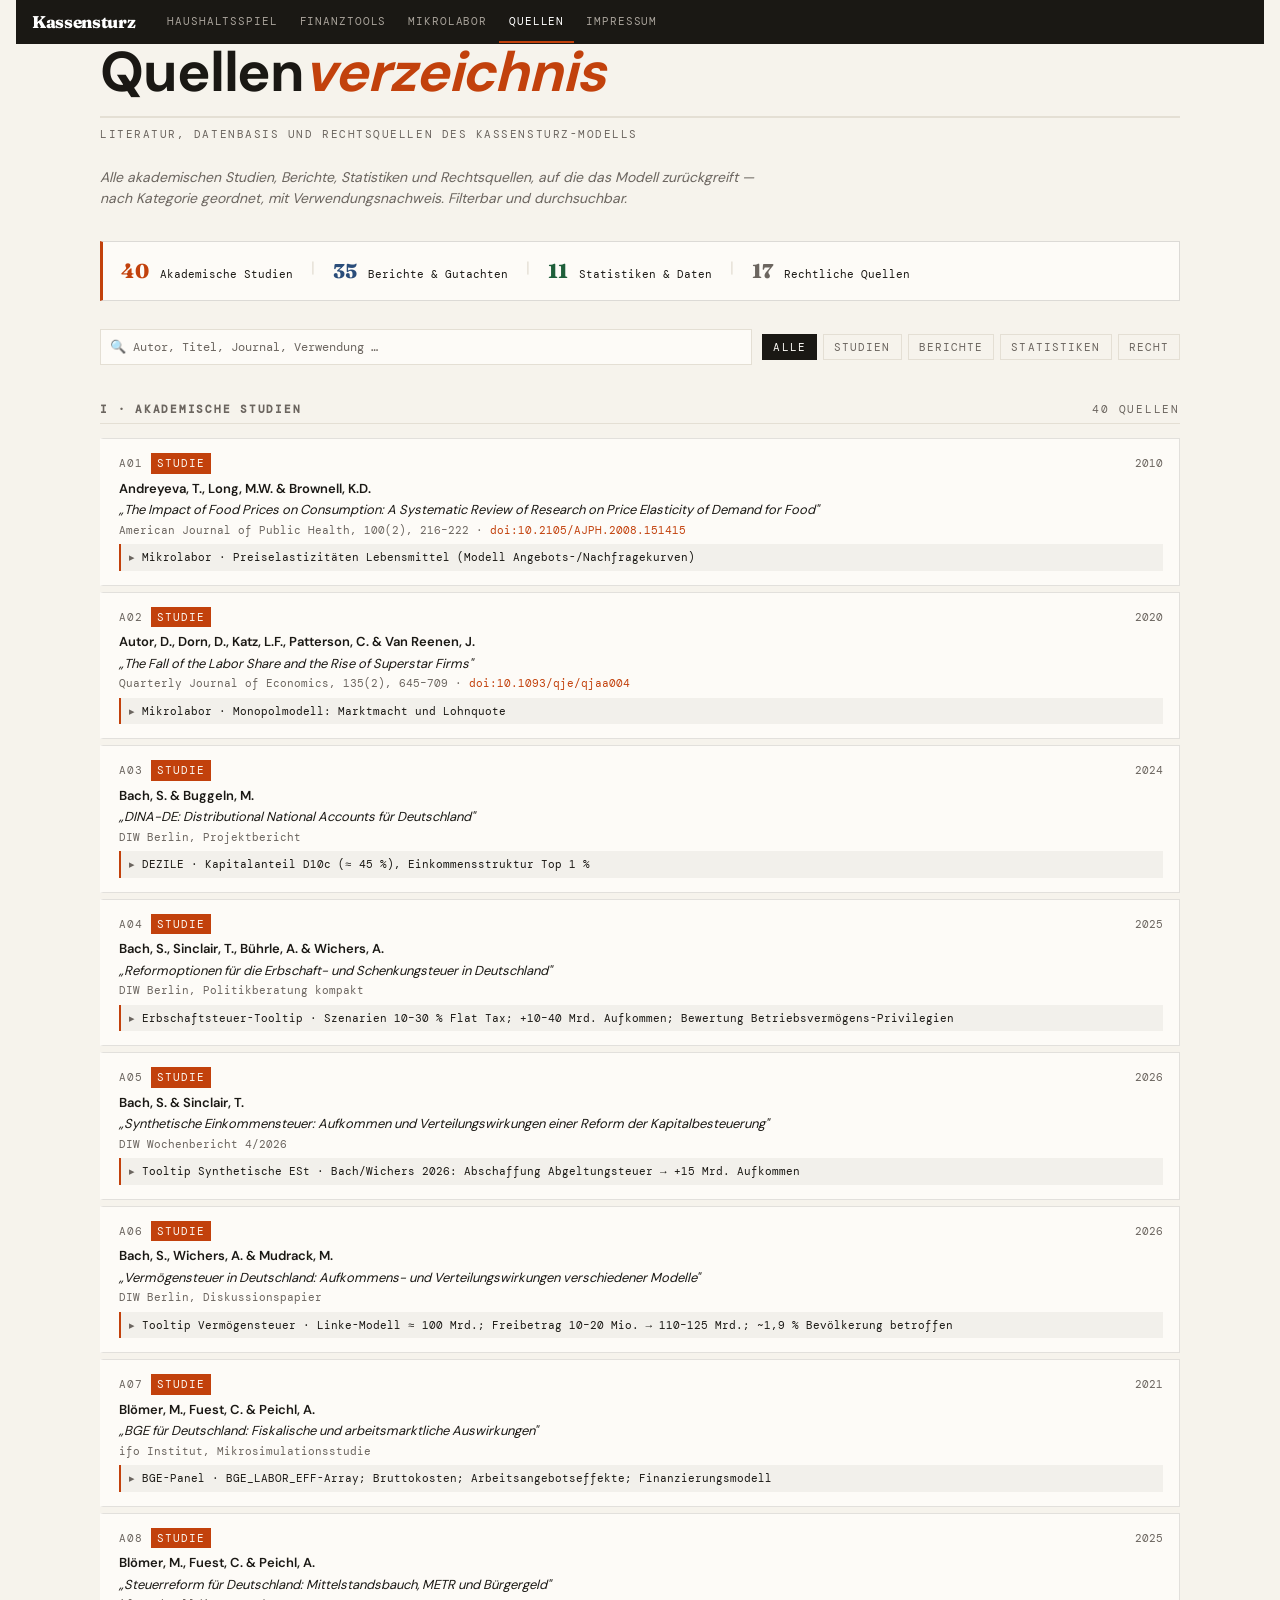
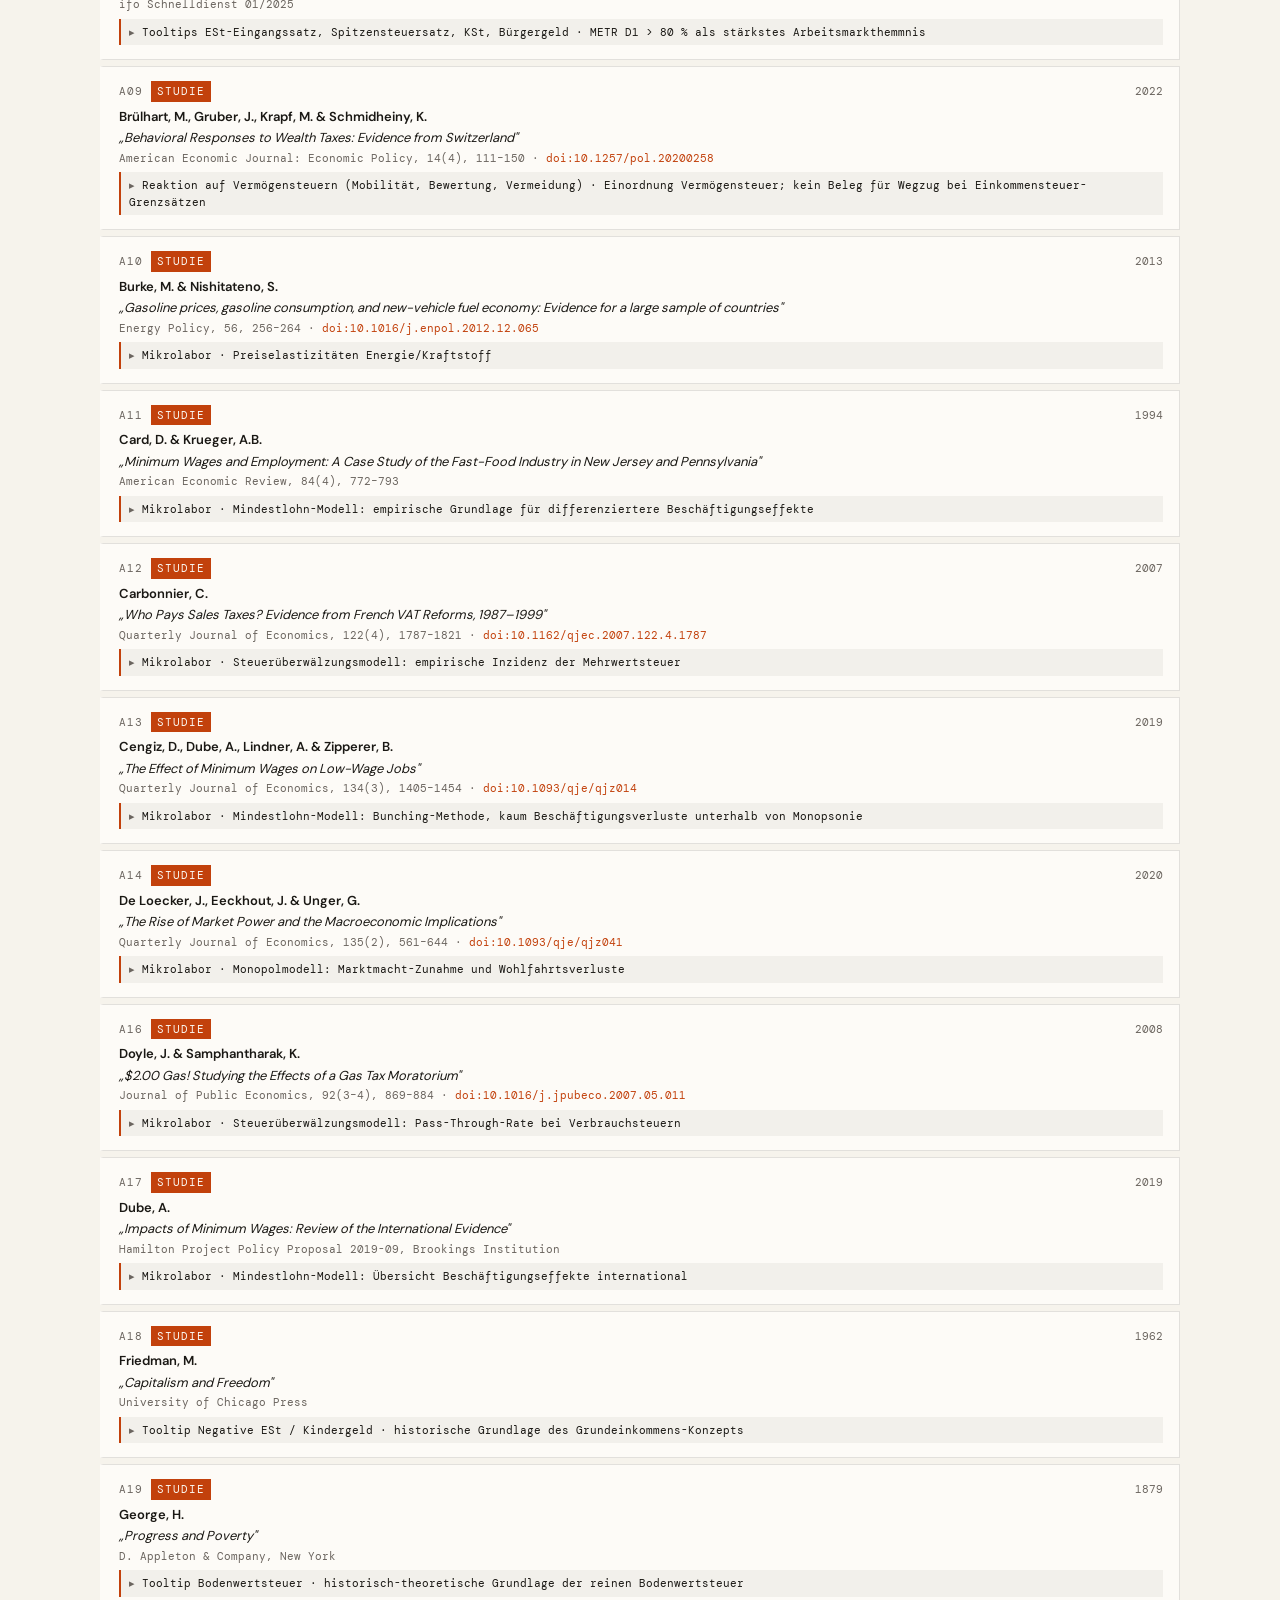
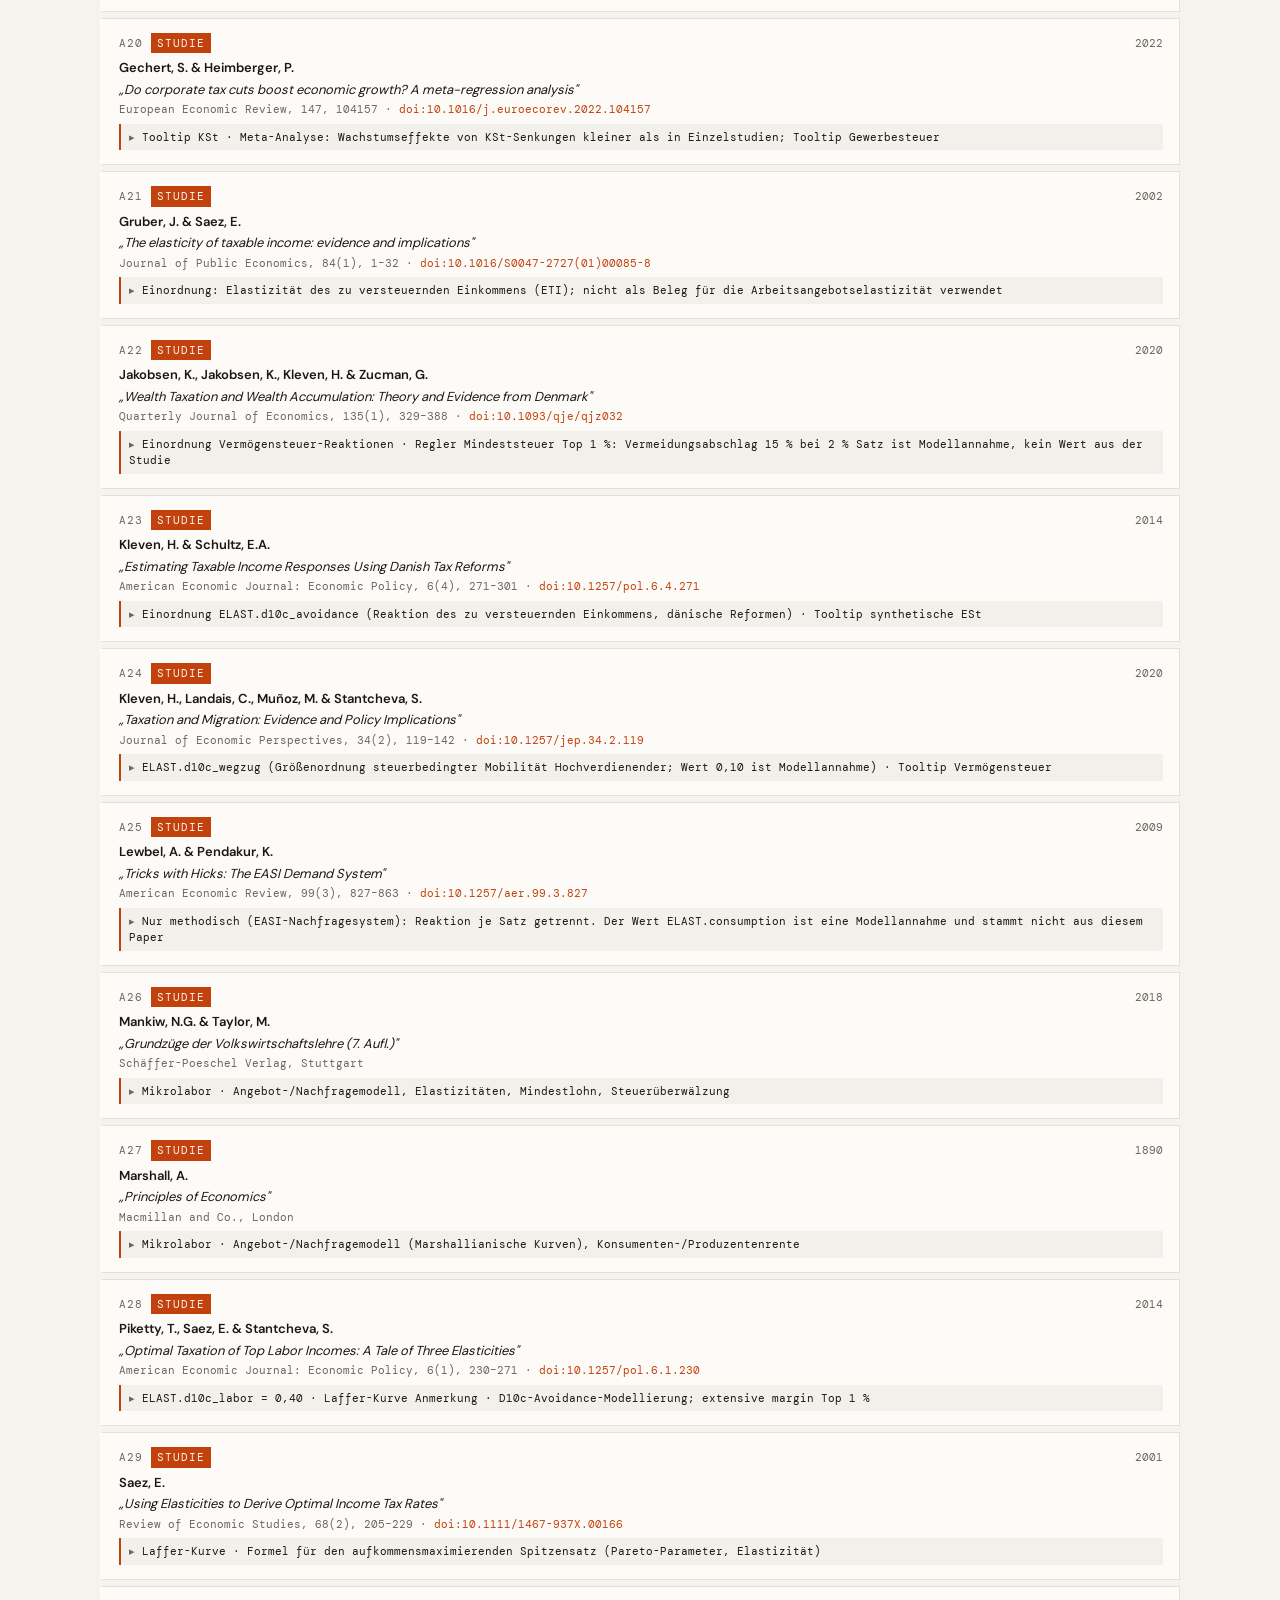
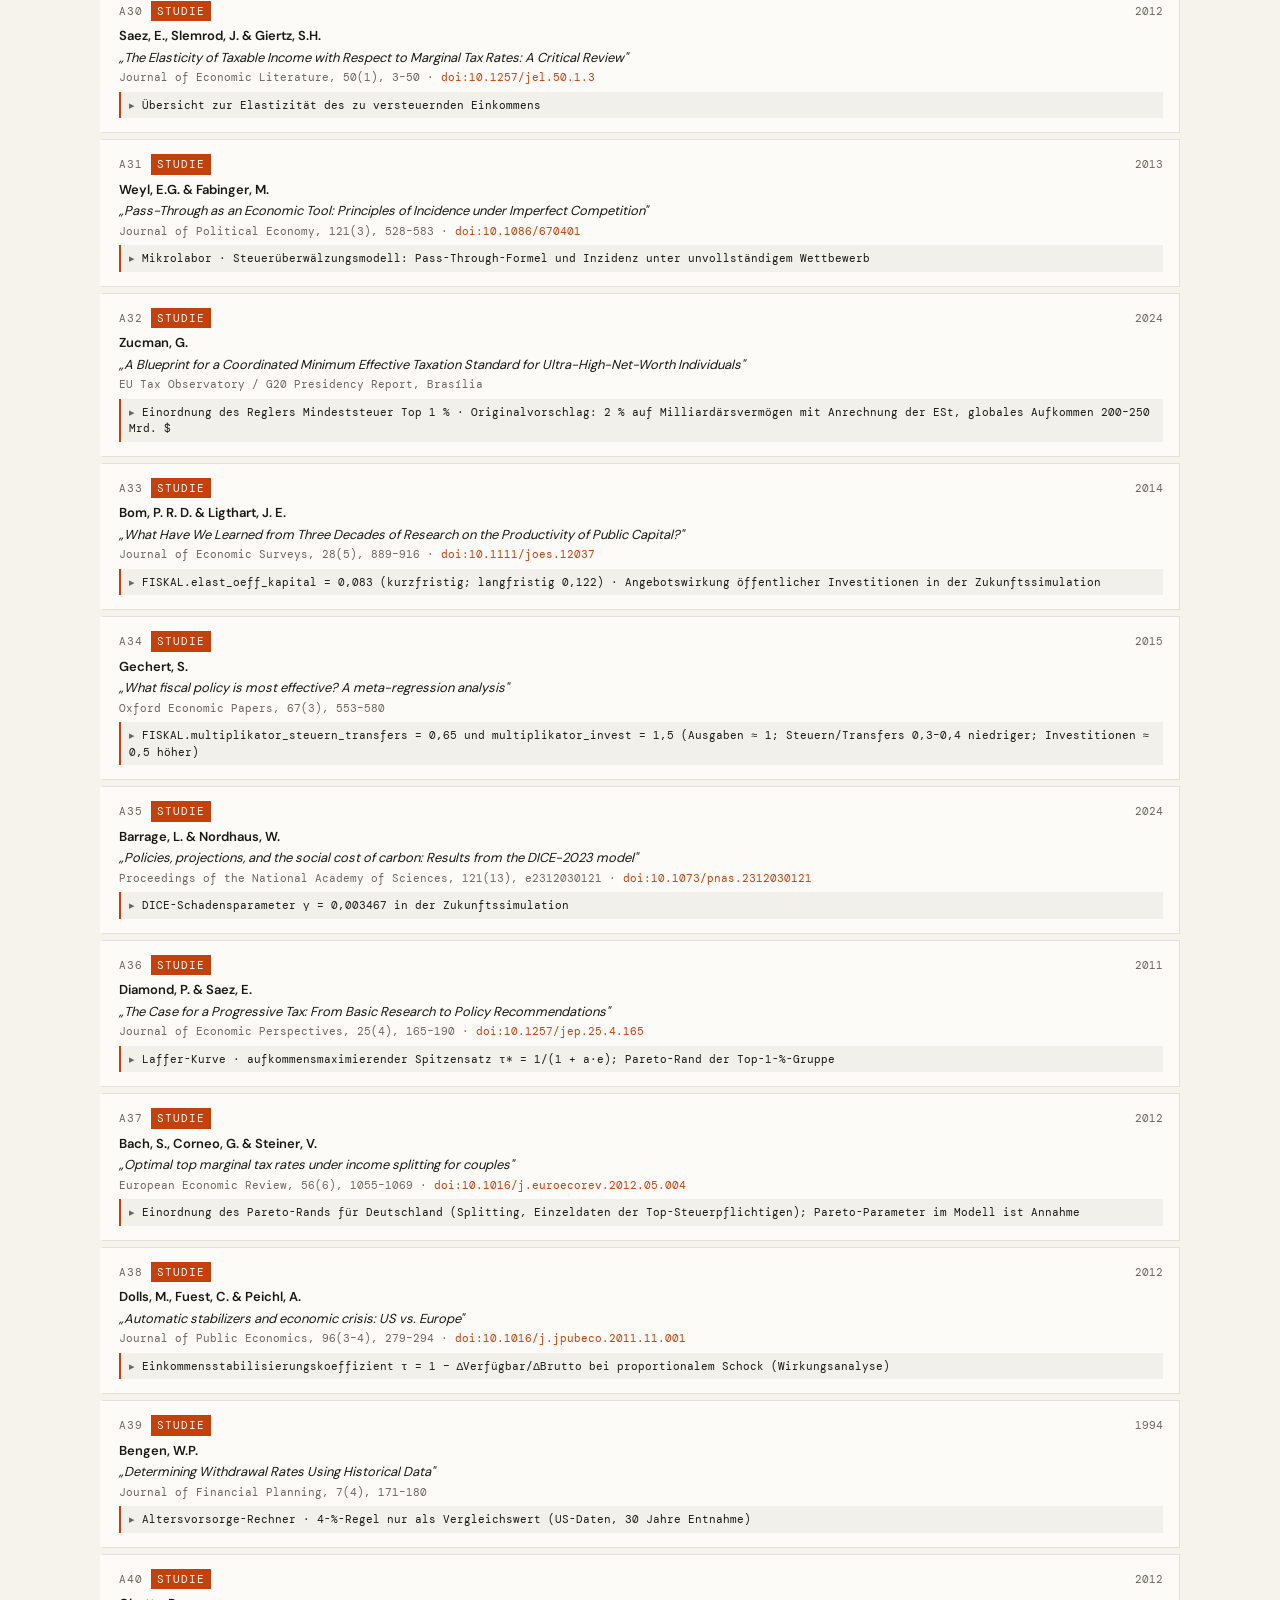
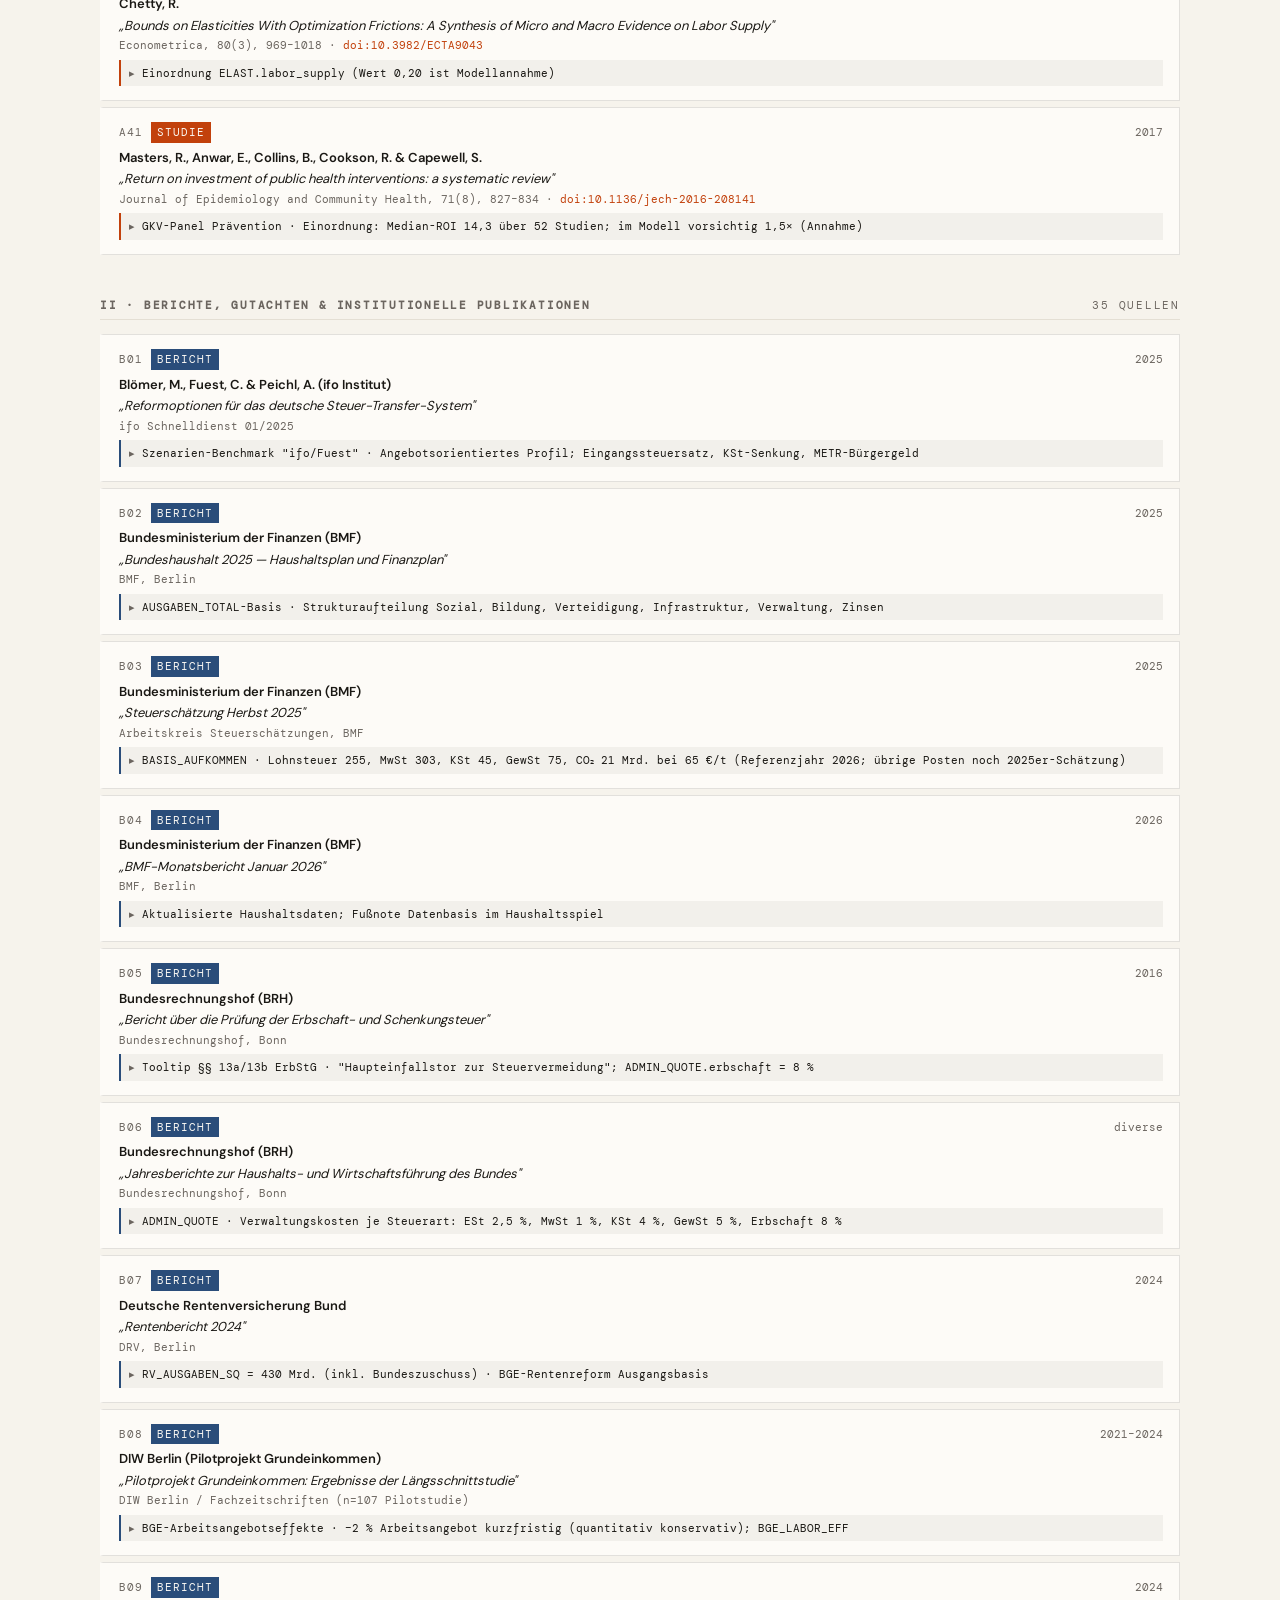
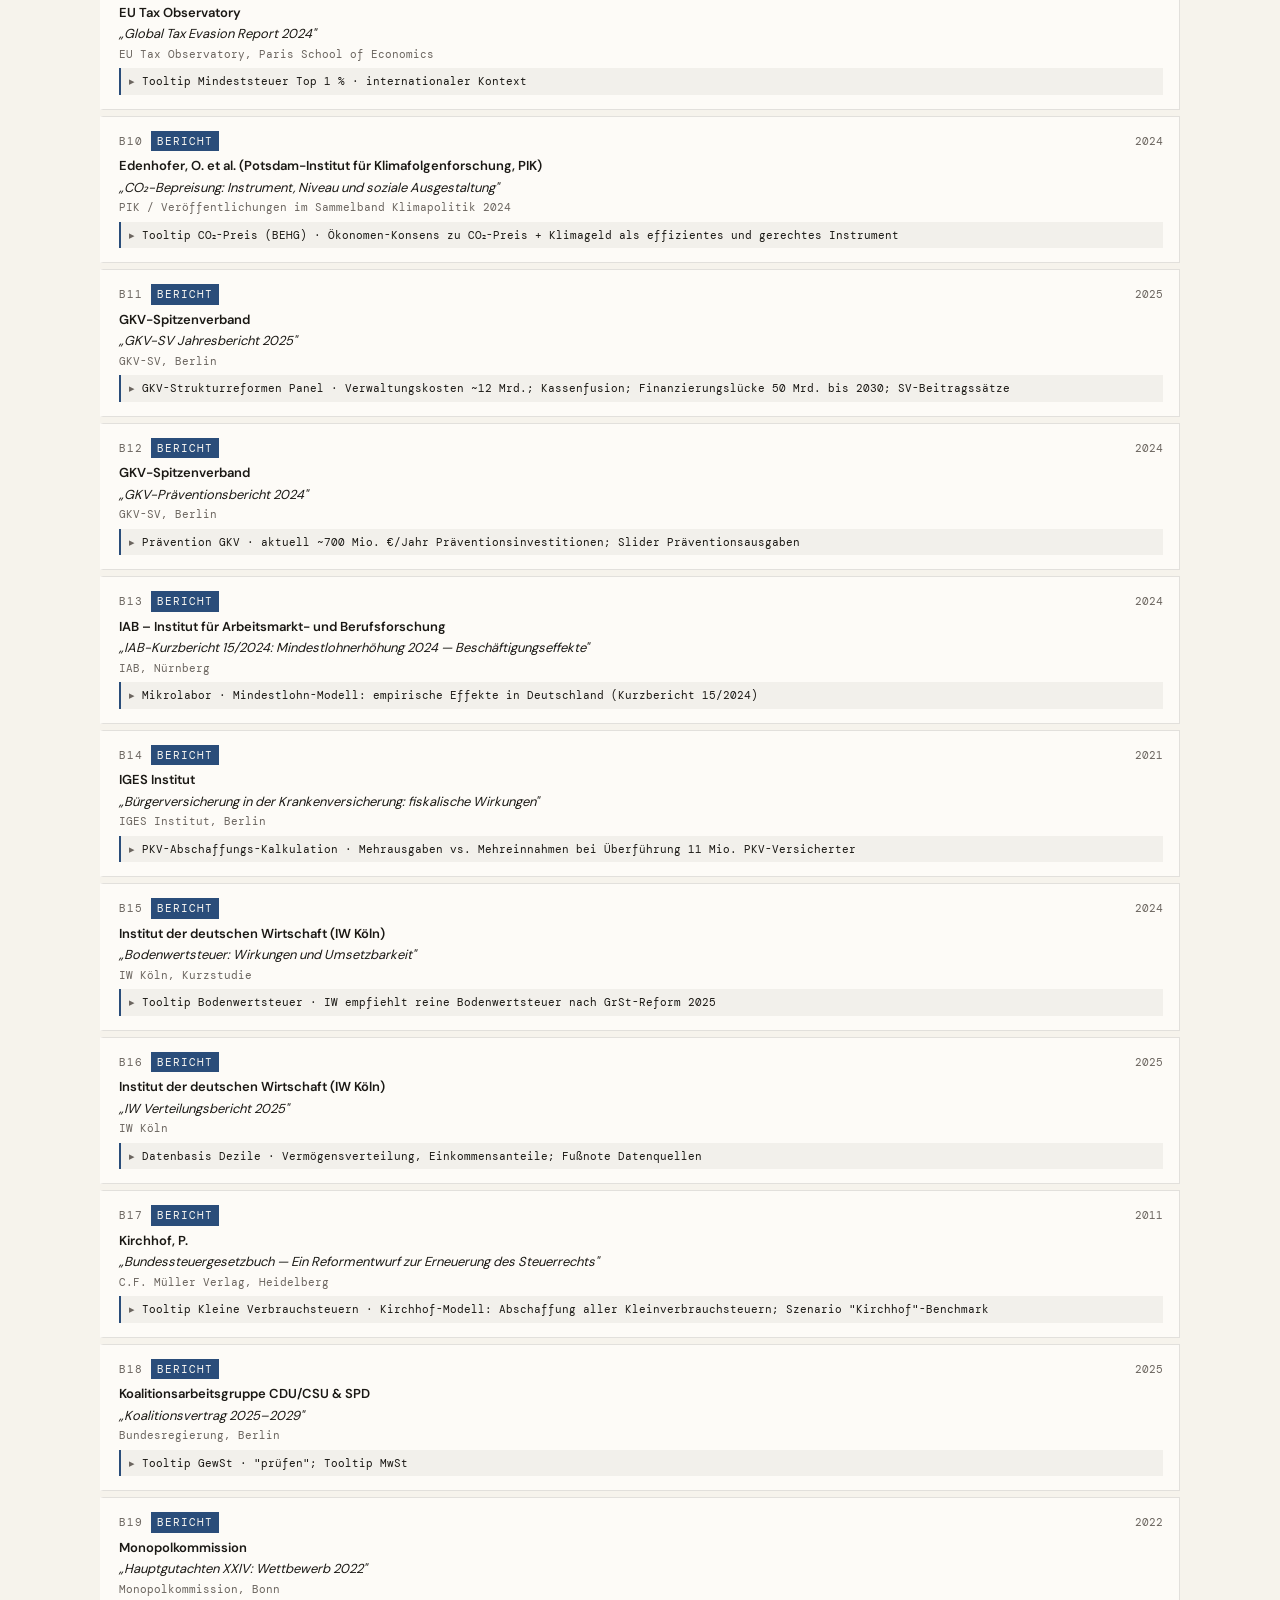
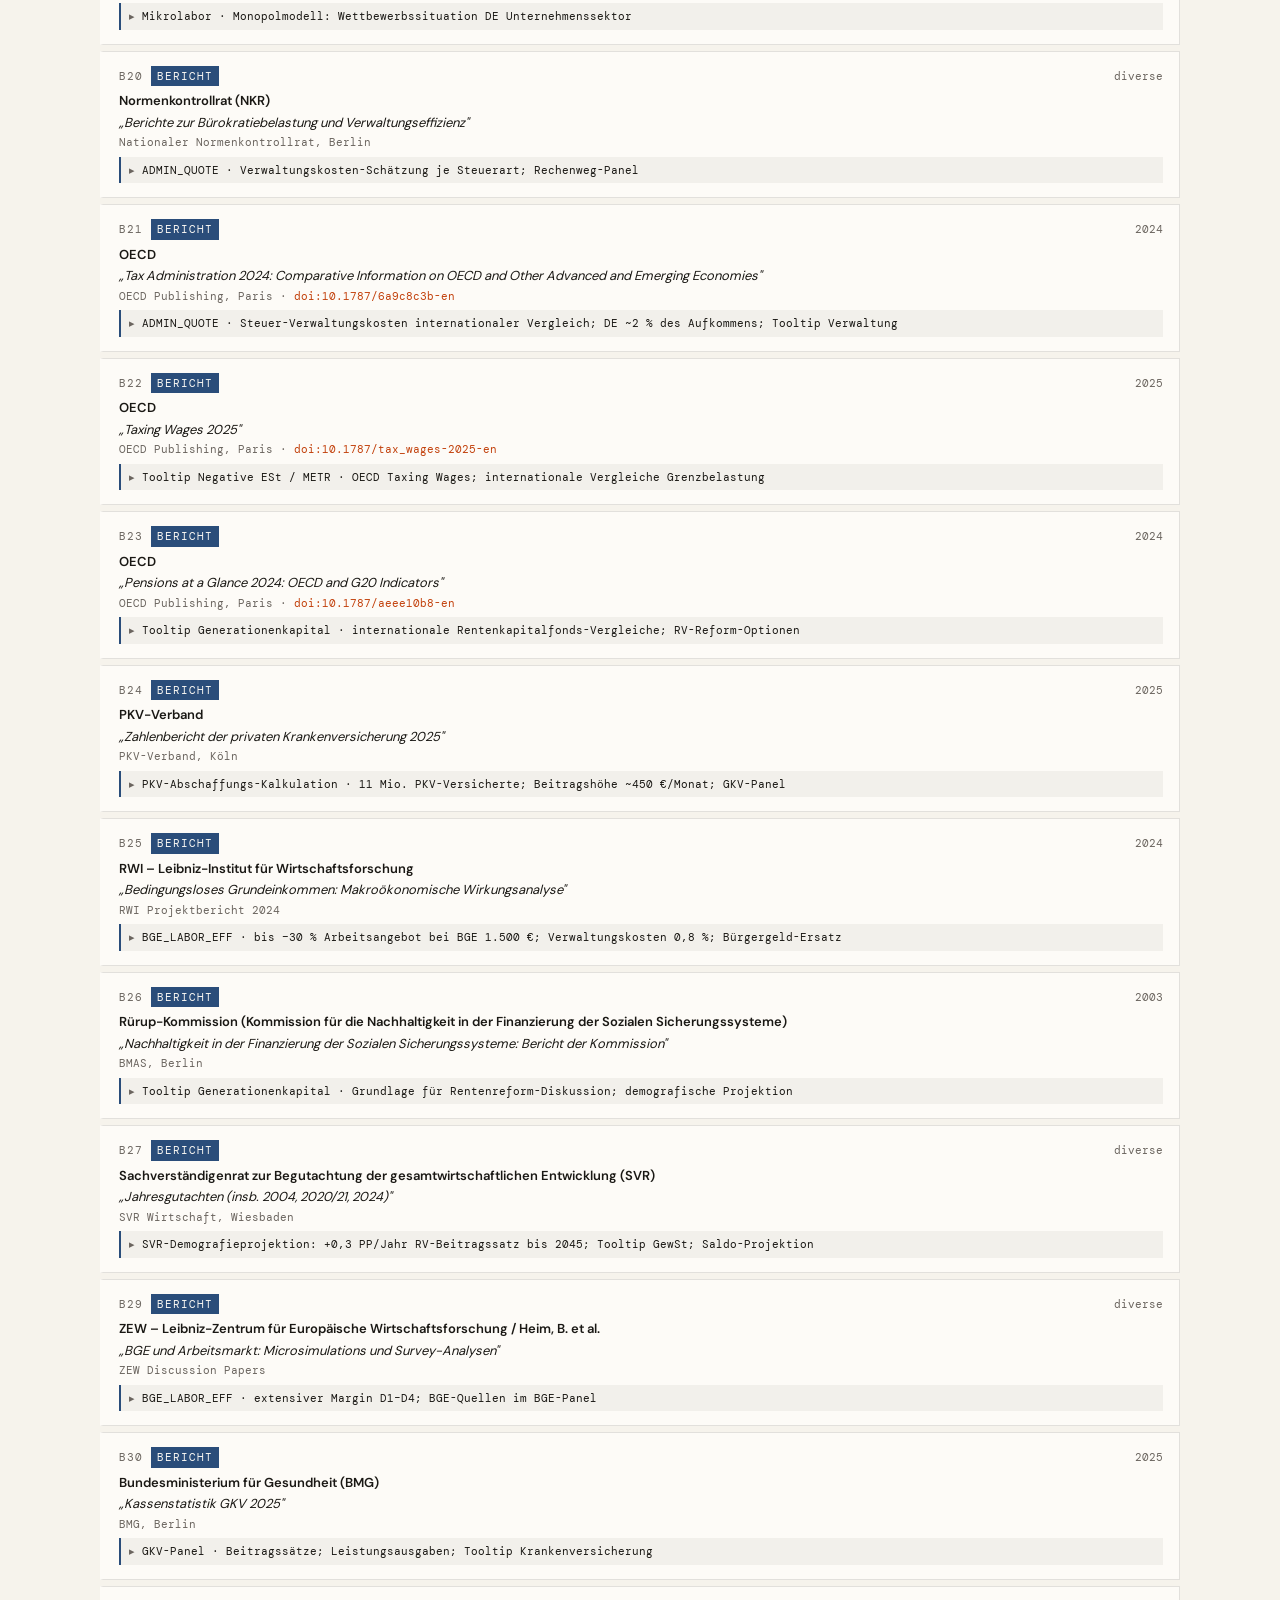
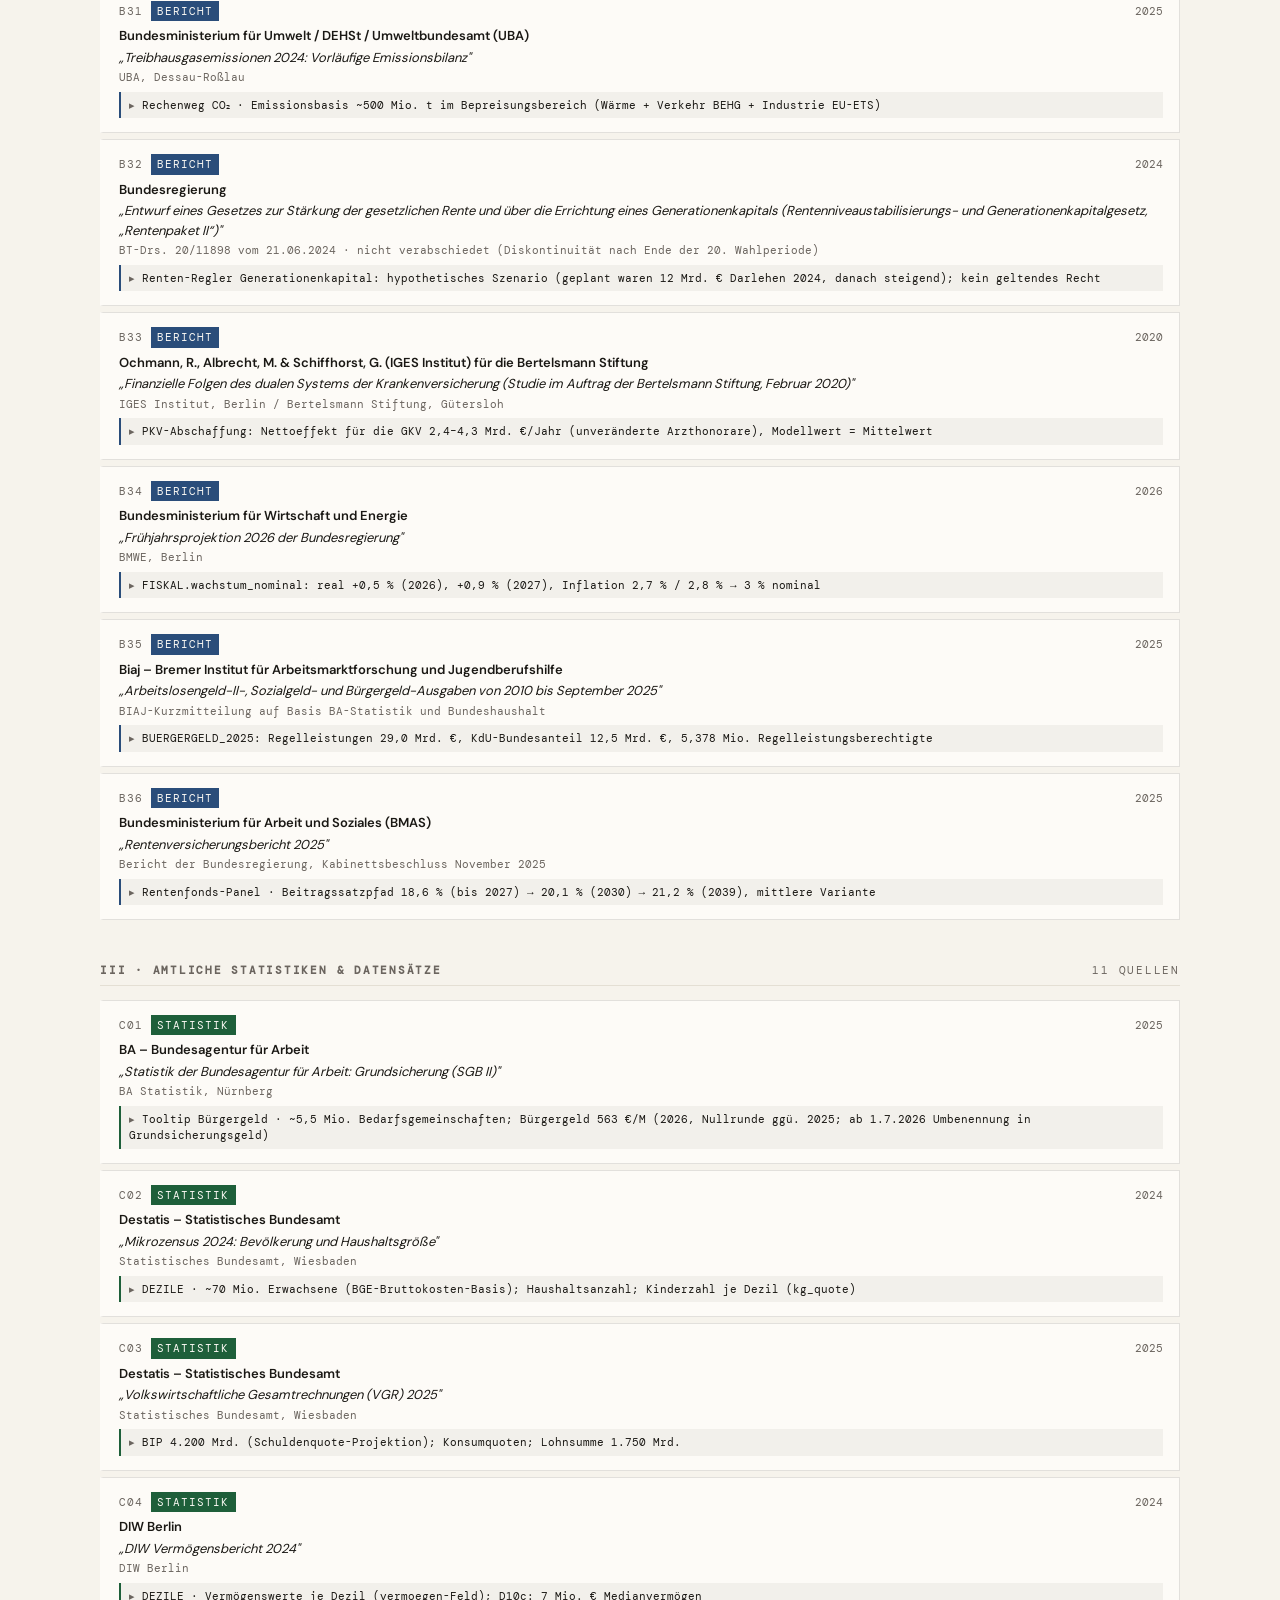
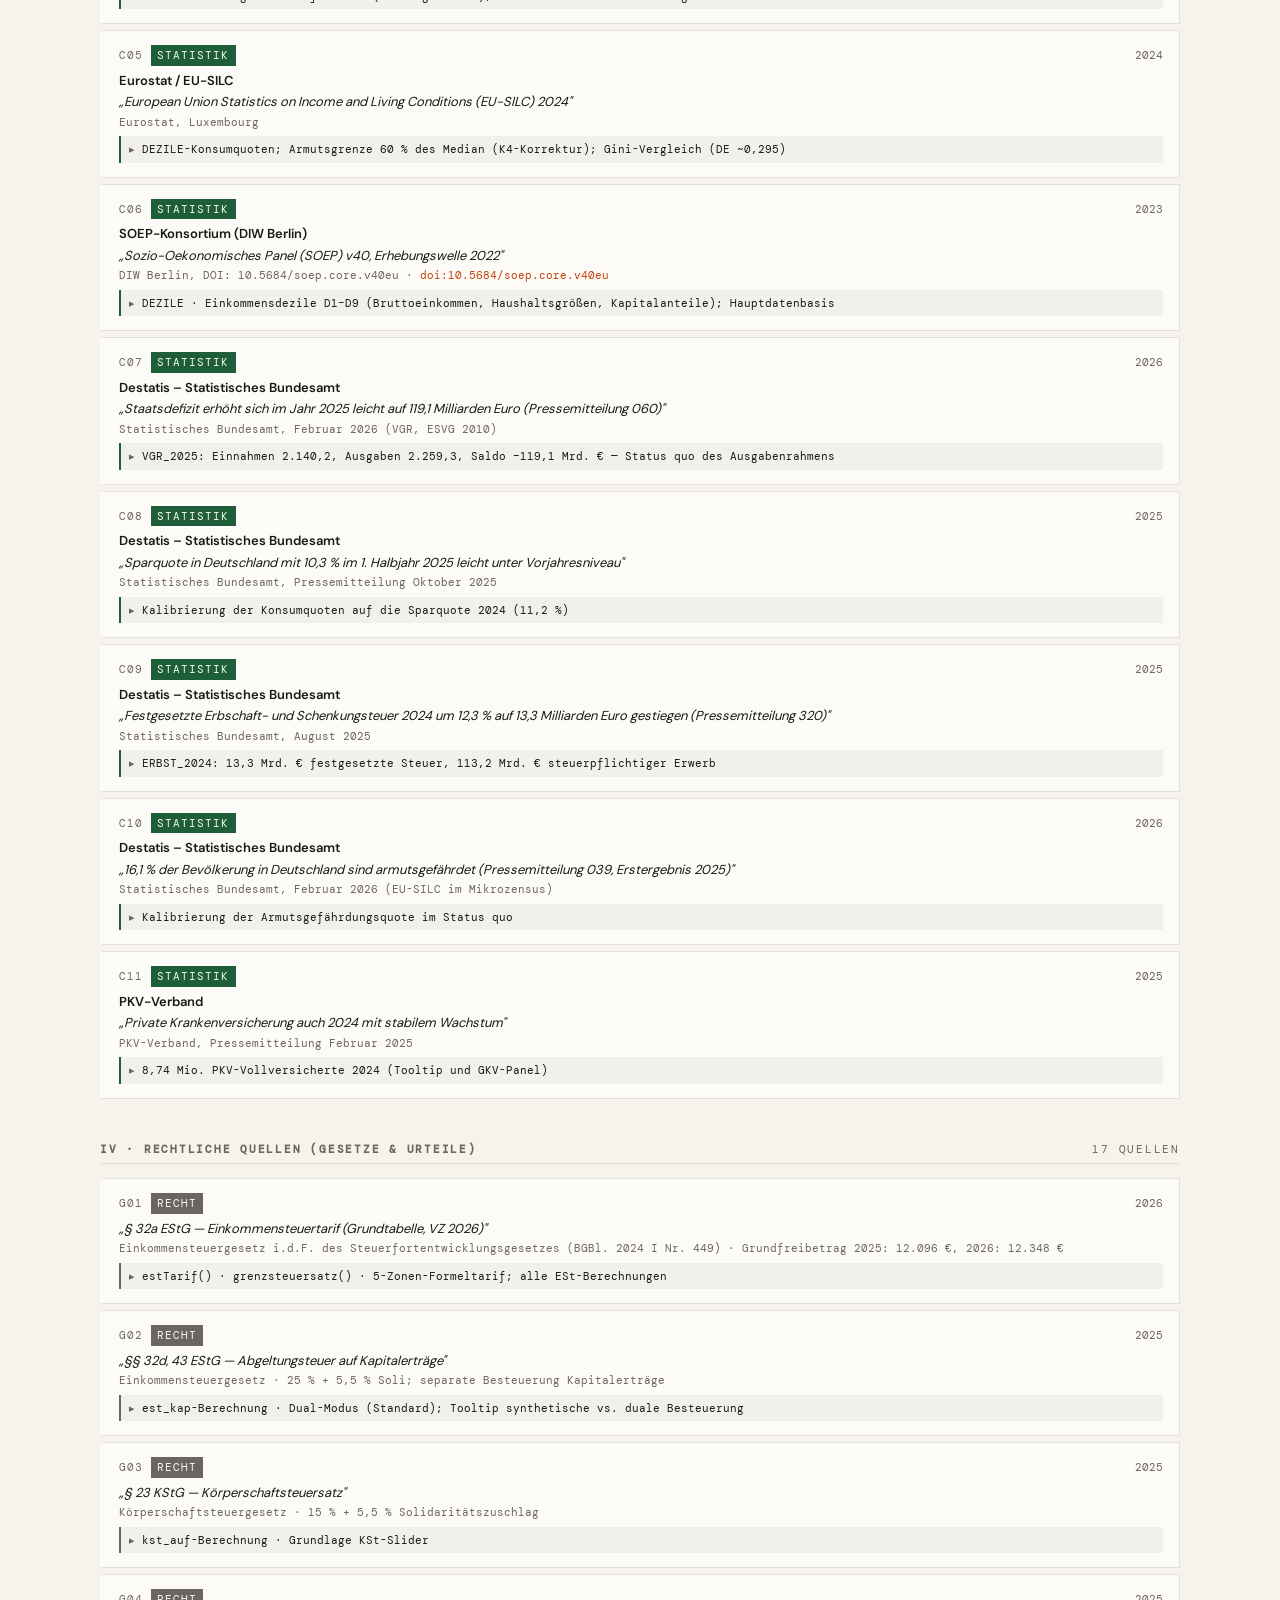
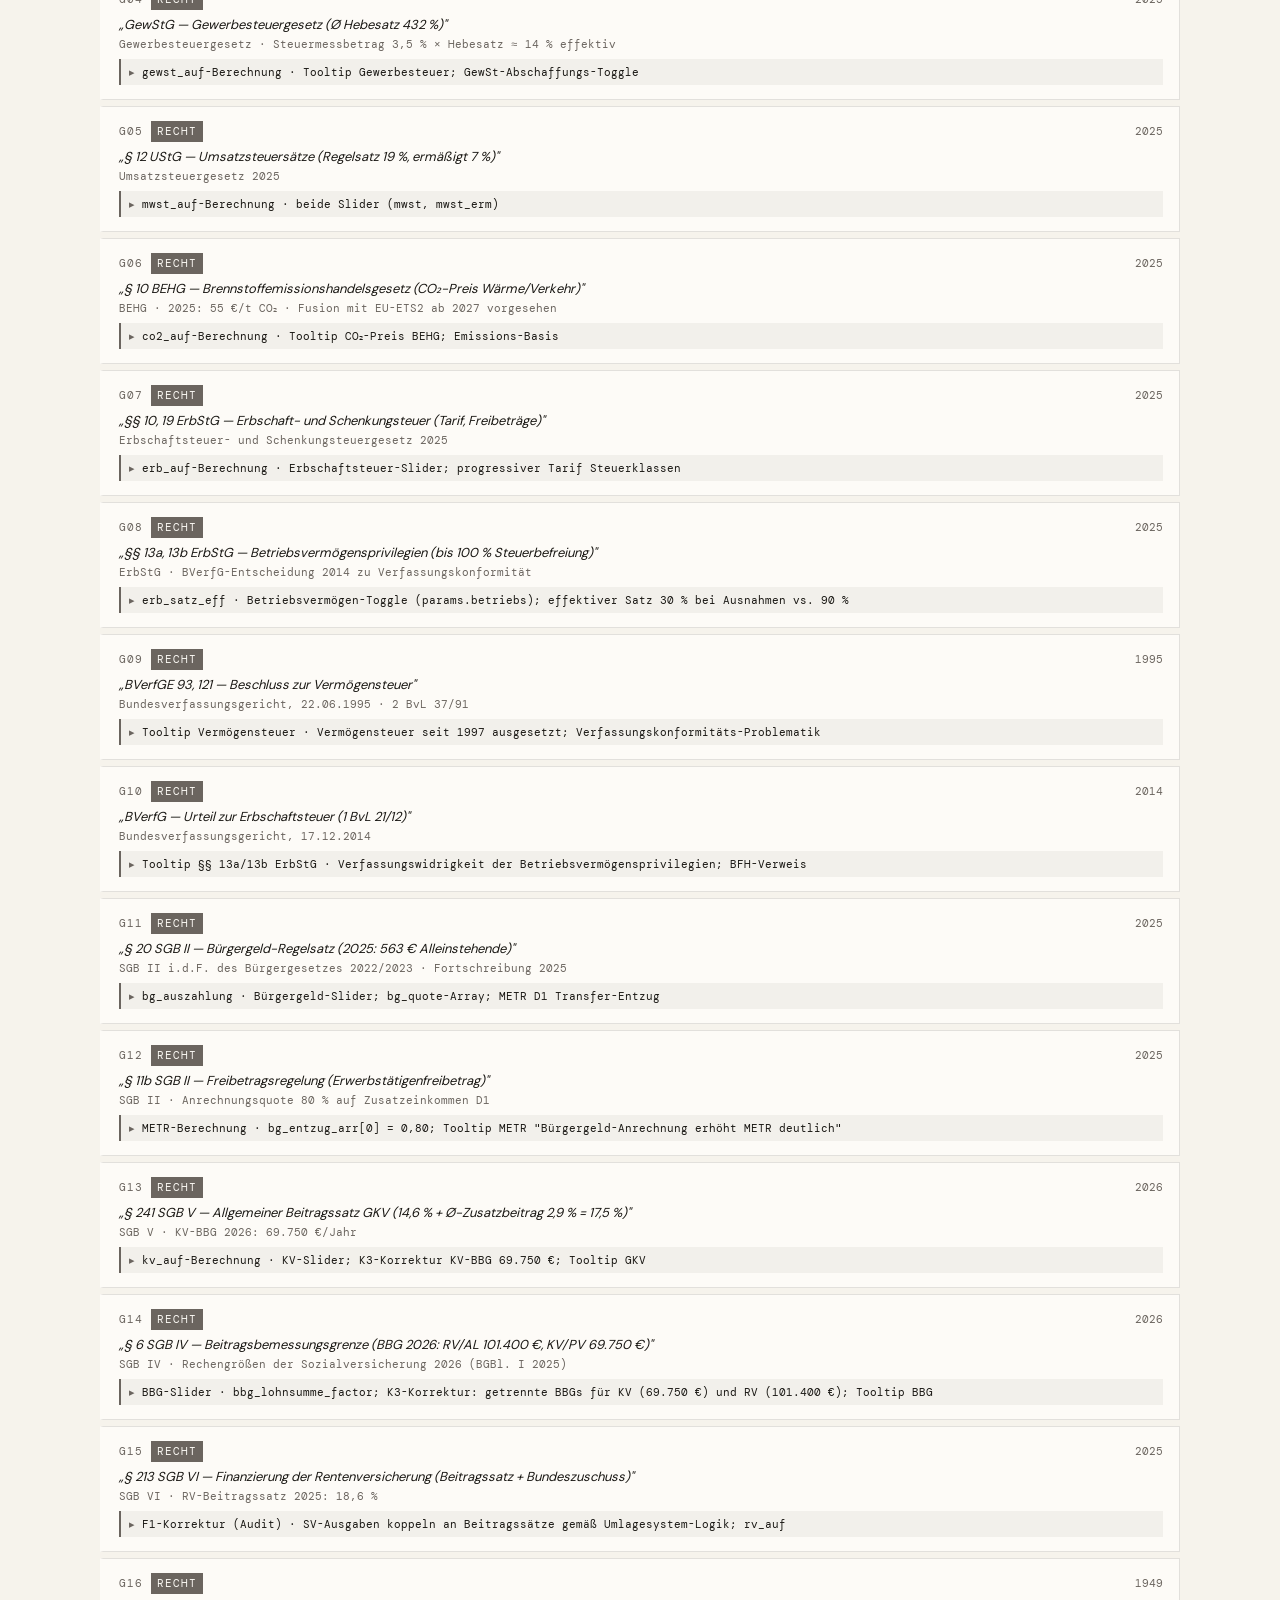
<file: quellen.html>
<!DOCTYPE html>
<html lang="de">
<head>
<meta charset="UTF-8">
<meta name="viewport" content="width=device-width, initial-scale=1.0">
<meta name="description" content="Alle verwendeten Quellen und Daten der Kassensturz-Simulatoren: Bundeshaushalt 2025, SOEP v40, Destatis, BMF, DIW und mehr.">
<meta name="robots" content="index, follow">
<meta name="author" content="Kassensturz">
<link rel="canonical" href="https://kassensturz.org/quellen.html">
<meta property="og:title" content="Quellenverzeichnis – Daten & Quellen | Kassensturz">
<meta property="og:description" content="Alle verwendeten Quellen und Daten der Kassensturz-Simulatoren: Bundeshaushalt 2025, SOEP, Destatis, BMF und mehr.">
<meta property="og:type" content="website">
<meta property="og:url" content="https://kassensturz.org/quellen.html">
<meta property="og:site_name" content="Kassensturz">
<meta property="og:locale" content="de_DE">
<title>Quellenverzeichnis – Daten & Quellen | Kassensturz</title>
<link rel="stylesheet" href="css/fonts.css">
<link rel="stylesheet" href="css/tokens.css">
<style>
  /* Palette, Typo, Fokus und Nav: css/tokens.css.
     Hier nur die Datenreihen-Akzente dieser Seite. */
  :root {
    --accent2: #1e5f3a;
    --accent3: #2a4d7a;
  }
  body { padding: 0 16px 80px; }
  .wrap { max-width: 1080px; margin: 0 auto; }

  /* NAV */

  /* HEADER */
  h1 {
    font-size: clamp(32px, 5vw, 56px); font-weight: 800;
    letter-spacing: -0.02em; line-height: 1.0;
    margin-bottom: 6px; border-bottom: 2px solid var(--rule);
    padding-bottom: 16px;
  }
  h1 em { font-style: italic; color: var(--accent); }
  .eyebrow {
    font-family: var(--ff-mono); font-size: var(--fs-micro);
    text-transform: uppercase; letter-spacing: 0.14em;
    color: var(--muted); margin-bottom: 24px; margin-top: 8px;
  }
  .intro { font-size: 14px; color: var(--muted); max-width: 680px;
    margin-bottom: 32px; font-style: italic; }

  /* STATS BAR */
  .stats-bar {
    display: flex; flex-wrap: wrap; gap: 12px;
    margin-bottom: 28px;
    padding: 14px 18px;
    background: var(--paper);
    border: 1px solid rgba(42,39,32,0.15);
    border-left: 3px solid var(--accent);
  }
  .stat-item { font-family: var(--ff-mono); font-size: 11px; }
  .stat-num { font-size: 20px; font-family: 'Fraunces', Georgia, serif;
    font-weight: 800; margin-right: 4px; }
  .stat-num.a { color: var(--accent); }
  .stat-num.b { color: var(--accent3); }
  .stat-num.c { color: var(--accent2); }
  .stat-num.d { color: var(--muted); }
  /* Reine Dekoration: per aria-hidden aus dem A11y-Baum, deshalb ohne
     Kontrastanforderung — trotzdem sichtbar genug zum Trennen. */
  .stat-sep { color: var(--border); margin: 0 6px; }

  /* TOOLBAR */
  .toolbar {
    display: flex; flex-wrap: wrap; gap: 10px;
    margin-bottom: 24px; align-items: center;
  }
  .search-wrap {
    flex: 1; min-width: 220px;
    position: relative;
  }
  .search-wrap input {
    width: 100%;
    font-family: var(--ff-mono); font-size: 12px;
    padding: 9px 12px 9px 32px;
    border: 1px solid var(--rule);
    background: var(--paper); color: var(--ink);
    outline: none;
  }
  .search-wrap input::placeholder { color: var(--muted); }
  .search-icon {
    position: absolute; left: 10px; top: 50%; transform: translateY(-50%);
    font-size: 13px; color: var(--muted); pointer-events: none;
  }
  .filter-chips { display: flex; flex-wrap: wrap; gap: 6px; }
  .chip {
    font-family: var(--ff-mono); font-size: var(--fs-micro);
    text-transform: uppercase; letter-spacing: 0.1em;
    padding: 5px 10px; border: 1px solid var(--rule);
    background: transparent; color: var(--muted);
    cursor: pointer; transition: all 0.15s;
  }
  .chip:hover { background: var(--ink); color: var(--paper); border-color: var(--ink); }
  .chip.active-all   { background: var(--ink); color: var(--paper); border-color: var(--ink); }
  .chip.active-a     { background: var(--accent);  color: var(--paper); border-color: var(--accent); }
  .chip.active-b     { background: var(--accent3); color: var(--paper); border-color: var(--accent3); }
  .chip.active-c     { background: var(--accent2); color: var(--paper); border-color: var(--accent2); }
  .chip.active-d     { background: var(--muted);   color: var(--paper); border-color: var(--muted); }

  /* SECTION HEADERS */
  .section-head {
    font-family: var(--ff-mono); font-size: var(--fs-micro);
    text-transform: uppercase; letter-spacing: 0.16em; font-weight: 600;
    color: var(--muted); margin: 36px 0 14px;
    padding-bottom: 6px; border-bottom: 1px solid var(--rule);
    display: flex; justify-content: space-between; align-items: baseline;
  }
  .section-count {
    font-size: var(--fs-micro); color: var(--muted); font-weight: 400;
  }

  /* SOURCE CARDS */
  .src-grid { display: flex; flex-direction: column; gap: 0; }
  .src-card {
    background: var(--paper);
    border: 1px solid rgba(42,39,32,0.12);
    border-left: 3px solid transparent;
    padding: 14px 16px;
    margin-bottom: 6px;
    transition: border-color 0.15s;
  }
  .src-card:hover { border-left-color: var(--accent); }
  .src-card[data-typ="akademisch"] { --badge-bg: var(--accent); --badge-col: #fbf9f4; }
  .src-card[data-typ="bericht"]    { --badge-bg: var(--accent3); --badge-col: #fbf9f4; }
  .src-card[data-typ="statistik"]  { --badge-bg: var(--accent2); --badge-col: #fbf9f4; }
  .src-card[data-typ="recht"]      { --badge-bg: var(--muted);   --badge-col: #fbf9f4; }

  .src-top {
    display: flex; align-items: center; gap: 8px; margin-bottom: 5px;
    flex-wrap: wrap;
  }
  .src-id {
    font-family: var(--ff-mono); font-size: var(--fs-micro);
    color: var(--muted); letter-spacing: 0.08em;
  }
  .src-badge {
    font-family: var(--ff-mono); font-size: var(--fs-micro);
    text-transform: uppercase; letter-spacing: 0.1em;
    background: var(--badge-bg); color: var(--badge-col);
    padding: 2px 6px;
  }
  .src-year {
    font-family: var(--ff-mono); font-size: var(--fs-micro);
    color: var(--muted); margin-left: auto;
  }
  .src-author {
    font-size: 13px; font-weight: 600; margin-bottom: 2px; color: var(--ink);
  }
  .src-title {
    font-size: 13px; font-style: italic; color: var(--ink);
    margin-bottom: 2px;
  }
  .src-journal {
    font-family: var(--ff-mono); font-size: var(--fs-micro);
    color: var(--muted); margin-bottom: 6px;
  }
  .src-doi {
    font-family: var(--ff-mono); font-size: var(--fs-micro);
    color: var(--accent); text-decoration: none;
  }
  .src-doi:hover { text-decoration: underline; }
  .src-used {
    font-family: var(--ff-mono); font-size: var(--fs-micro);
    color: var(--ink); background: rgba(42,39,32,0.05);
    border-left: 2px solid var(--badge-bg);
    padding: 5px 8px; margin-top: 6px;
    line-height: 1.5;
  }
  .src-used::before { content: '▸ '; color: var(--muted); }

  .hidden { display: none !important; }

  /* NO RESULTS */
  .no-results {
    font-family: var(--ff-mono); font-size: 12px;
    color: var(--muted); padding: 32px 0; text-align: center;
    display: none;
  }

  /* FOOTER */
  .foot-note {
    font-family: var(--ff-mono); font-size: var(--fs-micro);
    color: var(--muted-strong); margin-top: 40px;
    border-top: 1px solid rgba(42,39,32,0.1); padding-top: 16px;
  }

  @media (max-width: 600px) {
    .stats-bar { gap: 8px; }
    .src-year { margin-left: 0; width: 100%; }
  }
</style>
</head>
<body>
<a class="skip-link" href="#main-content">Zum Inhalt springen</a>
<nav class="site-nav-bar">
  <div class="site-nav-bar-inner">
    <a href="index.html" class="nav-logo">Kassensturz</a>
    <a href="index.html" class="nav-link">Haushaltsspiel</a>
    <a href="finanz.html" class="nav-link">Finanztools</a>
    <a href="mikro.html" class="nav-link">Mikrolabor</a>
    <a href="quellen.html" class="nav-link active">Quellen</a>
    <a href="impressum.html" class="nav-link">Impressum</a>
  </div>
</nav>

<div class="wrap" id="main-content">
  <h1>Quellen&shy;<em>verzeichnis</em></h1>
  <div class="eyebrow">Literatur, Datenbasis und Rechtsquellen des Kassensturz-Modells</div>
  <p class="intro">
    Alle akademischen Studien, Berichte, Statistiken und Rechtsquellen, auf die das Modell zurückgreift —
    nach Kategorie geordnet, mit Verwendungsnachweis. Filterbar und durchsuchbar.
  </p>

  <div class="stats-bar" id="stats-bar">
    <div class="stat-item"><span class="stat-num a" id="cnt-a">—</span> Akademische Studien</div>
    <span class="stat-sep" aria-hidden="true">|</span>
    <div class="stat-item"><span class="stat-num b" id="cnt-b">—</span> Berichte &amp; Gutachten</div>
    <span class="stat-sep" aria-hidden="true">|</span>
    <div class="stat-item"><span class="stat-num c" id="cnt-c">—</span> Statistiken &amp; Daten</div>
    <span class="stat-sep" aria-hidden="true">|</span>
    <div class="stat-item"><span class="stat-num d" id="cnt-d">—</span> Rechtliche Quellen</div>
  </div>

  <div class="toolbar">
    <div class="search-wrap">
      <span class="search-icon">🔍</span>
      <input type="text" id="search" placeholder="Autor, Titel, Journal, Verwendung …" autocomplete="off">
    </div>
    <div class="filter-chips">
      <button class="chip active-all" data-filter="alle">Alle</button>
      <button class="chip" data-filter="akademisch">Studien</button>
      <button class="chip" data-filter="bericht">Berichte</button>
      <button class="chip" data-filter="statistik">Statistiken</button>
      <button class="chip" data-filter="recht">Recht</button>
    </div>
  </div>

  <div id="src-container"></div>
  <div class="no-results" id="no-results">Keine Quellen gefunden. Suchbegriff anpassen.</div>

  <p class="foot-note">
    Stand: September 2026 · Quellenverzeichnis wird mit dem Modell gepflegt (js/quellen.js) ·
    Hinweis auf fehlende oder fehlerhafte Angaben: <a href="mailto:info@kassensturz.org" style="color:var(--accent);">info@kassensturz.org</a>
  </p>
</div>

<script type="module">
import { QUELLEN } from './js/quellen.js';

/* ────────────────────── RENDER ────────────────────── */

const TYP_LABEL = { akademisch:'Studie', bericht:'Bericht', statistik:'Statistik', recht:'Recht' };
const TYP_CHIP  = { akademisch:'active-a', bericht:'active-b', statistik:'active-c', recht:'active-d' };

let currentFilter = 'alle';
let currentSearch = '';

function renderAll() {
  const container = document.getElementById('src-container');
  const noRes     = document.getElementById('no-results');
  const q = currentSearch.toLowerCase();

  // Group by typ in display order
  const ORDER = ['akademisch','bericht','statistik','recht'];
  const HEADS = {
    akademisch: 'I · Akademische Studien',
    bericht:    'II · Berichte, Gutachten &amp; Institutionelle Publikationen',
    statistik:  'III · Amtliche Statistiken &amp; Datensätze',
    recht:      'IV · Rechtliche Quellen (Gesetze &amp; Urteile)'
  };

  let html = '';
  let totalVisible = 0;

  for (const typ of ORDER) {
    if (currentFilter !== 'alle' && currentFilter !== typ) continue;
    const items = QUELLEN.filter(src => {
      if (src.typ !== typ) return false;
      if (!q) return true;
      return [src.autor, src.titel, src.quelle, src.verwendet, src.id].join(' ').toLowerCase().includes(q);
    });
    if (items.length === 0) continue;
    totalVisible += items.length;

    html += `<div class="section-head">${HEADS[typ]}<span class="section-count">${items.length} Quellen</span></div>`;
    html += '<div class="src-grid">';
    for (const s of items) {
      const doi = s.doi
        ? `<a class="src-doi" href="https://doi.org/${s.doi}" target="_blank" rel="noopener">doi:${s.doi}</a>`
        : '';
      html += `
      <div class="src-card" data-typ="${s.typ}">
        <div class="src-top">
          <span class="src-id">${s.id}</span>
          <span class="src-badge">${TYP_LABEL[s.typ]}</span>
          <span class="src-year">${s.jahr}</span>
        </div>
        ${s.autor ? `<div class="src-author">${s.autor}</div>` : ''}
        <div class="src-title">„${s.titel}"</div>
        <div class="src-journal">${s.quelle}${doi ? ' · '+doi : ''}</div>
        <div class="src-used">${s.verwendet}</div>
      </div>`;
    }
    html += '</div>';
  }

  container.innerHTML = html;
  noRes.style.display = totalVisible === 0 ? 'block' : 'none';
}

function updateCounters() {
  document.getElementById('cnt-a').textContent = QUELLEN.filter(s=>s.typ==='akademisch').length;
  document.getElementById('cnt-b').textContent = QUELLEN.filter(s=>s.typ==='bericht').length;
  document.getElementById('cnt-c').textContent = QUELLEN.filter(s=>s.typ==='statistik').length;
  document.getElementById('cnt-d').textContent = QUELLEN.filter(s=>s.typ==='recht').length;
}

// Filter chips
document.querySelectorAll('.chip').forEach(btn => {
  btn.addEventListener('click', () => {
    document.querySelectorAll('.chip').forEach(b => b.className = 'chip');
    currentFilter = btn.dataset.filter;
    if (currentFilter === 'alle') btn.className = 'chip active-all';
    else btn.className = 'chip ' + TYP_CHIP[currentFilter];
    renderAll();
  });
});

// Search
document.getElementById('search').addEventListener('input', e => {
  currentSearch = e.target.value;
  renderAll();
});

updateCounters();
renderAll();
</script>
</body>
</html>
</file>
<file: css/fonts.css>
/* Selbst gehostete Schriften (SIL Open Font License 1.1, siehe fonts/LICENSE-*.txt).
 * Quelle: Google Fonts, Subsets latin + latin-ext. Ersetzt die Einbindung von fonts.googleapis.com (F-001). */
/* DM Mono 400 – latin-ext */
@font-face {
  font-family: 'DM Mono';
  font-style: normal;
  font-weight: 400;
  font-display: swap;
  src: url('../fonts/dmmono-400-latin-ext.woff2') format('woff2');
  unicode-range: U+0100-02BA, U+02BD-02C5, U+02C7-02CC, U+02CE-02D7, U+02DD-02FF, U+0304, U+0308, U+0329, U+1D00-1DBF, U+1E00-1E9F, U+1EF2-1EFF, U+2020, U+20A0-20AB, U+20AD-20C0, U+2113, U+2C60-2C7F, U+A720-A7FF;
}
/* DM Mono 400 – latin */
@font-face {
  font-family: 'DM Mono';
  font-style: normal;
  font-weight: 400;
  font-display: swap;
  src: url('../fonts/dmmono-400-latin.woff2') format('woff2');
  unicode-range: U+0000-00FF, U+0131, U+0152-0153, U+02BB-02BC, U+02C6, U+02DA, U+02DC, U+0304, U+0308, U+0329, U+2000-206F, U+20AC, U+2122, U+2191, U+2193, U+2212, U+2215, U+FEFF, U+FFFD;
}
/* DM Mono 500 – latin-ext */
@font-face {
  font-family: 'DM Mono';
  font-style: normal;
  font-weight: 500;
  font-display: swap;
  src: url('../fonts/dmmono-500-latin-ext.woff2') format('woff2');
  unicode-range: U+0100-02BA, U+02BD-02C5, U+02C7-02CC, U+02CE-02D7, U+02DD-02FF, U+0304, U+0308, U+0329, U+1D00-1DBF, U+1E00-1E9F, U+1EF2-1EFF, U+2020, U+20A0-20AB, U+20AD-20C0, U+2113, U+2C60-2C7F, U+A720-A7FF;
}
/* DM Mono 500 – latin */
@font-face {
  font-family: 'DM Mono';
  font-style: normal;
  font-weight: 500;
  font-display: swap;
  src: url('../fonts/dmmono-500-latin.woff2') format('woff2');
  unicode-range: U+0000-00FF, U+0131, U+0152-0153, U+02BB-02BC, U+02C6, U+02DA, U+02DC, U+0304, U+0308, U+0329, U+2000-206F, U+20AC, U+2122, U+2191, U+2193, U+2212, U+2215, U+FEFF, U+FFFD;
}
/* DM Sans 400 – latin-ext */
@font-face {
  font-family: 'DM Sans';
  font-style: normal;
  font-weight: 400;
  font-display: swap;
  src: url('../fonts/dmsans-var-latin-ext.woff2') format('woff2');
  unicode-range: U+0100-02BA, U+02BD-02C5, U+02C7-02CC, U+02CE-02D7, U+02DD-02FF, U+0304, U+0308, U+0329, U+1D00-1DBF, U+1E00-1E9F, U+1EF2-1EFF, U+2020, U+20A0-20AB, U+20AD-20C0, U+2113, U+2C60-2C7F, U+A720-A7FF;
}
/* DM Sans 400 – latin */
@font-face {
  font-family: 'DM Sans';
  font-style: normal;
  font-weight: 400;
  font-display: swap;
  src: url('../fonts/dmsans-var-latin.woff2') format('woff2');
  unicode-range: U+0000-00FF, U+0131, U+0152-0153, U+02BB-02BC, U+02C6, U+02DA, U+02DC, U+0304, U+0308, U+0329, U+2000-206F, U+20AC, U+2122, U+2191, U+2193, U+2212, U+2215, U+FEFF, U+FFFD;
}
/* DM Sans 500 – latin-ext */
@font-face {
  font-family: 'DM Sans';
  font-style: normal;
  font-weight: 500;
  font-display: swap;
  src: url('../fonts/dmsans-var-latin-ext.woff2') format('woff2');
  unicode-range: U+0100-02BA, U+02BD-02C5, U+02C7-02CC, U+02CE-02D7, U+02DD-02FF, U+0304, U+0308, U+0329, U+1D00-1DBF, U+1E00-1E9F, U+1EF2-1EFF, U+2020, U+20A0-20AB, U+20AD-20C0, U+2113, U+2C60-2C7F, U+A720-A7FF;
}
/* DM Sans 500 – latin */
@font-face {
  font-family: 'DM Sans';
  font-style: normal;
  font-weight: 500;
  font-display: swap;
  src: url('../fonts/dmsans-var-latin.woff2') format('woff2');
  unicode-range: U+0000-00FF, U+0131, U+0152-0153, U+02BB-02BC, U+02C6, U+02DA, U+02DC, U+0304, U+0308, U+0329, U+2000-206F, U+20AC, U+2122, U+2191, U+2193, U+2212, U+2215, U+FEFF, U+FFFD;
}
/* DM Sans 600 – latin-ext */
@font-face {
  font-family: 'DM Sans';
  font-style: normal;
  font-weight: 600;
  font-display: swap;
  src: url('../fonts/dmsans-var-latin-ext.woff2') format('woff2');
  unicode-range: U+0100-02BA, U+02BD-02C5, U+02C7-02CC, U+02CE-02D7, U+02DD-02FF, U+0304, U+0308, U+0329, U+1D00-1DBF, U+1E00-1E9F, U+1EF2-1EFF, U+2020, U+20A0-20AB, U+20AD-20C0, U+2113, U+2C60-2C7F, U+A720-A7FF;
}
/* DM Sans 600 – latin */
@font-face {
  font-family: 'DM Sans';
  font-style: normal;
  font-weight: 600;
  font-display: swap;
  src: url('../fonts/dmsans-var-latin.woff2') format('woff2');
  unicode-range: U+0000-00FF, U+0131, U+0152-0153, U+02BB-02BC, U+02C6, U+02DA, U+02DC, U+0304, U+0308, U+0329, U+2000-206F, U+20AC, U+2122, U+2191, U+2193, U+2212, U+2215, U+FEFF, U+FFFD;
}
/* DM Sans 700 – latin-ext */
@font-face {
  font-family: 'DM Sans';
  font-style: normal;
  font-weight: 700;
  font-display: swap;
  src: url('../fonts/dmsans-var-latin-ext.woff2') format('woff2');
  unicode-range: U+0100-02BA, U+02BD-02C5, U+02C7-02CC, U+02CE-02D7, U+02DD-02FF, U+0304, U+0308, U+0329, U+1D00-1DBF, U+1E00-1E9F, U+1EF2-1EFF, U+2020, U+20A0-20AB, U+20AD-20C0, U+2113, U+2C60-2C7F, U+A720-A7FF;
}
/* DM Sans 700 – latin */
@font-face {
  font-family: 'DM Sans';
  font-style: normal;
  font-weight: 700;
  font-display: swap;
  src: url('../fonts/dmsans-var-latin.woff2') format('woff2');
  unicode-range: U+0000-00FF, U+0131, U+0152-0153, U+02BB-02BC, U+02C6, U+02DA, U+02DC, U+0304, U+0308, U+0329, U+2000-206F, U+20AC, U+2122, U+2191, U+2193, U+2212, U+2215, U+FEFF, U+FFFD;
}
/* Fraunces 400 – latin-ext */
@font-face {
  font-family: 'Fraunces';
  font-style: normal;
  font-weight: 400;
  font-display: swap;
  src: url('../fonts/fraunces-var-latin-ext.woff2') format('woff2');
  unicode-range: U+0100-02BA, U+02BD-02C5, U+02C7-02CC, U+02CE-02D7, U+02DD-02FF, U+0304, U+0308, U+0329, U+1D00-1DBF, U+1E00-1E9F, U+1EF2-1EFF, U+2020, U+20A0-20AB, U+20AD-20C0, U+2113, U+2C60-2C7F, U+A720-A7FF;
}
/* Fraunces 400 – latin */
@font-face {
  font-family: 'Fraunces';
  font-style: normal;
  font-weight: 400;
  font-display: swap;
  src: url('../fonts/fraunces-var-latin.woff2') format('woff2');
  unicode-range: U+0000-00FF, U+0131, U+0152-0153, U+02BB-02BC, U+02C6, U+02DA, U+02DC, U+0304, U+0308, U+0329, U+2000-206F, U+20AC, U+2122, U+2191, U+2193, U+2212, U+2215, U+FEFF, U+FFFD;
}
/* Fraunces 600 – latin-ext */
@font-face {
  font-family: 'Fraunces';
  font-style: normal;
  font-weight: 600;
  font-display: swap;
  src: url('../fonts/fraunces-var-latin-ext.woff2') format('woff2');
  unicode-range: U+0100-02BA, U+02BD-02C5, U+02C7-02CC, U+02CE-02D7, U+02DD-02FF, U+0304, U+0308, U+0329, U+1D00-1DBF, U+1E00-1E9F, U+1EF2-1EFF, U+2020, U+20A0-20AB, U+20AD-20C0, U+2113, U+2C60-2C7F, U+A720-A7FF;
}
/* Fraunces 600 – latin */
@font-face {
  font-family: 'Fraunces';
  font-style: normal;
  font-weight: 600;
  font-display: swap;
  src: url('../fonts/fraunces-var-latin.woff2') format('woff2');
  unicode-range: U+0000-00FF, U+0131, U+0152-0153, U+02BB-02BC, U+02C6, U+02DA, U+02DC, U+0304, U+0308, U+0329, U+2000-206F, U+20AC, U+2122, U+2191, U+2193, U+2212, U+2215, U+FEFF, U+FFFD;
}
/* Fraunces 800 – latin-ext */
@font-face {
  font-family: 'Fraunces';
  font-style: normal;
  font-weight: 800;
  font-display: swap;
  src: url('../fonts/fraunces-var-latin-ext.woff2') format('woff2');
  unicode-range: U+0100-02BA, U+02BD-02C5, U+02C7-02CC, U+02CE-02D7, U+02DD-02FF, U+0304, U+0308, U+0329, U+1D00-1DBF, U+1E00-1E9F, U+1EF2-1EFF, U+2020, U+20A0-20AB, U+20AD-20C0, U+2113, U+2C60-2C7F, U+A720-A7FF;
}
/* Fraunces 800 – latin */
@font-face {
  font-family: 'Fraunces';
  font-style: normal;
  font-weight: 800;
  font-display: swap;
  src: url('../fonts/fraunces-var-latin.woff2') format('woff2');
  unicode-range: U+0000-00FF, U+0131, U+0152-0153, U+02BB-02BC, U+02C6, U+02DA, U+02DC, U+0304, U+0308, U+0329, U+2000-206F, U+20AC, U+2122, U+2191, U+2193, U+2212, U+2215, U+FEFF, U+FFFD;
}
</file>
<file: css/tokens.css>
/* ══════════════════════════════════════════════════════════════════
   Kassensturz — Design-Tokens und geteilte Primitive
   Einzige Quelle für Palette, Typo-Skala, Radien, Fokus und Nav.
   Wird von index.html (Haushaltsspiel), finanz.html, mikro.html,
   quellen.html und impressum.html geladen — vor dem jeweils
   seitenspezifischen <style>-Block.

   Kontrastwerte sind gemessen (WCAG 2.1, sRGB) und im Kommentar
   hinterlegt. Wer einen Farbwert ändert, rechnet ihn neu nach.
   ══════════════════════════════════════════════════════════════════ */

:root {
  /* ── Flächen ─────────────────────────────────────────────────── */
  --bg:      #F6F3EC;   /* Seitengrund */
  --paper:   #FDFBF7;   /* erhobene Flächen, Karten, Panels */
  --ink:     #1A1814;   /* Text auf hellem Grund, dunkle Flächen */
  --border:  #E4DFD4;
  --rule:    #E4DFD4;

  /* ── Text ────────────────────────────────────────────────────── */
  /* --muted trägt praktisch jeden Sekundärtext im Projekt.
     Alt: #7A746E = 4,16:1 auf --bg → AA-Verstoß an ~200 Stellen.
     Neu: 5,19:1 auf --bg, 5,56:1 auf --paper. */
  --muted:        #6B655F;
  /* Für 10–11px-Belegschicht (Quellen, Benchmarks, Fußnoten):
     6,24:1 auf --bg, 6,69:1 auf --paper. */
  --muted-strong: #5F5952;
  /* Text auf --ink-Flächen. Alt: rgba(255,255,255,.4) = 3,81:1.
     Neu: 7,01:1 auf --ink. */
  --on-ink:       #FFFFFF;
  --on-ink-muted: #A8A29A;

  /* ── Akzent ──────────────────────────────────────────────────── */
  /* 4,67:1 auf --bg, 5,01:1 auf --paper; Weiß darauf 5,18:1.
     Als Textfarbe immer --accent, nie das hellere #EA580C (3,21:1). */
  --accent:      #C2410C;
  --accent-soft: rgba(194, 65, 12, 0.10);
  /* Text auf --accent-Flächen: 4,92:1. Hierarchie dort über Gewicht
     und Größe, nicht über Deckkraft — jede Alpha-Stufe fiel durch. */
  --on-accent:   #FBF9F4;
  /* Akzent als TEXT auf --ink-Flächen (Tooltip, dunkle Panels): der
     normale Akzent erreicht dort nur 3,42:1, dieser 4,98:1. */
  --accent-on-ink: #EA580C;

  /* ── Semantik ────────────────────────────────────────────────── */
  --good:   #166534;
  --bad:    #991B1B;
  --warn:   #92400E;
  --goodbg: #DCFCE7;
  --badbg:  #FEE2E2;
  --warnbg: #FEF3C7;
  --neutbg: #F0EDE7;

  /* ── Form ────────────────────────────────────────────────────── */
  --r:      10px;
  --r-sm:   6px;

  /* ── Schrift ─────────────────────────────────────────────────── */
  --ff-body:    'DM Sans', system-ui, -apple-system, 'Segoe UI', sans-serif;
  --ff-display: 'Fraunces', Georgia, 'Times New Roman', serif;
  --ff-mono:    'DM Mono', ui-monospace, 'SFMono-Regular', Menlo, monospace;

  /* ── Typo-Skala ──────────────────────────────────────────────────
     Untergrenze ist --fs-micro (11px). Darunter gibt es nichts:
     9px- und 10px-Labels waren der häufigste Befund der Kritik. */
  --fs-micro: 11px;
  --fs-xs:    12px;
  --fs-sm:    13px;
  --fs-base:  15px;
  --fs-md:    17px;
  --fs-lg:    21px;
  --fs-xl:    28px;
  --fs-2xl:   38px;

  /* ── Bewegung ────────────────────────────────────────────────── */
  --ease-out: cubic-bezier(0.16, 1, 0.3, 1);
  --dur:      160ms;
}

/* ══ Reset und Basis ═══════════════════════════════════════════════ */

* { box-sizing: border-box; margin: 0; padding: 0; }

html {
  color-scheme: light;
  -webkit-text-size-adjust: 100%;
}

body {
  background: var(--bg);
  color: var(--ink);
  font-family: var(--ff-body);
  font-size: 16px;
  line-height: 1.5;
  -webkit-font-smoothing: antialiased;
}

img, svg { max-width: 100%; }

/* Zahlen in Tabellen und KPI-Flächen laufen nicht mehr auseinander. */
.kpi-value, .kpi-val, .value, table, .num, [data-num] {
  font-variant-numeric: tabular-nums;
}

/* ══ Browser-Oberflächen ═══════════════════════════════════════════
   Die Teile, die niemand zeichnet und die trotzdem mitgeliefert
   werden: Auswahl, Caret, Scrollbar, Unterstreichung. */

::selection {
  background: var(--accent-soft);
  color: var(--ink);
}

input, textarea, select { caret-color: var(--accent); }

a { text-underline-offset: 0.18em; }

* { scrollbar-color: var(--border) transparent; scrollbar-width: thin; }
::-webkit-scrollbar { width: 10px; height: 10px; }
::-webkit-scrollbar-track { background: transparent; }
::-webkit-scrollbar-thumb {
  background: var(--border);
  border: 2px solid var(--bg);
  border-radius: 99px;
}
::-webkit-scrollbar-thumb:hover { background: var(--muted); }

/* ══ Fokus ═════════════════════════════════════════════════════════
   Vorher: eine einzige :focus-Regel im ganzen Projekt, und die war
   identisch zum Hover-Zustand. Ein Tastaturnutzer konnte nicht
   erkennen, wo er steht. */

:focus-visible {
  outline: 2px solid var(--accent);
  outline-offset: 2px;
  border-radius: var(--r-sm);
}

/* Auf dunklen Flächen braucht der Ring einen hellen Träger. */
.hero :focus-visible,
.site-nav-bar :focus-visible,
[data-surface="ink"] :focus-visible {
  outline-color: var(--on-ink);
}

/* Reine Mausklicks sollen keinen Ring hinterlassen — :focus-visible
   erledigt das; diese Regel fängt Altlasten mit outline:none ab. */
a:focus-visible, button:focus-visible,
input:focus-visible, select:focus-visible,
textarea:focus-visible, summary:focus-visible,
[tabindex]:focus-visible {
  outline: 2px solid var(--accent);
  outline-offset: 2px;
}

/* ══ Bewegung respektiert die Systemeinstellung ═══════════════════ */

@media (prefers-reduced-motion: reduce) {
  *, *::before, *::after {
    animation-duration: 0.01ms !important;
    animation-iteration-count: 1 !important;
    transition-duration: 0.01ms !important;
    scroll-behavior: auto !important;
  }
}

/* ══ Skip-Link ═════════════════════════════════════════════════════ */

.skip-link {
  position: absolute;
  left: 8px;
  top: -48px;
  z-index: 1000;
  background: var(--ink);
  color: var(--on-ink);
  font-family: var(--ff-mono);
  font-size: var(--fs-xs);
  padding: 10px 16px;
  border-radius: var(--r-sm);
  text-decoration: none;
  transition: top var(--dur) var(--ease-out);
}
.skip-link:focus { top: 8px; }

/* ══ Navigation ════════════════════════════════════════════════════
   Ein Markup, eine Regel. Lag vorher in fünf Dateien parallel. */

.site-nav-bar {
  background: var(--ink);
  position: sticky;
  top: 0;
  z-index: 100;
}

.site-nav-bar-inner {
  max-width: 1400px;
  margin: 0 auto;
  padding: 0 16px;
  display: flex;
  align-items: center;
  gap: 2px;
  flex-wrap: wrap;
  min-height: 44px;
}

.nav-logo {
  font-family: var(--ff-display);
  font-weight: 800;
  font-size: var(--fs-md);
  color: var(--on-ink);
  letter-spacing: -0.02em;
  text-decoration: none;
  margin-right: 20px;
  padding: 6px 0;
}

.nav-link {
  font-family: var(--ff-mono);
  font-size: var(--fs-micro);
  text-transform: uppercase;
  letter-spacing: 0.08em;
  color: var(--on-ink-muted);
  padding: 12px 10px;
  display: flex;
  align-items: center;
  text-decoration: none;
  border-bottom: 2px solid transparent;
  transition: color var(--dur), border-color var(--dur);
}

.nav-link:hover { color: var(--on-ink); }

.nav-link.active {
  color: var(--on-ink);
  border-bottom-color: var(--accent);
}

/* Unter 600px bricht die Nav um, statt seitwärts aus dem Bild zu
   laufen — vorher lagen 251px hinter einem Scroll ohne Affordanz. */
@media (max-width: 600px) {
  .site-nav-bar-inner {
    padding: 4px 12px 6px;
    gap: 0 2px;
  }
  .nav-logo {
    font-size: var(--fs-base);
    margin-right: auto;
    flex: 0 0 auto;
  }
  .nav-link { padding: 8px 8px; }
}
</file>
<file: css/haushaltsspiel.css>
/* ══════════════════════════════════════════════════════════════════
   Haushaltsspiel — Styles des Simulators.
   Palette, Typo-Skala, Fokus, Bewegung und Navigation stehen in
   css/tokens.css und werden VOR dieser Datei geladen. Hier steht nur,
   was allein der Simulator braucht.
   ══════════════════════════════════════════════════════════════════ */

  body {
    min-height: 100vh;
    padding: 0 16px 80px;
  }
  .wrap { max-width: 1400px; margin: 0 auto; }
  header {
    border-bottom: 1px solid var(--border);
    padding: 20px 0 16px;
    margin-bottom: 24px;
    display: flex;
    align-items: baseline;
    gap: 24px;
    flex-wrap: wrap;
  }
  h1 {
    font-family: 'Fraunces', serif;
    font-size: clamp(22px, 3vw, 32px);
    font-weight: 800;
    line-height: 1.1;
    letter-spacing: -0.02em;
  }
  h1 em { font-style: normal; color: var(--accent); }
  .subtitle {
    font-family: 'DM Mono', monospace;
    font-size: var(--fs-micro);
    text-transform: uppercase;
    letter-spacing: 0.1em;
    color: var(--muted);
  }

  .layout {
    display: grid;
    grid-template-columns: minmax(320px, 380px) 1fr;
    gap: 32px;
  }
  /* Ohne min-width:0 trägt jedes Grid-Item seine min-content-Breite in den
     Track — das waren die 12px Dokument-Overflow auf 375px. */
  .layout > * { min-width: 0; }

  /* CONTROLS */
  .controls {
    background: var(--paper);
    border: 1px solid var(--rule);
    border-radius: var(--r);
    padding: 20px;
    height: fit-content;
    position: sticky;
    top: 16px;
    max-height: calc(100vh - 32px);
    overflow-y: auto;
  }

  /* MOBILE TOGGLE — standardmäßig versteckt, nur auf Phones sichtbar */
  .mobile-toggle {
    display: none;
  }

  /* ── TABLET (601px – 1024px) ── */
  /* ── TABLET + PHONE: gemeinsame Regeln (≤ 1024px) ── */
  @media (max-width: 1024px) {
    .kpi-grid { grid-template-columns: repeat(2, 1fr) !important; }
    .two-col { grid-template-columns: 1fr !important; }
    .kpi-value { font-size: 20px !important; }
    .panel { padding: 14px 16px; }
    svg { touch-action: none; }
    .bar-label { font-size: var(--fs-micro); }
  }

  /* ── TABLET (601px – 1024px) ── */
  @media (min-width: 601px) and (max-width: 1024px) {
    body { padding: 12px 14px 60px; }
    .layout { grid-template-columns: 270px 1fr; gap: 18px; }
    .controls { max-height: calc(100vh - 24px); }
    input[type="range"] { height: 6px; }
    input[type="range"]::-webkit-slider-thumb { width: 24px; height: 24px; }
    input[type="range"]::-moz-range-thumb { width: 24px; height: 24px; }
    h1 { font-size: clamp(28px, 5vw, 52px) !important; }
    .bar-row { grid-template-columns: 65px 1fr 80px; }
  }

  /* ── PHONE (≤ 600px) ── */
  @media (max-width: 600px) {
    body { padding: 12px 10px 60px; }
    .layout { grid-template-columns: 1fr; gap: 16px; }
    .controls {
      position: relative;
      top: 0;
      max-height: 65vh;
      overflow-y: auto;
    }
    .controls.mobile-hidden { display: none; }
    .mobile-toggle {
      display: flex;
      align-items: center;
      justify-content: space-between;
      grid-column: 1 / -1;
      padding: 10px 14px;
      font-family: 'DM Mono', monospace;
      font-size: 11px;
      text-transform: uppercase;
      letter-spacing: 0.12em;
      background: var(--ink);
      color: var(--paper);
      border: none;
      cursor: pointer;
      position: sticky;
      top: 0;
      z-index: 10;
    }
    h1 { font-size: clamp(28px, 8vw, 48px) !important; }
    .bar-row { grid-template-columns: 60px 1fr 70px; }
  }
  .controls::-webkit-scrollbar { width: 6px; }
  .controls::-webkit-scrollbar-track { background: transparent; }
  .controls::-webkit-scrollbar-thumb { background: var(--rule); }

  .sidebar-collapsible {
    margin-bottom: 8px;
    border: 1px solid var(--border);
    border-radius: 6px;
    overflow: hidden;
  }
  .sidebar-collapsible-summary {
    font-family: 'DM Mono', monospace;
    font-size: var(--fs-micro);
    text-transform: uppercase;
    letter-spacing: 0.1em;
    color: var(--muted);
    padding: 9px 14px;
    background: var(--bg);
    cursor: pointer;
    list-style: none;
    display: flex;
    justify-content: space-between;
    align-items: center;
    user-select: none;
  }
  .sidebar-collapsible-summary::-webkit-details-marker { display: none; }
  .sidebar-collapsible-summary::after {
    content: '▼';
    font-size: 8px;
    transition: transform 0.2s;
  }
  details.sidebar-collapsible[open] > .sidebar-collapsible-summary::after { content: '▲'; }
  .sidebar-collapsible > .preset-group,
  .sidebar-collapsible > .tour-buttons {
    padding: 10px 14px;
    border-top: 1px solid var(--border);
  }

  .preset-group {
    margin-bottom: 0;
  }
  .preset-label {
    font-family: 'DM Mono', monospace;
    font-size: var(--fs-micro);
    text-transform: uppercase;
    letter-spacing: 0.1em;
    color: var(--muted);
    margin-bottom: 8px;
  }
  .preset-buttons {
    display: flex;
    flex-wrap: wrap;
    gap: 6px;
  }
  .preset-buttons button {
    font-family: 'DM Mono', monospace;
    font-size: var(--fs-micro);
    text-transform: uppercase;
    background: transparent;
    border: 1px solid var(--border);
    color: var(--ink);
    padding: 5px 9px;
    cursor: pointer;
    transition: all 0.15s;
    border-radius: 4px;
  }
  .preset-buttons button:hover {
    background: var(--ink);
    color: var(--paper);
  }
  .preset-buttons button.active {
    background: var(--accent);
    border-color: var(--accent);
    color: var(--paper);
  }

  .section-title {
    font-family: 'DM Mono', monospace;
    font-size: 11px;
    text-transform: uppercase;
    letter-spacing: 0.15em;
    font-weight: 600;
    margin: 20px 0 12px;
    padding-bottom: 4px;
    border-bottom: 1px solid var(--rule);
    display: flex;
    justify-content: space-between;
    align-items: center;
    cursor: pointer;
    user-select: none;
  }
  .section-title::after {
    content: '−';
    font-size: 14px;
  }
  .section-title.collapsed::after { content: '+'; }
  .section-body { padding-bottom: 8px; }
  .section-title.collapsed + .section-body { display: none; }
  .ctrl-section-head.bge-section { color: var(--accent); border-bottom-color: var(--accent); }
  .ctrl-section-head.bge-section.bge-on { background: rgba(194,65,12,0.06); padding: 4px 6px; margin-left: -6px; margin-right: -6px; }

  /* ── BGE SIDEBAR ── */
  .bge-slider-wrap { padding: 4px 0 2px; }
  .bge-slider-wrap input[type="range"] { accent-color: var(--accent); }
  .bge-live-cost {
    display: none;
    margin-top: 10px;
    background: rgba(194,65,12,0.07);
    border-left: 2px solid var(--accent);
    padding: 8px 12px;
    font-family: 'DM Mono', monospace;
    font-size: var(--fs-micro);
    line-height: 1.7;
    color: var(--ink);
  }
  .bge-live-cost strong { color: var(--accent); font-weight: 600; }
  .bge-live-cost .bge-save { color: var(--good); }

  /* ── BGE DASHBOARD PANEL ── */
  .bge-impact-panel {
    border: 1px solid var(--rule);
    border-top: 3px solid var(--accent);
    border-radius: var(--r);
    background: var(--paper);
    padding: 20px 22px 18px;
  }
  .bge-kpi-row {
    display: grid;
    grid-template-columns: repeat(4, 1fr);
    gap: 12px;
    margin-top: 16px;
  }
  @media (max-width: 1024px) { .bge-kpi-row { grid-template-columns: repeat(2, 1fr); } }
  .bge-kpi { border: 1px solid rgba(42,39,32,0.12); border-radius: 6px; padding: 12px 14px; }
  .bge-kpi-label {
    font-family: 'DM Mono', monospace;
    font-size: var(--fs-micro);
    text-transform: uppercase;
    letter-spacing: 0.1em;
    color: var(--muted);
    margin-bottom: 6px;
  }
  .bge-kpi-val {
    font-family: 'Fraunces', serif;
    font-size: 22px;
    font-weight: 800;
    line-height: 1;
    margin-bottom: 5px;
  }
  .bge-kpi-val.bad  { color: var(--bad); }
  .bge-kpi-val.good { color: var(--good); }
  .bge-kpi-val.neutral { color: var(--ink); }
  .bge-kpi-note {
    font-family: 'DM Mono', monospace;
    font-size: var(--fs-micro);
    color: var(--muted);
    line-height: 1.4;
  }
  .bge-source-note {
    margin-top: 14px;
    font-family: 'DM Mono', monospace;
    font-size: var(--fs-micro);
    color: var(--muted-strong);
    border-top: 1px solid rgba(42,39,32,0.08);
    padding-top: 10px;
  }
  .bge-financing-bar {
    margin-top: 14px;
    display: flex;
    align-items: center;
    gap: 10px;
    flex-wrap: wrap;
  }
  .bge-financing-label {
    font-family: 'DM Mono', monospace;
    font-size: var(--fs-micro);
    text-transform: uppercase;
    letter-spacing: 0.1em;
    color: var(--muted);
    white-space: nowrap;
  }
  .bge-financing-track {
    flex: 1;
    height: 6px;
    background: rgba(42,39,32,0.1);
    min-width: 100px;
  }
  .bge-financing-fill { height: 100%; background: var(--accent); transition: width 0.4s ease; }
  .bge-financing-pct {
    font-family: 'DM Mono', monospace;
    font-size: var(--fs-micro);
    font-weight: 600;
    color: var(--bad);
    white-space: nowrap;
  }

  /* ── SCENARIO MODE INDICATOR ── */
  .scenario-mode-bar {
    display: none;
    align-items: center;
    gap: 10px;
    padding: 9px 12px;
    margin-bottom: 16px;
    border-radius: 6px;
    border-left: 3px solid transparent;
    font-family: 'DM Mono', monospace;
    font-size: var(--fs-micro);
    font-weight: 600;
    text-transform: uppercase;
    letter-spacing: 0.1em;
  }
  .scenario-mode-bar.mode-a {
    display: flex;
    background: rgba(194,65,12,0.09);
    border-left-color: var(--accent);
    color: var(--accent);
  }
  .scenario-mode-bar.mode-b {
    display: flex;
    background: rgba(22,101,52,0.09);
    border-left-color: var(--good);
    color: var(--good);
  }
  .scenario-mode-bar-dot {
    width: 8px; height: 8px;
    border-radius: 50%;
    background: currentColor;
    flex-shrink: 0;
  }
  .scenario-mode-bar-exit {
    margin-left: auto;
    background: none;
    border: none;
    cursor: pointer;
    color: currentColor;
    font-size: 14px;
    opacity: 0.6;
    padding: 0 2px;
    line-height: 1;
  }
  .scenario-mode-bar-exit:hover { opacity: 1; }

  /* ── SCENARIO ACTION BUTTONS ── */
  .scenario-btn {
    font-family: 'DM Mono', monospace;
    font-size: var(--fs-micro);
    text-transform: uppercase;
    letter-spacing: 0.1em;
    padding: 6px 13px;
    border: 1px solid;
    border-radius: 4px;
    cursor: pointer;
    transition: all 0.15s;
    white-space: nowrap;
  }
  .scenario-btn-a {
    background: transparent;
    border-color: var(--accent);
    color: var(--accent);
  }
  .scenario-btn-a:hover, .scenario-btn-a.active {
    background: var(--accent);
    color: var(--paper);
  }
  .scenario-btn-b {
    background: transparent;
    border-color: var(--good);
    color: var(--good);
  }
  .scenario-btn-b:hover, .scenario-btn-b.active {
    background: var(--good);
    color: var(--paper);
  }

  .slider-row {
    margin-bottom: 12px;
  }
  .slider-row label {
    display: flex;
    justify-content: space-between;
    font-size: 12px;
    margin-bottom: 2px;
  }
  .slider-row .value {
    font-family: 'DM Mono', monospace;
    font-size: 12px;
    color: var(--accent);
    font-weight: 500;
  }
  input[type="range"] {
    width: 100%;
    height: 4px;
    background: var(--border);
    outline: none;
    -webkit-appearance: none;
    border-radius: 99px;
  }
  input[type="range"]::-webkit-slider-thumb {
    -webkit-appearance: none;
    width: 20px;
    height: 20px;
    background: var(--accent);
    cursor: pointer;
    border: 2px solid var(--paper);
    border-radius: 50%;
    box-shadow: 0 0 0 3px rgba(194,65,12,0.15);
    transition: box-shadow 0.2s, transform 0.15s;
  }
  input[type="range"]::-webkit-slider-thumb:hover {
    box-shadow: 0 0 0 6px rgba(194,65,12,0.2);
    transform: scale(1.1);
  }
  input[type="range"]::-moz-range-thumb {
    width: 20px;
    height: 20px;
    background: var(--accent);
    cursor: pointer;
    border: 2px solid var(--paper);
    border-radius: 50%;
  }
  /* ── VISUAL SLIDER SYSTEM ── */
  .slider-track {
    position: relative;
    height: 4px;
    background: var(--border);
    border-radius: 99px;
    margin: 8px 0 2px;
  }
  .slider-fill {
    position: absolute;
    left: 0; top: 0; bottom: 0;
    background: var(--accent);
    border-radius: 99px;
    pointer-events: none;
    transition: width 0.05s;
  }
  .slider-thumb {
    position: absolute;
    top: 50%;
    transform: translate(-50%, -50%);
    width: 14px; height: 14px;
    background: var(--paper);
    border: 2px solid var(--accent);
    border-radius: 50%;
    pointer-events: none;
    box-shadow: 0 1px 4px rgba(0,0,0,0.15);
    transition: transform 0.12s, box-shadow 0.12s;
  }
  .slider-track:has(.styled-slider:hover) .slider-thumb,
  .slider-track:has(.styled-slider:focus) .slider-thumb {
    transform: translate(-50%, -50%) scale(1.25);
    box-shadow: 0 0 0 5px rgba(194,65,12,0.15);
  }
  input[type="range"].styled-slider {
    position: absolute;
    inset: -10px 0;
    height: auto;
    width: 100%;
    opacity: 0;
    cursor: pointer;
    margin: 0;
    padding: 0;
    background: transparent;
  }

  /* ── CTRL-BOX: Slider-Gruppe mit bg-Hintergrund + Themenfarbe ── */
  .ctrl-box {
    background: var(--bg);
    border-radius: var(--r);
    padding: 12px 14px;
    margin-bottom: 8px;
    border-left: 3px solid var(--box-accent, var(--border));
  }
  .ctrl-box .ctrl-section-head {
    color: var(--box-accent, var(--muted));
    border-bottom-color: color-mix(in srgb, var(--box-accent, var(--border)) 30%, var(--border));
  }
  .ctrl-box .ctrl-section-head:hover { color: var(--box-accent, var(--ink)); filter: brightness(0.85); }

  /* ── CTRL-SECTION (ersetzt section-title/section-body) ── */
  .ctrl-section {
    margin-bottom: 4px;
  }
  .ctrl-section-head {
    /* Ist jetzt ein <button> — Browser-Defaults zurücknehmen, Optik bleibt. */
    width: 100%;
    background: none;
    border: 0;
    text-align: left;
    display: flex;
    justify-content: space-between;
    align-items: center;
    font-family: var(--ff-mono);
    font-size: var(--fs-micro);
    text-transform: uppercase;
    letter-spacing: 0.13em;
    font-weight: 500;
    color: var(--muted);
    padding: 9px 0 7px;
    border-bottom: 1px solid var(--rule);
    cursor: pointer;
    user-select: none;
    transition: color 0.15s;
  }
  .ctrl-section-head:hover { color: var(--ink); }
  .ctrl-chevron { font-size: var(--fs-micro); transition: transform 0.2s; }
  .ctrl-section-head.collapsed .ctrl-chevron { transform: rotate(-90deg); }
  .ctrl-section-body { padding-bottom: 4px; }
  .ctrl-section-head.collapsed + .ctrl-section-body { display: none; }

  /* ── SIDEBAR HEAD ── */
  .sidebar-head {
    padding: 4px 0 16px;
    border-bottom: 1px solid var(--border);
    margin-bottom: 14px;
  }
  .sidebar-eyebrow {
    font-family: 'DM Mono', monospace;
    font-size: var(--fs-micro);
    text-transform: uppercase;
    letter-spacing: 0.15em;
    color: var(--accent);
    margin-bottom: 4px;
  }
  .sidebar-title {
    font-family: 'Fraunces', serif;
    font-size: 18px;
    font-weight: 800;
    letter-spacing: -0.02em;
    line-height: 1.1;
    margin-bottom: 4px;
  }
  .sidebar-desc {
    font-size: 12px;
    color: var(--muted);
    line-height: 1.5;
  }

  /* ── SLIDER TOOLTIP ── */
  .slider-tooltip {
    position: fixed;
    background: var(--ink);
    color: var(--paper);
    font-family: 'DM Mono', monospace;
    font-size: 11px;
    line-height: 1.55;
    padding: 9px 13px;
    max-width: 260px;
    pointer-events: none;
    z-index: 2000;
    opacity: 0;
    transition: opacity 0.12s;
    border-left: 3px solid var(--accent);
  }
  .slider-tooltip.visible { opacity: 1; }
  .slider-tooltip::after {
    content: '';
    position: absolute;
    bottom: -6px;
    left: 20px;
    border: 6px solid transparent;
    border-top-color: var(--ink);
    border-bottom: none;
  }

  .toggle-row {
    display: flex;
    justify-content: space-between;
    align-items: center;
    margin-bottom: 10px;
    font-size: 12px;
    gap: 8px;
  }
  .toggle-row input[type="checkbox"] {
    appearance: none;
    width: 36px;
    height: 18px;
    background: var(--rule);
    border-radius: 99px;
    position: relative;
    cursor: pointer;
    transition: background 0.2s;
    flex-shrink: 0;
  }
  .toggle-row input[type="checkbox"]:checked { background: var(--accent); }
  .toggle-row input[type="checkbox"]::before {
    content: '';
    position: absolute;
    width: 14px;
    height: 14px;
    background: var(--paper);
    border-radius: 50%;
    top: 2px;
    left: 2px;
    transition: transform 0.2s;
    box-shadow: 0 1px 3px rgba(0,0,0,0.15);
  }
  .toggle-row input[type="checkbox"]:checked::before { transform: translateX(18px); }

  /* DASHBOARD */
  .dashboard {
    display: flex;
    flex-direction: column;
    gap: 24px;
  }
  .kpi-grid {
    display: grid;
    grid-template-columns: repeat(auto-fit, minmax(180px, 1fr));
    gap: 8px;
    background: transparent;
    border: none;
  }
  .kpi {
    background: var(--paper);
    border: 1px solid var(--border);
    border-radius: var(--r);
    padding: 16px 18px;
    transition: background 0.3s, box-shadow 0.2s;
  }
  .kpi:hover { box-shadow: 0 4px 16px rgba(0,0,0,0.07); }

  /* ── KENNZAHLEN-KONTEXT ─────────────────────────────────────────
     Modus und Periode stehen jetzt bei den Zahlen, die sie erzeugen. */
  .kpi-context { display: flex; flex-wrap: wrap; gap: 8px; }
  .kpi-context:empty { display: none; }
  .periode-bar {
    display: flex;
    align-items: baseline;
    gap: 8px;
    padding: 9px 12px;
    margin-bottom: 16px;
    border-radius: var(--r-sm);
    background: var(--neutbg);
    border-left: 3px solid var(--muted);
    font-family: var(--ff-mono);
    font-size: var(--fs-micro);
  }
  .periode-bar[hidden] { display: none; }
  .periode-bar-label {
    text-transform: uppercase;
    letter-spacing: 0.1em;
    color: var(--muted);
  }
  .periode-bar strong { font-weight: 600; color: var(--ink); }

  /* ── SEKUNDÄRE KENNZAHLEN ───────────────────────────────────────
     Vier primäre Kacheln sind immer sichtbar — so wollte es der
     Markup-Kommentar von Anfang an. Die anderen sieben liegen hinter
     einem Trigger, statt elf Zahlen gleichzeitig anzubieten. */
  .kpi-secondary { display: none; }
  .kpi-secondary.kpi-shown { display: block; }

  .kpi-more-btn {
    grid-column: 1 / -1;
    justify-self: start;
    margin-top: 10px;
    background: none;
    border: 1px solid var(--border);
    border-radius: var(--r-sm);
    color: var(--muted);
    font-family: var(--ff-mono);
    font-size: var(--fs-micro);
    text-transform: uppercase;
    letter-spacing: 0.1em;
    padding: 9px 14px;
    cursor: pointer;
    transition: color var(--dur), border-color var(--dur);
  }
  .kpi-more-btn:hover { color: var(--ink); border-color: var(--muted); }
  .kpi.tone-bad  .kpi-value { color: var(--bad) !important; }
  .kpi.tone-good .kpi-value { color: var(--good) !important; }
  .kpi.tone-warn .kpi-value { color: var(--warn) !important; }
  .kpi-label {
    font-family: 'DM Mono', monospace;
    font-size: var(--fs-micro);
    text-transform: uppercase;
    letter-spacing: 0.12em;
    color: var(--muted);
    margin-bottom: 6px;
  }
  .kpi-value {
    font-family: 'Fraunces', serif;
    font-size: 28px;
    font-weight: 800;
    letter-spacing: -0.02em;
    line-height: 1;
  }
  .kpi-delta {
    font-family: 'DM Mono', monospace;
    font-size: 11px;
    margin-top: 4px;
  }
  .kpi-delta.good { color: var(--good); }
  .kpi-delta.bad { color: var(--bad); }
  .kpi-delta.neutral { color: var(--muted); }

  .panel {
    background: var(--paper);
    border: 1px solid var(--border);
    border-radius: var(--r);
    padding: 20px 24px;
    transition: box-shadow 0.2s;
  }
  .panel:hover { box-shadow: 0 4px 20px rgba(0,0,0,0.07); }
  .panel h2 {
    font-family: 'Fraunces', serif;
    font-size: 20px;
    font-weight: 700;
    margin-bottom: 4px;
    letter-spacing: -0.01em;
  }
  .panel .panel-sub {
    font-family: 'DM Mono', monospace;
    font-size: var(--fs-micro);
    text-transform: uppercase;
    letter-spacing: 0.12em;
    color: var(--muted);
    margin-bottom: 16px;
  }

  .bars {
    display: flex;
    flex-direction: column;
    gap: 6px;
  }
  .bar-row {
    display: grid;
    grid-template-columns: 120px 1fr 90px;
    align-items: center;
    gap: 10px;
    font-size: 12px;
  }
  .bar-label {
    font-family: var(--ff-mono);
    font-size: var(--fs-micro);
    line-height: 1.25;
    overflow-wrap: anywhere;
  }
  .bar-track {
    height: 8px;
    background: var(--border);
    border-radius: 99px;
    overflow: hidden;
  }
  .bar-fill {
    height: 100%;
    background: var(--ink);
    border-radius: 99px;
    transition: width 0.4s cubic-bezier(0.2, 0.8, 0.2, 1);
    min-width: 0;
    animation: growBar 0.5s cubic-bezier(0.16,1,0.3,1) both;
    transform-origin: left;
  }
  @keyframes growBar { from { transform: scaleX(0); } to { transform: scaleX(1); } }
  .bar-fill.pos { background: var(--good); }
  .bar-fill.neg { background: var(--bad); }
  .bar-fill.neu { background: var(--ink); }
  .bar-value {
    font-family: 'DM Mono', monospace;
    font-size: 11px;
    text-align: right;
  }

  .divergent-chart {
    position: relative;
  }
  .divergent-row {
    display: grid;
    grid-template-columns: 60px 1fr 60px 1fr 80px;
    align-items: center;
    gap: 8px;
    font-size: 11px;
    margin-bottom: 4px;
  }
  .div-label { font-family: 'DM Mono', monospace; }
  .div-track-left, .div-track-right {
    height: 8px;
    background: var(--border);
    border-radius: 99px;
    overflow: hidden;
    position: relative;
  }
  .div-track-left { display: flex; justify-content: flex-end; }
  .div-fill-left {
    height: 100%;
    background: var(--bad);
    border-radius: 99px;
    transition: width 0.4s;
  }
  .div-fill-right {
    height: 100%;
    background: var(--good);
    border-radius: 99px;
    transition: width 0.4s;
  }
  .div-value {
    font-family: 'DM Mono', monospace;
    font-size: 11px;
    text-align: right;
    font-weight: 600;
  }
  .div-center {
    font-family: 'DM Mono', monospace;
    font-size: var(--fs-micro);
    text-align: center;
    color: var(--muted);
  }

  .two-col {
    display: grid;
    grid-template-columns: 1fr 1fr;
    gap: 24px;
  }
  @media (max-width: 700px) { .two-col { grid-template-columns: 1fr; } }

  .warning-box {
    background: var(--ink);
    color: var(--paper);
    border-radius: var(--r);
    padding: 16px 20px;
    font-size: 13px;
    border-left: 3px solid var(--accent);
  }
  .warning-box strong {
    font-family: 'DM Mono', monospace;
    font-size: var(--fs-micro);
    text-transform: uppercase;
    letter-spacing: 0.15em;
    display: block;
    margin-bottom: 6px;
    /* Warnkasten steht auf --ink: der normale Akzent trägt dort 3,42:1. */
    color: var(--accent-on-ink);
  }

  .footer-note {
    font-size: 11px;
    color: var(--muted);
    font-style: italic;
    margin-top: 24px;
    line-height: 1.7;
  }

  /* ── ONBOARDING OVERLAY ── */
  .onboarding-overlay {
    position: fixed;
    inset: 0;
    background: rgba(26,24,20,0.93);
    z-index: 2000;
    display: flex;
    align-items: center;
    justify-content: center;
    padding: 20px;
    animation: obFadeIn 0.35s ease;
  }
  @keyframes obFadeIn { from { opacity:0; } to { opacity:1; } }
  .onboarding-card {
    background: var(--paper);
    border: 1px solid var(--rule);
    border-radius: var(--r);
    border-left: 3px solid var(--accent);
    max-width: 600px;
    width: 100%;
    padding: 36px 40px;
    animation: obSlideUp 0.35s ease;
  }
  @keyframes obSlideUp { from { transform:translateY(16px); opacity:0; } to { transform:none; opacity:1; } }
  .onboarding-eyebrow {
    font-family: 'DM Mono', monospace;
    font-size: var(--fs-micro);
    text-transform: uppercase;
    letter-spacing: 0.15em;
    color: var(--accent);
    margin-bottom: 14px;
  }
  .onboarding-title {
    font-size: clamp(24px, 4vw, 36px);
    font-weight: 800;
    letter-spacing: -0.02em;
    line-height: 1.1;
    margin-bottom: 8px;
  }
  .onboarding-sub {
    font-size: 14px;
    color: var(--muted);
    font-style: italic;
    margin-bottom: 28px;
    line-height: 1.55;
  }
  .onboarding-choices { display: flex; flex-direction: column; gap: 10px; }
  .onboarding-choice {
    background: var(--paper);
    border: 1.5px solid rgba(42,39,32,0.28);
    padding: 14px 18px;
    cursor: pointer;
    text-align: left;
    font-family: 'Fraunces', serif;
    font-size: 16px;
    color: var(--ink);
    display: flex;
    justify-content: space-between;
    align-items: center;
    gap: 16px;
    transition: all 0.13s;
  }
  .onboarding-choice:hover { background: var(--ink); color: var(--paper); border-color: var(--ink); }
  .onboarding-choice-tag {
    font-family: 'DM Mono', monospace;
    font-size: var(--fs-micro);
    text-transform: uppercase;
    letter-spacing: 0.1em;
    opacity: 0.5;
    white-space: nowrap;
    flex-shrink: 0;
  }
  .onboarding-independence {
    margin-top: 18px;
    padding-top: 14px;
    border-top: 1px solid var(--border);
    font-family: var(--ff-mono);
    font-size: var(--fs-micro);
    line-height: 1.6;
    color: var(--muted);
  }
  .onboarding-independence a { color: var(--accent); }

  .onboarding-skip {
    font-family: 'DM Mono', monospace;
    font-size: var(--fs-micro);
    text-transform: uppercase;
    letter-spacing: 0.1em;
    color: var(--muted);
    background: none;
    border: none;
    cursor: pointer;
    margin-top: 18px;
    text-decoration: underline;
    display: block;
  }
  .onboarding-skip:hover { color: var(--ink); }

  /* ── SHARE CARD ── */
  #share-canvas { display: none; }

  /* ── CARD STYLE PICKER MODAL ── */
  .csp-backdrop {
    position: fixed; inset: 0;
    background: rgba(26,24,20,0.72);
    z-index: 2000;
    display: flex;
    align-items: center;
    justify-content: center;
  }
  .csp-picker {
    background: var(--paper);
    border: 1px solid var(--rule);
    border-radius: var(--r);
    padding: 26px 26px 22px;
    max-width: 500px;
    width: 94%;
  }
  .csp-head {
    display: flex;
    justify-content: space-between;
    align-items: baseline;
    margin-bottom: 20px;
  }
  .csp-title {
    font-family: 'DM Mono', monospace;
    font-size: var(--fs-micro);
    text-transform: uppercase;
    letter-spacing: 0.15em;
    color: var(--muted);
  }
  .csp-close {
    background: none; border: none; cursor: pointer;
    font-size: 16px; color: var(--muted); padding: 0; line-height: 1;
  }
  .csp-close:hover { color: var(--ink); }
  .csp-formats {
    display: grid;
    grid-template-columns: repeat(3, 1fr);
    gap: 10px;
    margin-bottom: 18px;
  }
  .csp-fmt {
    border: 1px solid rgba(42,39,32,0.22);
    background: transparent;
    cursor: pointer;
    padding: 14px 8px 12px;
    display: flex;
    flex-direction: column;
    align-items: center;
    gap: 10px;
    transition: all 0.13s;
  }
  .csp-fmt:hover { border-color: var(--ink); background: rgba(42,39,32,0.03); }
  .csp-preview-wrap {
    height: 68px;
    display: flex;
    align-items: center;
    justify-content: center;
  }
  .csp-preview {
    border: 1px solid rgba(42,39,32,0.18);
    transition: background 0.2s;
  }
  .csp-landscape { width: 80px; height: 42px; }
  .csp-square    { width: 58px; height: 58px; }
  .csp-story     { width: 36px; height: 64px; }
  .csp-fmt-name {
    font-family: 'DM Mono', monospace;
    font-size: var(--fs-micro);
    text-transform: uppercase;
    letter-spacing: 0.1em;
    color: var(--ink);
    text-align: center;
    line-height: 1.4;
  }
  .csp-fmt-plat {
    font-family: 'DM Mono', monospace;
    font-size: var(--fs-micro);
    color: var(--muted);
    text-align: center;
    line-height: 1.4;
  }
  .csp-divider {
    border: none;
    border-top: 1px solid rgba(42,39,32,0.12);
    margin: 0 0 16px;
  }
  .csp-theme-row {
    display: flex;
    align-items: center;
    gap: 8px;
    flex-wrap: wrap;
  }
  .csp-theme-label {
    font-family: 'DM Mono', monospace;
    font-size: var(--fs-micro);
    text-transform: uppercase;
    letter-spacing: 0.1em;
    color: var(--muted);
    margin-right: 4px;
  }
  .csp-theme-btn {
    font-family: 'DM Mono', monospace;
    font-size: var(--fs-micro);
    text-transform: uppercase;
    letter-spacing: 0.1em;
    padding: 5px 14px;
    background: transparent;
    border: 1px solid rgba(42,39,32,0.22);
    border-radius: 4px;
    color: var(--muted);
    cursor: pointer;
    transition: all 0.12s;
  }
  .csp-theme-btn.active { background: var(--ink); color: var(--paper); border-color: var(--ink); }
  .csp-hint {
    font-size: 11px; color: var(--muted); font-style: italic; margin-left: auto;
  }

  /* ── KPI BENCHMARK LINE ── */
  .kpi-bench {
    font-family: 'DM Mono', monospace;
    font-size: var(--fs-micro);
    color: var(--muted-strong);
    margin-top: 5px;
    line-height: 1.4;
    letter-spacing: 0.02em;
  }

  /* ── KPI SECONDARY TOGGLE ── */
  @keyframes kpiFadeIn { from { opacity:0; transform:translateY(4px); } to { opacity:1; transform:none; } }

  /* ── CHALLENGE CONTEXT ── */
  .challenge-context {
    font-family: 'DM Mono', monospace;
    font-size: var(--fs-micro);
    color: var(--muted);
    margin-top: 3px;
    opacity: 0.75;
  }

  /* ── GESAMTNOTE / SCORE ── */
  .score-panel {
    background: var(--paper);
    border: 1px solid var(--rule);
    border-left: 3px solid var(--accent);
    padding: 20px 24px;
    display: flex;
    align-items: center;
    gap: 28px;
    flex-wrap: wrap;
    margin-top: 0;
  }
  .score-left { flex-shrink: 0; text-align: center; min-width: 80px; }
  .score-grade {
    font-family: 'Fraunces', serif;
    font-size: 64px;
    font-weight: 800;
    line-height: 1;
    color: var(--ink);
  }
  .score-grade.grade-a { color: var(--good); }
  .score-grade.grade-b { color: #4a8a20; }
  .score-grade.grade-c { color: var(--warn); }
  .score-grade.grade-d { color: #c8440a; }
  .score-grade.grade-e, .score-grade.grade-f { color: var(--bad); }
  .score-number {
    font-family: 'DM Mono', monospace;
    font-size: 11px;
    color: var(--muted);
    margin-top: 3px;
  }
  .score-label-tag {
    font-family: 'DM Mono', monospace;
    font-size: var(--fs-micro);
    text-transform: uppercase;
    letter-spacing: 0.12em;
    color: var(--muted-strong);
    margin-bottom: 12px;
  }
  .score-dims { display: flex; gap: 18px; flex-wrap: wrap; flex: 1; }
  .score-dim { flex: 1; min-width: 100px; }
  .score-dim-label {
    font-family: 'DM Mono', monospace;
    font-size: var(--fs-micro);
    text-transform: uppercase;
    letter-spacing: 0.1em;
    color: var(--muted);
    margin-bottom: 5px;
  }
  .score-dim-track {
    height: 4px;
    background: rgba(42,39,32,0.1);
    margin-bottom: 5px;
  }
  .score-dim-fill { height: 100%; background: var(--accent); transition: width 0.4s ease; }
  .score-dim-val {
    font-family: 'DM Mono', monospace;
    font-size: 11px;
    color: var(--ink);
    font-weight: 600;
  }

  /* ── KPI PULSE ANIMATION ── */
  @keyframes kpi-pulse {
    0%   { background: transparent; }
    30%  { background: rgba(180,150,80,0.14); }
    100% { background: transparent; }
  }
  .kpi.kpi-changed { animation: kpi-pulse 0.9s ease-out; }

  /* ── UNDO BUTTON DISABLED ── */
  #undo-btn:disabled { opacity: 0.35; cursor: not-allowed; }

  /* ── ACTION TOOLBAR BUTTONS ── */
  .toolbar-btn {
    font-family: 'DM Mono', monospace;
    font-size: var(--fs-micro);
    text-transform: uppercase;
    letter-spacing: 0.12em;
    background: transparent;
    border: 1px solid var(--border);
    color: var(--muted);
    padding: 6px 14px;
    cursor: pointer;
    border-radius: 4px;
    transition: background 0.15s, color 0.15s, border-color 0.15s;
  }
  .toolbar-btn:hover { background: var(--ink); color: var(--paper); border-color: var(--ink); }
  .toolbar-btn-primary {
    font-family: 'DM Mono', monospace;
    font-size: var(--fs-micro);
    text-transform: uppercase;
    letter-spacing: 0.12em;
    background: var(--accent);
    border: 1px solid var(--accent);
    color: var(--paper);
    padding: 6px 14px;
    cursor: pointer;
    border-radius: 4px;
    transition: background 0.15s, border-color 0.15s;
  }
  .toolbar-btn-primary:hover { background: var(--ink); border-color: var(--ink); }

  /* ── REFORM TOUR BAR ── */
  .reform-tour-bar {
    background: var(--accent);
    color: var(--paper);
    padding: 12px 20px;
    display: none;
    align-items: center;
    gap: 14px;
    flex-wrap: wrap;
    margin-bottom: 12px;
  }
  .reform-tour-bar.active { display: flex; }
  .reform-tour-info { flex: 1; min-width: 200px; }
  .reform-tour-eyebrow {
    font-family: 'DM Mono', monospace;
    font-size: var(--fs-micro);
    text-transform: uppercase;
    letter-spacing: 0.12em;
    color: var(--on-accent);
    margin-bottom: 3px;
  }
  .reform-tour-title { font-weight: 600; font-size: 14px; margin-bottom: 2px; }
  .reform-tour-desc { font-size: 12px; font-style: italic; color: var(--on-accent); }
  .reform-tour-step {
    font-family: 'DM Mono', monospace;
    font-size: var(--fs-micro);
    color: var(--on-accent);
    white-space: nowrap;
    flex-shrink: 0;
  }
  .reform-tour-nav { display: flex; gap: 6px; flex-shrink: 0; }
  .reform-tour-btn {
    font-family: 'DM Mono', monospace;
    font-size: var(--fs-micro);
    text-transform: uppercase;
    letter-spacing: 0.1em;
    padding: 6px 14px;
    background: rgba(255,255,255,0.15);
    color: var(--paper);
    border: 1px solid rgba(255,255,255,0.25);
    border-radius: 4px;
    cursor: pointer;
    transition: background 0.15s;
    white-space: nowrap;
  }
  .reform-tour-btn:hover:not(:disabled) { background: rgba(255,255,255,0.3); }
  .reform-tour-btn:disabled { opacity: 0.4; cursor: not-allowed; }
  .reform-tour-close {
    font-family: 'DM Mono', monospace;
    font-size: 12px;
    background: none;
    border: none;
    color: var(--on-accent);
    cursor: pointer;
    padding: 0 2px;
    flex-shrink: 0;
  }
  .reform-tour-close:hover { color: var(--paper); }

  /* ── TOUR BUTTONS IN SIDEBAR ── */
  .tour-group { margin-top: 12px; }
  .tour-group-label {
    font-family: 'DM Mono', monospace;
    font-size: var(--fs-micro);
    text-transform: uppercase;
    letter-spacing: 0.13em;
    color: var(--muted);
    margin-bottom: 6px;
  }
  .tour-buttons { display: flex; flex-direction: column; gap: 4px; }
  .tour-btn {
    font-family: 'DM Mono', monospace;
    font-size: var(--fs-micro);
    text-transform: uppercase;
    letter-spacing: 0.1em;
    padding: 7px 10px;
    background: transparent;
    border: 1px solid rgba(42,39,32,0.25);
    border-radius: 4px;
    color: var(--muted);
    cursor: pointer;
    text-align: left;
    transition: all 0.13s;
  }
  .tour-btn:hover { background: var(--ink); color: var(--paper); border-color: var(--ink); }

  /* ── FINANZTOOLS LINK PANEL ── */
  .ft-link-panel {
    background: var(--ink);
    color: var(--paper);
    border-radius: var(--r);
    padding: 16px 22px;
    display: flex;
    justify-content: space-between;
    align-items: center;
    gap: 16px;
    flex-wrap: wrap;
  }
  .ft-link-eyebrow {
    font-family: 'DM Mono', monospace;
    font-size: var(--fs-micro);
    text-transform: uppercase;
    letter-spacing: 0.13em;
    color: var(--accent);
    margin-bottom: 4px;
  }
  .ft-link-text { font-size: 14px; font-style: italic; }
  .ft-link-btn {
    font-family: 'DM Mono', monospace;
    font-size: var(--fs-micro);
    text-transform: uppercase;
    letter-spacing: 0.12em;
    padding: 9px 20px;
    background: var(--accent);
    color: var(--paper);
    border: none;
    border-radius: 4px;
    cursor: pointer;
    white-space: nowrap;
    transition: background 0.15s;
  }
  .ft-link-btn:hover { background: var(--ink); }

  /* ── SITE NAV ── Regeln stehen in css/tokens.css. Die Nav liegt im
     Markup vor .wrap, braucht also keine Negativ-Margins mehr. */
  .site-nav-bar { margin-bottom: 28px; }

  details.about {
    background: var(--paper);
    border: 1px solid var(--rule);
    border-radius: var(--r);
    padding: 16px 20px;
  }
  details.about summary {
    cursor: pointer;
    font-family: 'DM Mono', monospace;
    font-size: 11px;
    text-transform: uppercase;
    letter-spacing: 0.12em;
    font-weight: 600;
  }
  details.about[open] summary { margin-bottom: 12px; }
  details.about p { margin-bottom: 8px; font-size: 13px; }

  /* ── COLLAPSIBLE PANEL (z.B. Challenges) ── */
  details.panel-collapsible {
    background: var(--paper);
    border: 1px solid var(--border);
    border-radius: var(--r);
    overflow: hidden;
    transition: box-shadow 0.2s;
  }
  details.panel-collapsible:hover { box-shadow: 0 4px 20px rgba(0,0,0,0.07); }
  details.panel-collapsible > summary {
    display: flex;
    align-items: center;
    justify-content: space-between;
    padding: 14px 24px;
    cursor: pointer;
    list-style: none;
    user-select: none;
  }
  details.panel-collapsible > summary::-webkit-details-marker { display: none; }
  details.panel-collapsible > summary .summary-left { display: flex; align-items: center; gap: 12px; }
  details.panel-collapsible > summary h2 {
    font-size: 16px;
    font-weight: 600;
    letter-spacing: -0.01em;
    margin: 0;
  }
  details.panel-collapsible > summary .panel-sub {
    font-family: 'DM Mono', monospace;
    font-size: var(--fs-micro);
    text-transform: uppercase;
    letter-spacing: 0.1em;
    color: var(--muted);
    margin: 0;
  }
  details.panel-collapsible > summary .summary-chevron {
    font-size: 13px;
    color: var(--muted);
    transition: transform 0.2s;
    flex-shrink: 0;
  }
  details.panel-collapsible[open] > summary .summary-chevron { transform: rotate(180deg); }
  details.panel-collapsible > summary:hover .summary-chevron { color: var(--accent); }
  details.panel-collapsible .panel-body {
    padding: 0 24px 20px;
    border-top: 1px solid var(--border);
  }

  .badge {
    display: inline-block;
    font-family: 'DM Mono', monospace;
    font-size: var(--fs-micro);
    text-transform: uppercase;
    letter-spacing: 0.1em;
    padding: 2px 6px;
    border: 1px solid var(--rule);
    margin-left: 6px;
  }
  .badge.good { background: var(--good); color: var(--paper); border-color: var(--good); }
  .badge.bad { background: var(--bad); color: var(--paper); border-color: var(--bad); }
  .badge.warn { background: var(--warn); color: var(--paper); border-color: var(--warn); }

  /* CHALLENGES */
  .challenge-grid {
    display: grid;
    grid-template-columns: repeat(3, 1fr);
    gap: 12px;
  }
  @media (max-width: 1024px) { .challenge-grid { grid-template-columns: 1fr; } }
  .challenge-card {
    border: 1px solid var(--rule);
    border-radius: var(--r);
    padding: 14px 16px;
    background: var(--paper);
    position: relative;
    overflow: hidden;
  }
  .challenge-card.done { opacity: 0.75; }
  .challenge-period {
    font-family: 'DM Mono', monospace;
    font-size: var(--fs-micro);
    text-transform: uppercase;
    letter-spacing: 0.12em;
    color: var(--muted);
    margin-bottom: 5px;
  }
  .challenge-title {
    font-size: 16px;
    font-weight: 600;
    margin-bottom: 2px;
    line-height: 1.2;
  }
  .challenge-desc {
    font-size: 12px;
    color: var(--muted);
    font-style: italic;
    margin-bottom: 10px;
    line-height: 1.4;
  }
  .challenge-bar-wrap { margin-bottom: 6px; }
  .challenge-bar-label {
    display: flex;
    justify-content: space-between;
    font-family: 'DM Mono', monospace;
    font-size: var(--fs-micro);
    color: var(--muted);
    margin-bottom: 3px;
  }
  .challenge-bar-label .cur { font-weight: 600; color: var(--ink); }
  .challenge-track {
    height: 5px;
    background: rgba(42,39,32,0.12);
    border-radius: 99px;
    overflow: hidden;
  }
  .challenge-fill { height: 100%; transition: width 0.4s ease; }
  .challenge-done-badge {
    display: inline-block;
    font-family: 'DM Mono', monospace;
    font-size: var(--fs-micro);
    text-transform: uppercase;
    letter-spacing: 0.1em;
    padding: 2px 8px;
    margin-top: 8px;
    border: 1px solid;
  }
  .challenge-accent-bar {
    position: absolute;
    top: 0; left: 0;
    width: 3px;
    height: 100%;
  }

  /* TOOLTIPS */
  .tt-btn {
    display: inline-flex;
    align-items: center;
    justify-content: center;
    width: 15px;
    height: 15px;
    background: none;
    border: 1px solid var(--muted);
    color: var(--muted);
    font-size: var(--fs-micro);
    cursor: pointer;
    padding: 0;
    margin: 0 4px;
    font-family: 'DM Mono', monospace;
    border-radius: 50%;
    line-height: 1;
    flex-shrink: 0;
    vertical-align: middle;
  }
  .tt-btn:hover { border-color: var(--accent); color: var(--accent); }
  .tt-popup {
    position: fixed;
    z-index: 1000;
    background: var(--ink);
    color: var(--paper);
    padding: 12px 16px;
    max-width: 300px;
    font-size: 12px;
    line-height: 1.55;
    border-left: 3px solid var(--accent);
    box-shadow: 0 10px 28px rgba(0,0,0,0.30);
  }
  .tt-popup[hidden] { display: none; }
  /* Auf dunklem Grund trägt der normale Akzent nur 3,42:1. */
  .tt-popup .tt-title,
  .tt-popup strong { color: var(--accent-on-ink); }
  .tt-popup .tt-title {
    display: block;
    font-family: 'DM Mono', monospace;
    font-size: var(--fs-micro);
    text-transform: uppercase;
    letter-spacing: 0.1em;
    margin-bottom: 6px;
    font-weight: 600;
  }
  .tt-popup .tt-quelle {
    display: block;
    margin-top: 8px;
    font-family: 'DM Mono', monospace;
    font-size: var(--fs-micro);
    color: var(--on-accent);
    border-top: 1px solid rgba(255,255,255,0.1);
    padding-top: 6px;
  }

  /* DEZIL-LEGENDE */
  details.dezil-legend {
    margin-top: 10px;
    border-top: 1px solid var(--rule);
    padding-top: 8px;
    margin-bottom: 14px;
  }
  details.dezil-legend > summary {
    cursor: pointer;
    font-family: 'DM Mono', monospace;
    font-size: var(--fs-micro);
    text-transform: uppercase;
    letter-spacing: 0.12em;
    font-weight: 600;
    list-style: none;
    display: flex;
    justify-content: space-between;
    align-items: center;
    user-select: none;
    color: var(--muted);
  }
  details.dezil-legend > summary::-webkit-details-marker { display: none; }
  details.dezil-legend[open] > summary { color: var(--ink); }
  .dezil-legend-hint { font-weight: 400; opacity: 0.5; font-size: var(--fs-micro); }
  details.dezil-legend[open] .dezil-legend-hint { display: none; }
  .dezil-legend-body { margin-top: 10px; }
  .dezil-legend-grid {
    display: grid;
    grid-template-columns: 2.8rem 6rem 1fr;
    font-family: 'DM Mono', monospace;
    font-size: var(--fs-micro);
  }
  .dezil-legend-grid > span {
    padding: 3px 0;
    border-bottom: 1px solid var(--rule);
  }
  .dezil-legend-grid .dlg-head {
    font-weight: 600;
    text-transform: uppercase;
    letter-spacing: 0.08em;
    color: var(--accent);
    padding-bottom: 5px;
  }
  .dezil-legend-note {
    font-family: 'DM Mono', monospace;
    font-size: var(--fs-micro);
    color: var(--muted);
    margin-top: 8px;
    line-height: 1.5;
  }

  /* RECHENWEG PANEL */
  details.rw-details > summary {
    cursor: pointer;
    font-family: 'DM Mono', monospace;
    font-size: 11px;
    text-transform: uppercase;
    letter-spacing: 0.15em;
    font-weight: 600;
    list-style: none;
    display: flex;
    justify-content: space-between;
    align-items: center;
    user-select: none;
  }
  details.rw-details > summary::-webkit-details-marker { display: none; }
  details.rw-details > summary .rw-hint {
    font-weight: 400;
    opacity: 0.45;
    font-size: var(--fs-micro);
  }
  .rw-body { margin-top: 20px; }
  .rw-section { margin-bottom: 20px; }
  .rw-section-title {
    font-family: 'DM Mono', monospace;
    font-size: var(--fs-micro);
    text-transform: uppercase;
    letter-spacing: 0.12em;
    color: var(--muted);
    border-bottom: 1px solid var(--rule);
    padding-bottom: 4px;
    margin-bottom: 10px;
  }
  .rw-formula {
    font-family: 'DM Mono', monospace;
    font-size: 11px;
    background: var(--bg);
    padding: 10px 14px;
    border-left: 3px solid var(--accent);
    margin-bottom: 8px;
    line-height: 1.7;
    white-space: pre-wrap;
  }
  .rw-text {
    font-size: 12px;
    color: var(--muted);
    margin-bottom: 4px;
    line-height: 1.5;
  }
  .rw-hl { color: var(--accent); font-weight: 600; }
  .rw-good { color: var(--good); font-weight: 600; }
  .rw-bad { color: var(--bad); font-weight: 600; }
  .rw-zone-table { width: 100%; border-collapse: collapse; font-family: 'DM Mono', monospace; font-size: 11px; margin-bottom: 8px; }
  .rw-zone-table th { text-align: left; border-bottom: 1px solid var(--rule); padding: 3px 8px; font-weight: 600; font-size: var(--fs-micro); text-transform: uppercase; letter-spacing: 0.08em; color: var(--muted); }
  .rw-zone-table td { padding: 3px 8px; border-bottom: 1px dashed rgba(42,39,32,0.15); }
  .rw-zone-table tr.active-zone td { background: rgba(194,65,12,0.08); color: var(--accent); font-weight: 600; }

/* ── MODUL-SYSTEM ────────────────────────────────── */
@keyframes modFadeIn { from { opacity:0; transform:translateY(8px); } to { opacity:1; transform:none; } }
.mod-section { animation: none; }
.mod-section.mod-appeared { animation: modFadeIn 0.3s ease both; }

.mod-add-btn {
  display: flex;
  align-items: center;
  gap: 8px;
  width: 100%;
  margin-top: 16px;
  padding: 10px 14px;
  background: transparent;
  border: 1px dashed var(--border);
  border-radius: 6px;
  color: var(--accent);
  font-family: 'DM Mono', monospace;
  font-size: var(--fs-micro);
  text-transform: uppercase;
  letter-spacing: 0.1em;
  cursor: pointer;
  transition: background 0.15s, border-color 0.15s;
}
.mod-add-btn:hover {
  background: rgba(194,65,12,0.05);
  border-color: var(--accent);
}
.mod-add-btn span {
  font-size: 16px;
  font-weight: 600;
  line-height: 1;
}
.mod-add-result {
  margin: 16px 0;
  max-width: 100%;
}

/* OVERLAY */
.mod-overlay {
  display: none;
  position: fixed;
  inset: 0;
  background: rgba(28,25,23,0.5);
  z-index: 1000;
  backdrop-filter: blur(2px);
  align-items: flex-end;
  justify-content: center;
}
.mod-overlay.open {
  display: flex;
  animation: overlayIn 0.2s ease both;
}
@keyframes overlayIn { from { opacity:0; } to { opacity:1; } }

.mod-drawer {
  background: var(--paper);
  border-radius: 12px 12px 0 0;
  width: 100%;
  max-width: 860px;
  max-height: 75vh;
  overflow-y: auto;
  padding: 24px 24px 32px;
  animation: drawerUp 0.25s cubic-bezier(0.16,1,0.3,1) both;
}
@keyframes drawerUp { from { transform: translateY(40px); opacity:0; } to { transform: translateY(0); opacity:1; } }

.mod-drawer-head {
  display: flex;
  justify-content: space-between;
  align-items: flex-start;
  margin-bottom: 20px;
  padding-bottom: 16px;
  border-bottom: 1px solid var(--border);
}
.mod-drawer-title {
  font-family: 'Fraunces', serif;
  font-size: 20px;
  font-weight: 700;
  letter-spacing: -0.02em;
  margin-bottom: 4px;
}
.mod-drawer-sub {
  font-family: 'DM Mono', monospace;
  font-size: var(--fs-micro);
  text-transform: uppercase;
  letter-spacing: 0.1em;
  color: var(--muted);
}
.mod-drawer-close {
  background: none;
  border: 1px solid var(--border);
  border-radius: 6px;
  width: 32px;
  height: 32px;
  cursor: pointer;
  font-size: 14px;
  color: var(--muted);
  display: flex;
  align-items: center;
  justify-content: center;
  flex-shrink: 0;
  transition: background 0.15s;
}
.mod-drawer-close:hover { background: var(--bg); }

.mod-grid {
  display: grid;
  grid-template-columns: repeat(auto-fill, minmax(220px, 1fr));
  gap: 10px;
}

.mod-card {
  border: 1px solid var(--border);
  border-radius: var(--r);
  padding: 14px 16px;
  cursor: pointer;
  transition: box-shadow 0.15s, border-color 0.15s, background 0.15s;
  background: var(--paper);
  position: relative;
}
.mod-card:hover {
  box-shadow: 0 4px 16px rgba(0,0,0,0.08);
  border-color: rgba(194,65,12,0.3);
}
.mod-card.active {
  border-color: var(--accent);
  background: rgba(194,65,12,0.04);
}
.mod-card.active::after {
  content: '✓';
  position: absolute;
  top: 10px;
  right: 12px;
  color: var(--accent);
  font-size: 13px;
  font-weight: 700;
}
.mod-card-icon { font-size: 20px; margin-bottom: 8px; }
.mod-card-name {
  font-weight: 700;
  font-size: 13px;
  margin-bottom: 4px;
  padding-right: 20px;
}
.mod-card-desc {
  font-size: 11px;
  color: var(--muted);
  line-height: 1.5;
  margin-bottom: 8px;
}
.mod-card-level {
  font-family: 'DM Mono', monospace;
  font-size: var(--fs-micro);
  text-transform: uppercase;
  letter-spacing: 0.08em;
  padding: 2px 7px;
  border-radius: 3px;
  display: inline-block;
}
.mod-card-level.ein  { background: rgba(22,101,52,0.08); color: var(--good); }
.mod-card-level.fort { background: rgba(146,64,14,0.08);  color: var(--warn); }
.mod-card-level.exp  { background: rgba(153,27,27,0.08);  color: var(--bad); }

/* ── ZUKUNFTSSIMULATION ─────────────────────────────────────── */

.zukunft-szenarien-grid {
  display: grid;
  grid-template-columns: repeat(auto-fit, minmax(110px, 1fr));
  gap: 8px;
  margin-bottom: 16px;
}

.zukunft-sz-btn {
  display: flex;
  flex-direction: column;
  align-items: center;
  gap: 4px;
  padding: 10px 8px;
  background: var(--paper);
  border: 1.5px solid var(--border);
  border-radius: var(--r);
  cursor: pointer;
  transition: border-color 0.15s, background 0.15s;
  font-family: 'DM Mono', monospace;
  color: var(--ink);
  min-width: 0;
}
.zukunft-sz-btn:hover { border-color: var(--accent); background: var(--warnbg); }
.zukunft-sz-btn.active { border-color: var(--accent); background: var(--warnbg); }
.zukunft-sz-icon { font-size: 18px; line-height: 1; }
.zukunft-sz-name {
  font-size: var(--fs-micro);
  text-transform: uppercase;
  letter-spacing: .08em;
  text-align: center;
  color: var(--muted);
  line-height: 1.3;
}
.zukunft-sz-btn.active .zukunft-sz-name { color: var(--accent); }

.perioden-timeline {
  display: flex;
  gap: 4px;
  margin-bottom: 8px;
  border-bottom: 1px solid var(--border);
  padding-bottom: 0;
}

.perioden-tab {
  font-family: 'DM Mono', monospace;
  font-size: 12px;
  padding: 7px 16px;
  background: transparent;
  border: none;
  border-bottom: 3px solid transparent;
  cursor: pointer;
  color: var(--muted);
  margin-bottom: -1px;
  transition: color 0.15s, border-color 0.15s;
  white-space: nowrap;
}
.perioden-tab:hover { color: var(--ink); }
.perioden-tab.active {
  color: var(--accent);
  border-bottom-color: var(--accent);
  font-weight: 600;
}

.perioden-hint {
  font-family: 'DM Mono', monospace;
  font-size: var(--fs-micro);
  color: var(--muted);
  margin-bottom: 4px;
  min-height: 14px;
  line-height: 1.5;
}

.zukunft-ausgaben-details > summary::-webkit-details-marker { display: none; }
.zukunft-ausgaben-details > summary::marker { display: none; }

/* ═══════════════════════════════════════════════════════════════
   PHONE RESPONSIVE FIXES (≤ 600px)
   ═══════════════════════════════════════════════════════════════ */
@media (max-width: 600px) {

  /* ── Navigation: bricht um statt seitwärts aus dem Bild zu laufen ── */
  .site-nav-bar { margin-bottom: 20px; }

  /* ── Slider Thumb: größeres Touch-Target ── */
  input[type="range"]::-webkit-slider-thumb { width: 28px; height: 28px; }
  input[type="range"]::-moz-range-thumb      { width: 28px; height: 28px; }

  /* ── Tooltip-Button: vergrößert ── */
  .tt-btn { width: 22px; height: 22px; font-size: 11px; }

  /* ── Info-Tooltip: Bottom-Sheet statt floating ── */
  .tt-popup {
    bottom: 0;
    left: 0 !important;
    right: 0;
    top: auto !important;
    max-width: none;
    border-left: none;
    border-top: 3px solid var(--accent);
    box-sizing: border-box;
    box-shadow: 0 -4px 16px rgba(0,0,0,0.25);
  }

  /* ── Panel & Controls: weniger Padding ── */
  .panel    { padding: 12px 14px; }
  .controls { padding: 14px; }

  /* ── Bar-Row Labels: mehr Platz ── */
  .bar-row   { grid-template-columns: 80px 1fr 65px; }
  .bar-label { font-size: var(--fs-micro); }

  /* ── KPI Grid: kleinere Mindestbreite für 360px ── */
  .kpi-grid { grid-template-columns: repeat(auto-fit, minmax(150px, 1fr)) !important; }
  .kpi      { padding: 12px 14px; }

  /* ── Divergent Chart (Wer gewinnt/verliert): kompaktes Layout ── */
  .divergent-row { grid-template-columns: 45px 1fr 8px 1fr 54px; gap: 4px; }
  .div-label     { font-size: var(--fs-micro); }
  .div-center    { font-size: var(--fs-micro); }
  .div-value     { font-size: var(--fs-micro); }

  /* ── Onboarding-Card: weniger Padding ── */
  .onboarding-card { padding: 22px 20px; }

  /* ── Card Style Picker: 2 Spalten statt 3 ── */
  .csp-formats { grid-template-columns: repeat(2, 1fr); }

  /* ── Score-Panel: kompakter auf kleinen Screens ── */
  .score-panel { gap: 14px; padding: 14px 16px; }
  .score-dims  { gap: 10px; }
  .score-dim   { min-width: 80px; }

  /* ── Reform Tour: Info-Bereich schrumpft mit ── */
  .reform-tour-bar  { padding: 10px 14px; gap: 8px; }
  .reform-tour-info { min-width: 0; }

  /* ── Rechenweg-Tabelle: horizontal scrollbar ── */
  .rw-zone-table { display: block; overflow-x: auto; -webkit-overflow-scrolling: touch; }

  /* ── Mod-Drawer: weniger Padding ── */
  .mod-drawer { padding: 18px 16px 24px; }

  /* ── Zukunftssimulation: Mobile ── */
  .zukunft-szenarien-grid { grid-template-columns: repeat(2, 1fr); }
  .perioden-timeline { overflow-x: auto; -webkit-overflow-scrolling: touch; flex-wrap: nowrap; }
  .perioden-tab { font-size: 11px; padding: 6px 10px; white-space: nowrap; }
}
</file>
